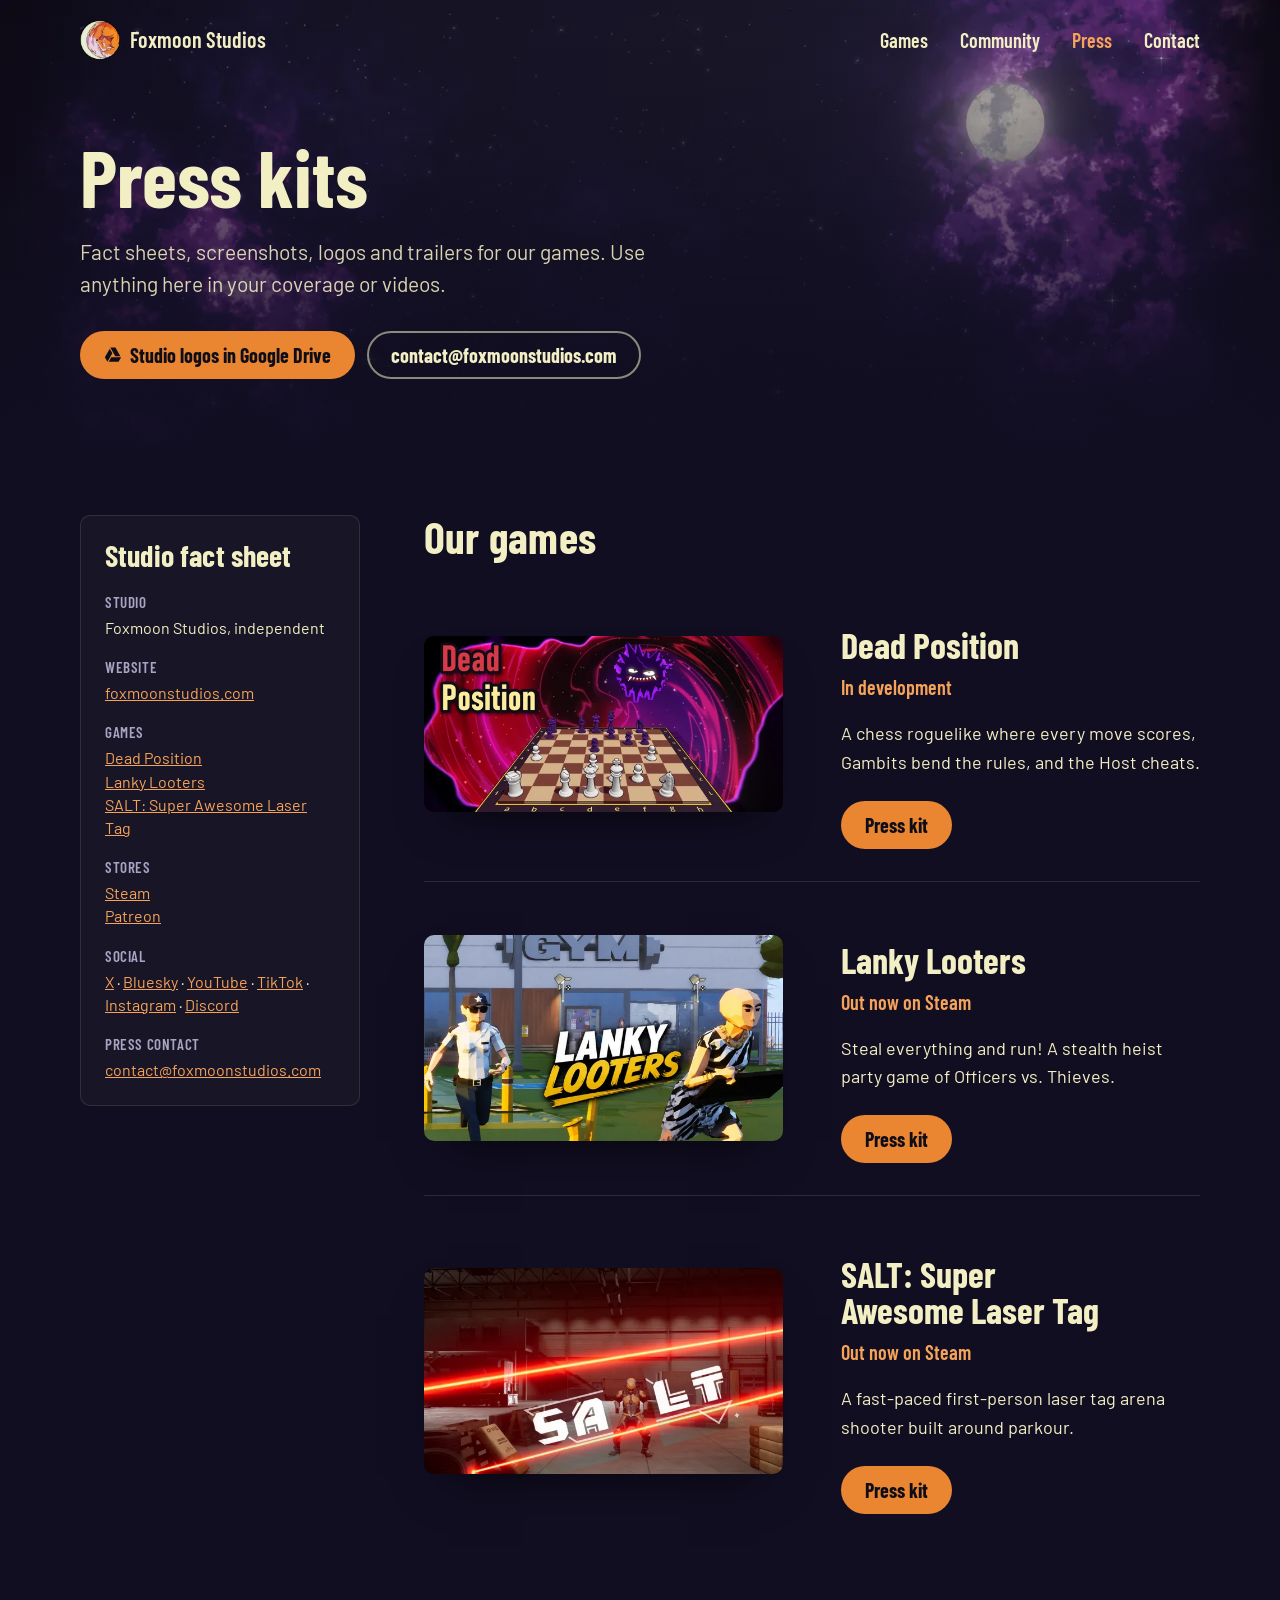
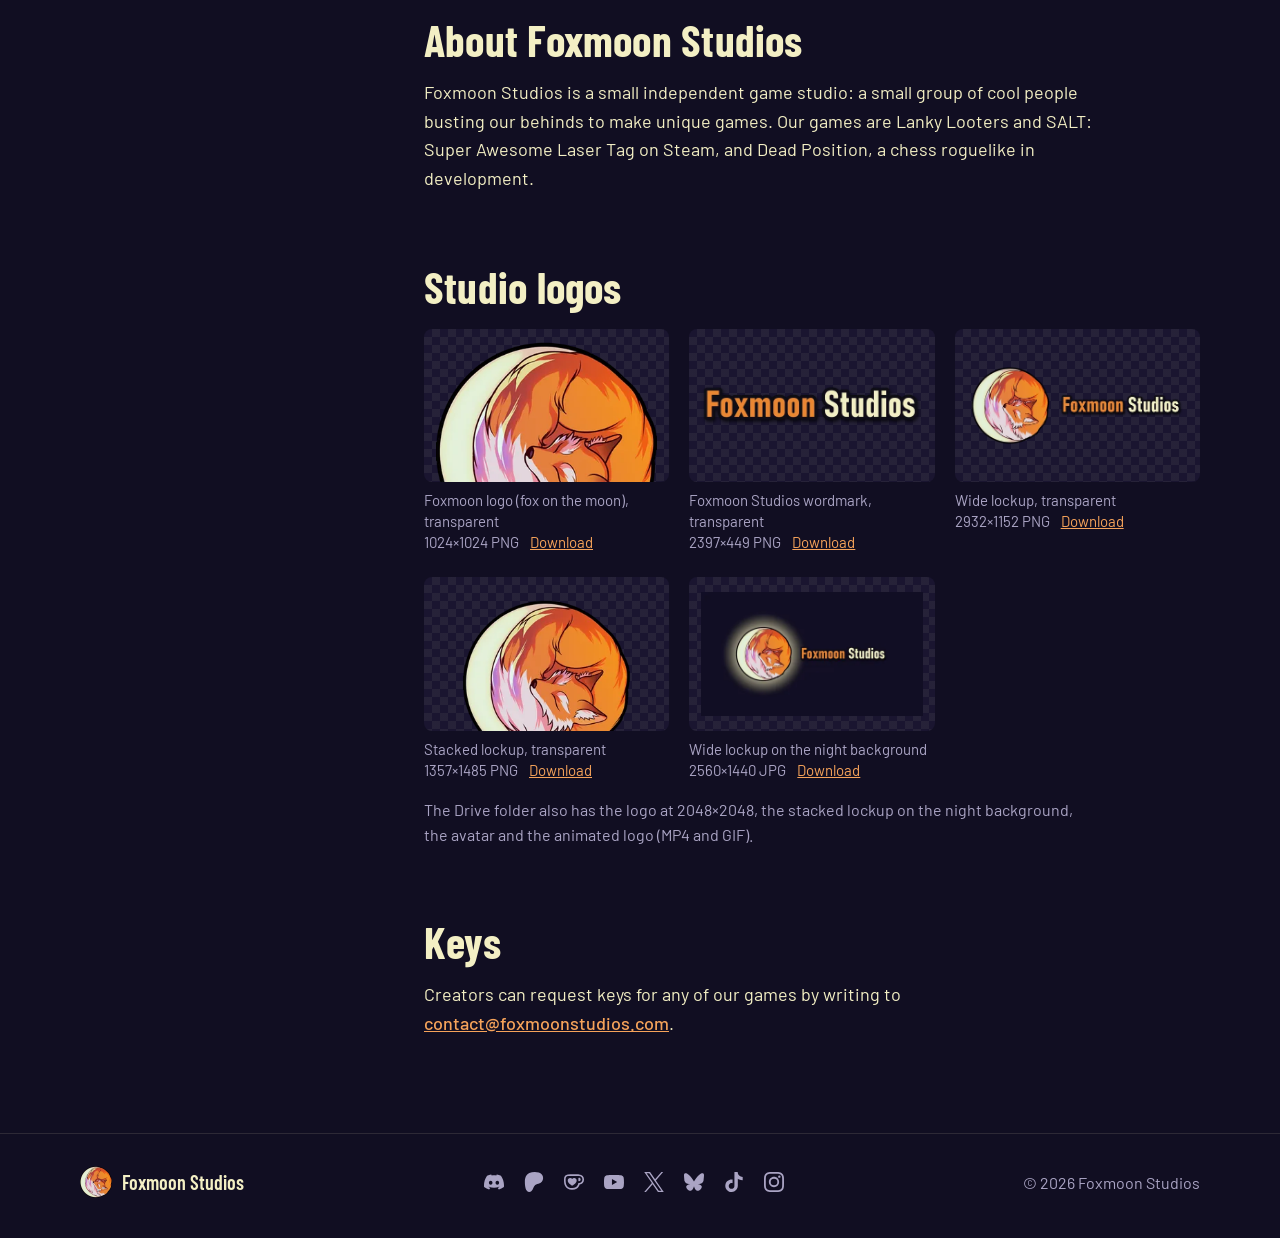
<file: press/index.html>
<!doctype html>
<html lang="en">
<head>
  <meta charset="utf-8">
  <meta name="viewport" content="width=device-width, initial-scale=1">
  <title>Press kits | Foxmoon Studios</title>
  <meta name="description" content="Press kits for Foxmoon Studios&#x27; games: fact sheets, screenshots, logos and trailers for Dead Position, Lanky Looters and SALT: Super Awesome Laser Tag.">
  <meta name="theme-color" content="#110e22">
  <link rel="canonical" href="https://foxmoonstudios.com/press/">

  <meta property="og:type" content="website">
  <meta property="og:site_name" content="Foxmoon Studios">
  <meta property="og:title" content="Press kits | Foxmoon Studios">
  <meta property="og:description" content="Press kits for Foxmoon Studios&#x27; games: fact sheets, screenshots, logos and trailers for Dead Position, Lanky Looters and SALT: Super Awesome Laser Tag.">
  <meta property="og:url" content="https://foxmoonstudios.com/press/">
  <meta property="og:image" content="https://foxmoonstudios.com/assets/og-image.jpg">
  <meta name="twitter:card" content="summary_large_image">
  <meta name="twitter:site" content="@FoxmoonStudios">

  <link rel="icon" href="/favicon.ico" sizes="48x48">
  <link rel="icon" href="/assets/favicon-64.png" type="image/png" sizes="64x64">
  <link rel="apple-touch-icon" href="/assets/apple-touch-icon.png">

  <link rel="preload" href="/assets/fonts/barlow-condensed-700.woff2" as="font" type="font/woff2" crossorigin>
  <link rel="preload" href="/assets/fonts/barlow-400.woff2" as="font" type="font/woff2" crossorigin>
  <link rel="stylesheet" href="/styles.css?v=2026-10-30">
</head>
<body class="press-page">
  <svg width="0" height="0" style="position:absolute" aria-hidden="true">
    <symbol id="i-discord" viewBox="0 0 24 24"><path d="M20.317 4.3698a19.7913 19.7913 0 00-4.8851-1.5152.0741.0741 0 00-.0785.0371c-.211.3753-.4447.8648-.6083 1.2495-1.8447-.2762-3.68-.2762-5.4868 0-.1636-.3933-.4058-.8742-.6177-1.2495a.077.077 0 00-.0785-.037 19.7363 19.7363 0 00-4.8852 1.515.0699.0699 0 00-.0321.0277C.5334 9.0458-.319 13.5799.0992 18.0578a.0824.0824 0 00.0312.0561c2.0528 1.5076 4.0413 2.4228 5.9929 3.0294a.0777.0777 0 00.0842-.0276c.4616-.6304.8731-1.2952 1.226-1.9942a.076.076 0 00-.0416-.1057c-.6528-.2476-1.2743-.5495-1.8722-.8923a.077.077 0 01-.0076-.1277c.1258-.0943.2517-.1923.3718-.2914a.0743.0743 0 01.0776-.0105c3.9278 1.7933 8.18 1.7933 12.0614 0a.0739.0739 0 01.0785.0095c.1202.099.246.1981.3728.2924a.077.077 0 01-.0066.1276 12.2986 12.2986 0 01-1.873.8914.0766.0766 0 00-.0407.1067c.3604.698.7719 1.3628 1.225 1.9932a.076.076 0 00.0842.0286c1.961-.6067 3.9495-1.5219 6.0023-3.0294a.077.077 0 00.0313-.0552c.5004-5.177-.8382-9.6739-3.5485-13.6604a.061.061 0 00-.0312-.0286zM8.02 15.3312c-1.1825 0-2.1569-1.0857-2.1569-2.419 0-1.3332.9555-2.4189 2.157-2.4189 1.2108 0 2.1757 1.0952 2.1568 2.419 0 1.3332-.9555 2.4189-2.1569 2.4189zm7.9748 0c-1.1825 0-2.1569-1.0857-2.1569-2.419 0-1.3332.9554-2.4189 2.1569-2.4189 1.2108 0 2.1757 1.0952 2.1568 2.419 0 1.3332-.946 2.4189-2.1568 2.4189Z"/></symbol>
    <symbol id="i-patreon" viewBox="0 0 24 24"><path d="M22.957 7.21c-.004-3.064-2.391-5.576-5.191-6.482-3.478-1.125-8.064-.962-11.384.604C2.357 3.231 1.093 7.391 1.046 11.54c-.039 3.411.302 12.396 5.369 12.46 3.765.047 4.326-4.804 6.068-7.141 1.24-1.662 2.836-2.132 4.801-2.618 3.376-.836 5.678-3.501 5.673-7.031Z"/></symbol>
    <symbol id="i-kofi" viewBox="0 0 24 24"><path d="M11.351 2.715c-2.7 0-4.986.025-6.83.26C2.078 3.285 0 5.154 0 8.61c0 3.506.182 6.13 1.585 8.493 1.584 2.701 4.233 4.182 7.662 4.182h.83c4.209 0 6.494-2.234 7.637-4a9.5 9.5 0 0 0 1.091-2.338C21.792 14.688 24 12.22 24 9.208v-.415c0-3.247-2.13-5.507-5.792-5.87-1.558-.156-2.65-.208-6.857-.208m0 1.947c4.208 0 5.09.052 6.571.182 2.624.311 4.13 1.584 4.13 4v.39c0 2.156-1.792 3.844-3.87 3.844h-.935l-.156.649c-.208 1.013-.597 1.818-1.039 2.546-.909 1.428-2.545 3.064-5.922 3.064h-.805c-2.571 0-4.831-.883-6.078-3.195-1.09-2-1.298-4.155-1.298-7.506 0-2.181.857-3.402 3.012-3.714 1.533-.233 3.559-.26 6.39-.26m6.547 2.287c-.416 0-.65.234-.65.546v2.935c0 .311.234.545.65.545 1.324 0 2.051-.754 2.051-2s-.727-2.026-2.052-2.026m-10.39.182c-1.818 0-3.013 1.48-3.013 3.142 0 1.533.858 2.857 1.949 3.897.727.701 1.87 1.429 2.649 1.896a1.47 1.47 0 0 0 1.507 0c.78-.467 1.922-1.195 2.623-1.896 1.117-1.039 1.974-2.364 1.974-3.897 0-1.662-1.247-3.142-3.039-3.142-1.065 0-1.792.545-2.338 1.298-.493-.753-1.246-1.298-2.312-1.298"/></symbol>
    <symbol id="i-youtube" viewBox="0 0 24 24"><path d="M23.498 6.186a3.016 3.016 0 0 0-2.122-2.136C19.505 3.545 12 3.545 12 3.545s-7.505 0-9.377.505A3.017 3.017 0 0 0 .502 6.186C0 8.07 0 12 0 12s0 3.93.502 5.814a3.016 3.016 0 0 0 2.122 2.136c1.871.505 9.376.505 9.376.505s7.505 0 9.377-.505a3.015 3.015 0 0 0 2.122-2.136C24 15.93 24 12 24 12s0-3.93-.502-5.814zM9.545 15.568V8.432L15.818 12l-6.273 3.568z"/></symbol>
    <symbol id="i-x" viewBox="0 0 24 24"><path d="M14.234 10.162 22.977 0h-2.072l-7.591 8.824L7.251 0H.258l9.168 13.343L.258 24H2.33l8.016-9.318L16.749 24h6.993zm-2.837 3.299-.929-1.329L3.076 1.56h3.182l5.965 8.532.929 1.329 7.754 11.09h-3.182z"/></symbol>
    <symbol id="i-tiktok" viewBox="0 0 24 24"><path d="M12.525.02c1.31-.02 2.61-.01 3.91-.02.08 1.53.63 3.09 1.75 4.17 1.12 1.11 2.7 1.62 4.24 1.79v4.03c-1.44-.05-2.89-.35-4.2-.97-.57-.26-1.1-.59-1.62-.93-.01 2.92.01 5.84-.02 8.75-.08 1.4-.54 2.79-1.35 3.94-1.31 1.92-3.58 3.17-5.91 3.21-1.43.08-2.86-.31-4.08-1.03-2.02-1.19-3.44-3.37-3.65-5.71-.02-.5-.03-1-.01-1.49.18-1.9 1.12-3.72 2.58-4.96 1.66-1.44 3.98-2.13 6.15-1.72.02 1.48-.04 2.96-.04 4.44-.99-.32-2.15-.23-3.02.37-.63.41-1.11 1.04-1.36 1.75-.21.51-.15 1.07-.14 1.61.24 1.64 1.82 3.02 3.5 2.87 1.12-.01 2.19-.66 2.77-1.61.19-.33.4-.67.41-1.06.1-1.79.06-3.57.07-5.36.01-4.03-.01-8.05.02-12.07z"/></symbol>
    <symbol id="i-instagram" viewBox="0 0 24 24"><path d="M7.0301.084c-1.2768.0602-2.1487.264-2.911.5634-.7888.3075-1.4575.72-2.1228 1.3877-.6652.6677-1.075 1.3368-1.3802 2.127-.2954.7638-.4956 1.6365-.552 2.914-.0564 1.2775-.0689 1.6882-.0626 4.947.0062 3.2586.0206 3.6671.0825 4.9473.061 1.2765.264 2.1482.5635 2.9107.308.7889.72 1.4573 1.388 2.1228.6679.6655 1.3365 1.0743 2.1285 1.38.7632.295 1.6361.4961 2.9134.552 1.2773.056 1.6884.069 4.9462.0627 3.2578-.0062 3.668-.0207 4.9478-.0814 1.28-.0607 2.147-.2652 2.9098-.5633.7889-.3086 1.4578-.72 2.1228-1.3881.665-.6682 1.0745-1.3378 1.3795-2.1284.2957-.7632.4966-1.636.552-2.9124.056-1.2809.0692-1.6898.063-4.948-.0063-3.2583-.021-3.6668-.0817-4.9465-.0607-1.2797-.264-2.1487-.5633-2.9117-.3084-.7889-.72-1.4568-1.3876-2.1228C21.2982 1.33 20.628.9208 19.8378.6165 19.074.321 18.2017.1197 16.9244.0645 15.6471.0093 15.236-.005 11.977.0014 8.718.0076 8.31.0215 7.0301.0839m.1402 21.6932c-1.17-.0509-1.8053-.2453-2.2287-.408-.5606-.216-.96-.4771-1.3819-.895-.422-.4178-.6811-.8186-.9-1.378-.1644-.4234-.3624-1.058-.4171-2.228-.0595-1.2645-.072-1.6442-.079-4.848-.007-3.2037.0053-3.583.0607-4.848.05-1.169.2456-1.805.408-2.2282.216-.5613.4762-.96.895-1.3816.4188-.4217.8184-.6814 1.3783-.9003.423-.1651 1.0575-.3614 2.227-.4171 1.2655-.06 1.6447-.072 4.848-.079 3.2033-.007 3.5835.005 4.8495.0608 1.169.0508 1.8053.2445 2.228.408.5608.216.96.4754 1.3816.895.4217.4194.6816.8176.9005 1.3787.1653.4217.3617 1.056.4169 2.2263.0602 1.2655.0739 1.645.0796 4.848.0058 3.203-.0055 3.5834-.061 4.848-.051 1.17-.245 1.8055-.408 2.2294-.216.5604-.4763.96-.8954 1.3814-.419.4215-.8181.6811-1.3783.9-.4224.1649-1.0577.3617-2.2262.4174-1.2656.0595-1.6448.072-4.8493.079-3.2045.007-3.5825-.006-4.848-.0608M16.953 5.5864A1.44 1.44 0 1 0 18.39 4.144a1.44 1.44 0 0 0-1.437 1.4424M5.8385 12.012c.0067 3.4032 2.7706 6.1557 6.173 6.1493 3.4026-.0065 6.157-2.7701 6.1506-6.1733-.0065-3.4032-2.771-6.1565-6.174-6.1498-3.403.0067-6.156 2.771-6.1496 6.1738M8 12.0077a4 4 0 1 1 4.008 3.9921A3.9996 3.9996 0 0 1 8 12.0077"/></symbol>
    <symbol id="i-bluesky" viewBox="0 0 24 24"><path d="M5.202 2.857C7.954 4.922 10.913 9.11 12 11.358c1.087-2.247 4.046-6.436 6.798-8.501C20.783 1.366 24 .213 24 3.883c0 .732-.42 6.156-.667 7.037-.856 3.061-3.978 3.842-6.755 3.37 4.854.826 6.089 3.562 3.422 6.299-5.065 5.196-7.28-1.304-7.847-2.97-.104-.305-.152-.448-.153-.327 0-.121-.05.022-.153.327-.568 1.666-2.782 8.166-7.847 2.97-2.667-2.737-1.432-5.473 3.422-6.3-2.777.473-5.899-.308-6.755-3.369C.42 10.04 0 4.615 0 3.883c0-3.67 3.217-2.517 5.202-1.026"/></symbol>
    <symbol id="i-steam" viewBox="0 0 24 24"><path d="M11.979 0C5.678 0 .511 4.86.022 11.037l6.432 2.658c.545-.371 1.203-.59 1.912-.59.063 0 .125.004.188.006l2.861-4.142V8.91c0-2.495 2.028-4.524 4.524-4.524 2.494 0 4.524 2.031 4.524 4.527s-2.03 4.525-4.524 4.525h-.105l-4.076 2.911c0 .052.004.105.004.159 0 1.875-1.515 3.396-3.39 3.396-1.635 0-3.016-1.173-3.331-2.727L.436 15.27C1.862 20.307 6.486 24 11.979 24c6.627 0 11.999-5.373 11.999-12S18.605 0 11.979 0zM7.54 18.21l-1.473-.61c.262.543.714.999 1.314 1.25 1.297.539 2.793-.076 3.332-1.375.263-.63.264-1.319.005-1.949s-.75-1.121-1.377-1.383c-.624-.26-1.29-.249-1.878-.03l1.523.63c.956.4 1.409 1.5 1.009 2.455-.397.957-1.497 1.41-2.454 1.012H7.54zm11.415-9.303c0-1.662-1.353-3.015-3.015-3.015-1.665 0-3.015 1.353-3.015 3.015 0 1.665 1.35 3.015 3.015 3.015 1.663 0 3.015-1.35 3.015-3.015zm-5.273-.005c0-1.252 1.013-2.266 2.265-2.266 1.249 0 2.266 1.014 2.266 2.266 0 1.251-1.017 2.265-2.266 2.265-1.253 0-2.265-1.014-2.265-2.265z"/></symbol>
    <symbol id="i-download" viewBox="0 0 24 24"><path d="M11 3h2v9.17l3.59-3.58L18 10l-6 6-6-6 1.41-1.41L11 12.17zM5 18h14v2H5z"/></symbol>
    <symbol id="i-drive" viewBox="0 0 24 24"><path d="M7.71 3.5 1.15 15l3.43 6 6.55-11.5zM9.73 15 6.3 21h13.12l3.43-6zm12.12-1.5L15.29 2H8.43l6.56 11.5z"/></symbol>
    <symbol id="i-pause" viewBox="0 0 24 24"><path d="M6 4h4v16H6zM14 4h4v16h-4z"/></symbol>
    <symbol id="i-play" viewBox="0 0 24 24"><path d="M7 4v16l13-8z"/></symbol>
  </svg>

  <a class="skip" href="#main">Skip to content</a>

  <header class="site-header">
    <div class="wrap">
      <a class="brand" href="/" aria-label="Foxmoon Studios, home">
        <img src="/assets/fox-mark.webp" width="128" height="128" alt="">
        <span>Foxmoon Studios</span>
      </a>
      <nav class="site-nav" aria-label="Main">
        <ul>
          <li><a href="/#games">Games</a></li>
          <li><a href="/#follow">Community</a></li>
          <li><a href="/press/" aria-current="page">Press</a></li>
          <li><a href="/#contact">Contact</a></li>
        </ul>
      </nav>
    </div>
  </header>

  <main id="main">
    <section class="press-hero press-hero--studio">
      <div class="wrap">
        <h1>Press kits</h1>
        <p class="tagline">Fact sheets, screenshots, logos and trailers for our games. Use anything here in your coverage or videos.</p>
        <div class="actions">
          <a class="btn btn-primary" href="https://drive.google.com/drive/folders/1sYWnAkfx_IfPNrVnxdo467ZwsFC0ykCt?usp=sharing" target="_blank" rel="noopener">
            <svg aria-hidden="true"><use href="#i-drive"/></svg>
            Studio logos in Google Drive
          </a>
          <a class="btn btn-ghost" href="mailto:contact@foxmoonstudios.com">contact@foxmoonstudios.com</a>
        </div>
      </div>
    </section>

    <div class="wrap press-layout">
      <aside class="factsheet" aria-labelledby="facts-title">
        <h2 id="facts-title">Studio fact sheet</h2>
        <dl>
          <dt>Studio</dt>
          <dd>Foxmoon Studios, independent</dd>
          <dt>Website</dt>
          <dd><a href="https://foxmoonstudios.com/">foxmoonstudios.com</a></dd>
          <dt>Games</dt>
          <dd><a href="/press/dead-position/">Dead Position</a><br><a href="/press/lanky-looters/">Lanky Looters</a><br><a href="/press/salt/">SALT: Super Awesome Laser Tag</a></dd>
          <dt>Stores</dt>
          <dd><a href="https://store.steampowered.com/search/?developer=Foxmoon%20Studios" target="_blank" rel="noopener">Steam</a><br><a href="https://www.patreon.com/c/FoxmoonStudios" target="_blank" rel="noopener">Patreon</a></dd>
          <dt>Social</dt>
          <dd><a href="https://x.com/FoxmoonStudios" target="_blank" rel="noopener">X</a> &middot; <a href="https://bsky.app/profile/foxmoonstudios.bsky.social" target="_blank" rel="noopener">Bluesky</a> &middot; <a href="https://www.youtube.com/channel/UCCgfZXBBQK3L-CTnOBrZfzQ" target="_blank" rel="noopener">YouTube</a> &middot; <a href="https://www.tiktok.com/@foxmoonstudiosofficial" target="_blank" rel="noopener">TikTok</a> &middot; <a href="https://www.instagram.com/foxmoonstudiosofficial/" target="_blank" rel="noopener">Instagram</a> &middot; <a href="https://discord.gg/VsGeaquYN5" target="_blank" rel="noopener">Discord</a></dd>
          <dt>Press contact</dt>
          <dd><a href="mailto:contact@foxmoonstudios.com">contact@foxmoonstudios.com</a></dd>
        </dl>
      </aside>

      <div class="press-main">
        <section class="press-block" aria-labelledby="games-title">
          <h2 id="games-title">Our games</h2>
          <ul class="game-list press-games">
          <li class="game">
            <a class="game-art" href="/press/dead-position/" tabindex="-1" aria-hidden="true">
              <img src="/press/img/dead-position/dead-position-banner-thumb.webp" width="640" height="313" loading="lazy" alt="">
            </a>
            <div class="game-info">
              <h3>Dead Position</h3>
              <p class="game-status">In development</p>
              <p class="game-desc">A chess roguelike where every move scores, Gambits bend the rules, and the Host cheats.</p>
              <a class="btn btn-primary" href="/press/dead-position/">Press kit</a>
            </div>
          </li>
          <li class="game">
            <a class="game-art" href="/press/lanky-looters/" tabindex="-1" aria-hidden="true">
              <img src="/press/img/lanky-looters/lanky-looters-capsule-thumb.webp" width="640" height="367" loading="lazy" alt="">
            </a>
            <div class="game-info">
              <h3>Lanky Looters</h3>
              <p class="game-status">Out now on Steam</p>
              <p class="game-desc">Steal everything and run! A stealth heist party game of Officers vs. Thieves.</p>
              <a class="btn btn-primary" href="/press/lanky-looters/">Press kit</a>
            </div>
          </li>
          <li class="game">
            <a class="game-art" href="/press/salt/" tabindex="-1" aria-hidden="true">
              <img src="/press/img/salt/salt-capsule-thumb.webp" width="640" height="367" loading="lazy" alt="">
            </a>
            <div class="game-info">
              <h3>SALT: Super Awesome Laser Tag</h3>
              <p class="game-status">Out now on Steam</p>
              <p class="game-desc">A fast-paced first-person laser tag arena shooter built around parkour.</p>
              <a class="btn btn-primary" href="/press/salt/">Press kit</a>
            </div>
          </li>
          </ul>
        </section>

        <section class="press-block" aria-labelledby="studio-about-title">
          <h2 id="studio-about-title">About Foxmoon Studios</h2>
          <p>Foxmoon Studios is a small independent game studio: a small group of cool people busting our behinds to make unique games. Our games are Lanky Looters and SALT: Super Awesome Laser Tag on Steam, and Dead Position, a chess roguelike in development.</p>
        </section>

        <section class="press-block press-block--media" aria-labelledby="logos-title">
          <h2 id="logos-title">Studio logos</h2>
          <ul class="media-grid media-grid--art">
            <li>
              <a href="/press/img/studio/foxmoon-logo.png" download>
                <img src="/press/img/studio/foxmoon-logo-thumb.webp" width="320" height="320" loading="lazy" alt="Foxmoon logo (fox on the moon), transparent">
              </a>
              <p>Foxmoon logo (fox on the moon), transparent<br><span class="media-meta">1024&times;1024 PNG</span> <a href="/press/img/studio/foxmoon-logo.png" download>Download</a></p>
            </li>
            <li>
              <a href="/press/img/studio/foxmoon-wordmark.png" download>
                <img src="/press/img/studio/foxmoon-wordmark-thumb.webp" width="480" height="90" loading="lazy" alt="Foxmoon Studios wordmark, transparent">
              </a>
              <p>Foxmoon Studios wordmark, transparent<br><span class="media-meta">2397&times;449 PNG</span> <a href="/press/img/studio/foxmoon-wordmark.png" download>Download</a></p>
            </li>
            <li>
              <a href="/press/img/studio/foxmoon-lockup-wide.png" download>
                <img src="/press/img/studio/foxmoon-lockup-wide-thumb.webp" width="480" height="189" loading="lazy" alt="Wide lockup, transparent">
              </a>
              <p>Wide lockup, transparent<br><span class="media-meta">2932&times;1152 PNG</span> <a href="/press/img/studio/foxmoon-lockup-wide.png" download>Download</a></p>
            </li>
            <li>
              <a href="/press/img/studio/foxmoon-lockup-stacked.png" download>
                <img src="/press/img/studio/foxmoon-lockup-stacked-thumb.webp" width="320" height="350" loading="lazy" alt="Stacked lockup, transparent">
              </a>
              <p>Stacked lockup, transparent<br><span class="media-meta">1357&times;1485 PNG</span> <a href="/press/img/studio/foxmoon-lockup-stacked.png" download>Download</a></p>
            </li>
            <li>
              <a href="/press/img/studio/foxmoon-lockup-wide-night.jpg" download>
                <img src="/press/img/studio/foxmoon-lockup-wide-night-thumb.webp" width="480" height="270" loading="lazy" alt="Wide lockup on the night background">
              </a>
              <p>Wide lockup on the night background<br><span class="media-meta">2560&times;1440 JPG</span> <a href="/press/img/studio/foxmoon-lockup-wide-night.jpg" download>Download</a></p>
            </li>
          </ul>
          <p class="press-note">The Drive folder also has the logo at 2048&times;2048, the stacked lockup on the night background, the avatar and the animated logo (MP4 and GIF).</p>
        </section>

        <section class="press-block" aria-labelledby="keys-title">
          <h2 id="keys-title">Keys</h2>
          <p>Creators can request keys for any of our games by writing to <a class="press-email" href="mailto:contact@foxmoonstudios.com">contact@foxmoonstudios.com</a>.</p>
        </section>
      </div>
    </div>

  </main>

  <footer class="site-footer">
    <div class="wrap">
      <a class="brand" href="/">
        <img src="/assets/fox-mark.webp" width="128" height="128" alt="">
        <span>Foxmoon Studios</span>
      </a>
      <ul class="footer-socials">
        <li><a href="https://discord.gg/VsGeaquYN5" target="_blank" rel="noopener" aria-label="Discord"><svg aria-hidden="true"><use href="#i-discord"/></svg></a></li>
        <li><a href="https://www.patreon.com/c/FoxmoonStudios" target="_blank" rel="noopener" aria-label="Patreon"><svg aria-hidden="true"><use href="#i-patreon"/></svg></a></li>
        <li><a href="https://ko-fi.com/foxmoonstudios" target="_blank" rel="noopener" aria-label="Ko-fi"><svg aria-hidden="true"><use href="#i-kofi"/></svg></a></li>
        <li><a href="https://www.youtube.com/channel/UCCgfZXBBQK3L-CTnOBrZfzQ" target="_blank" rel="noopener" aria-label="YouTube"><svg aria-hidden="true"><use href="#i-youtube"/></svg></a></li>
        <li><a href="https://x.com/FoxmoonStudios" target="_blank" rel="noopener" aria-label="X"><svg aria-hidden="true"><use href="#i-x"/></svg></a></li>
        <li><a href="https://bsky.app/profile/foxmoonstudios.bsky.social" target="_blank" rel="noopener" aria-label="Bluesky"><svg aria-hidden="true"><use href="#i-bluesky"/></svg></a></li>
        <li><a href="https://www.tiktok.com/@foxmoonstudiosofficial" target="_blank" rel="noopener" aria-label="TikTok"><svg aria-hidden="true"><use href="#i-tiktok"/></svg></a></li>
        <li><a href="https://www.instagram.com/foxmoonstudiosofficial/" target="_blank" rel="noopener" aria-label="Instagram"><svg aria-hidden="true"><use href="#i-instagram"/></svg></a></li>
      </ul>
      <p>&copy; <span data-year>2026</span> Foxmoon Studios</p>
    </div>
  </footer>

  <script>
    document.querySelector("[data-year]").textContent = new Date().getFullYear();

    // The header stays at the top; once the page scrolls under it, it gets
    // a backdrop (.is-scrolled in styles.css) so the links stay readable.
    (function () {
      var header = document.querySelector(".site-header");
      function update() { header.classList.toggle("is-scrolled", window.scrollY > 8); }
      update();
      window.addEventListener("scroll", update, { passive: true });
    })();
  </script>
</body>
</html>
</file>
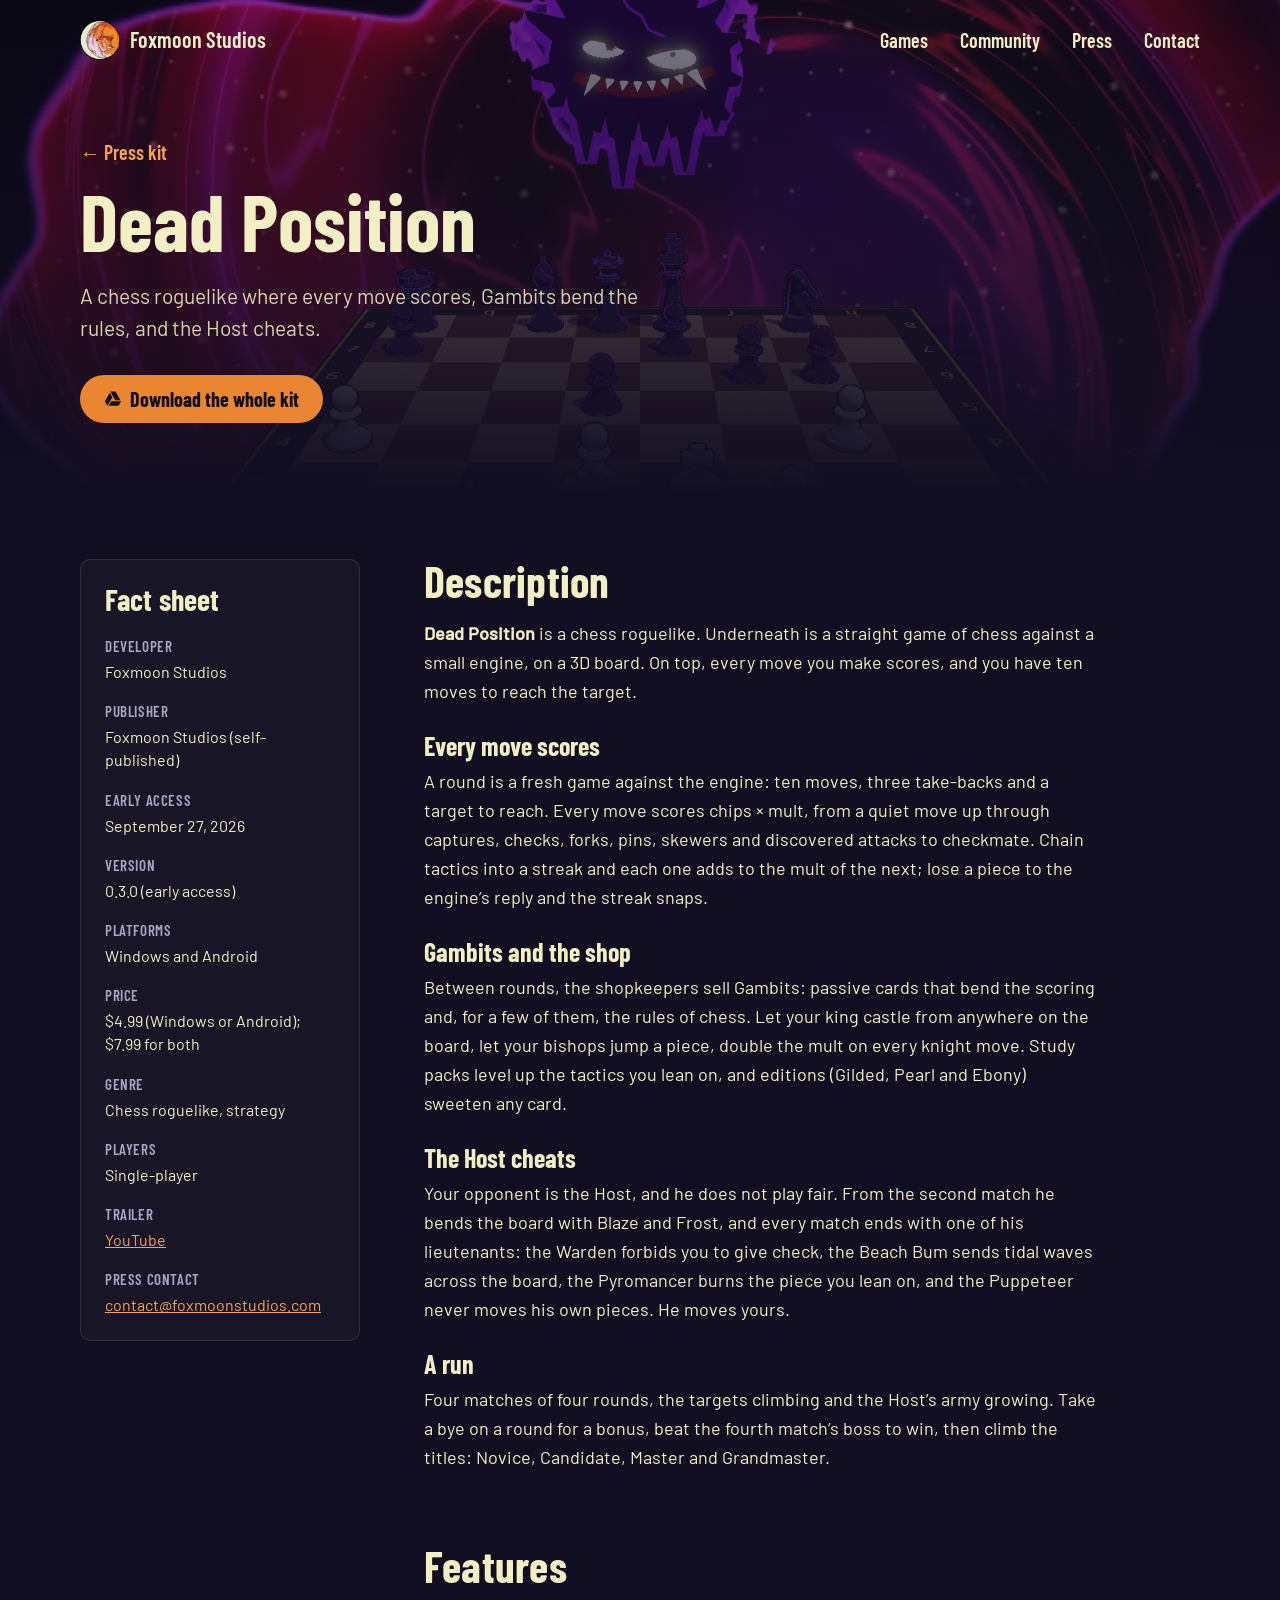
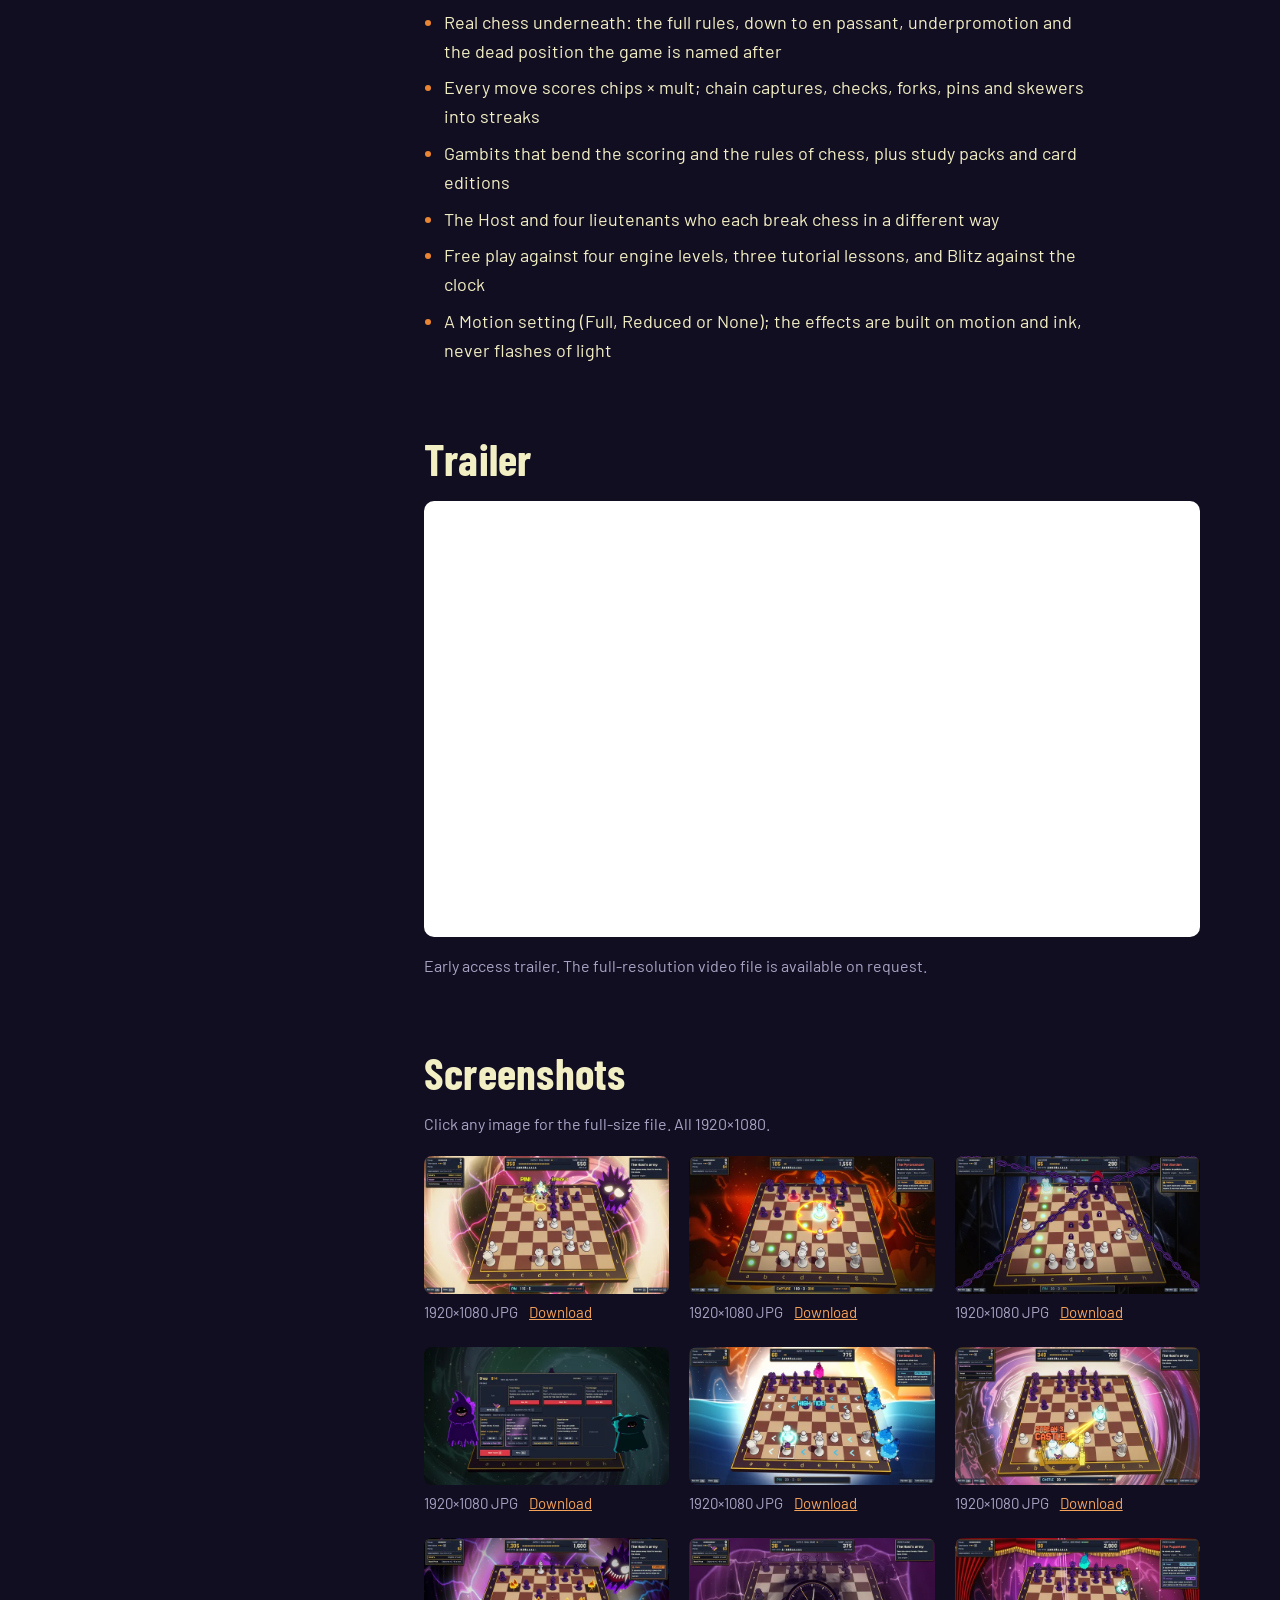
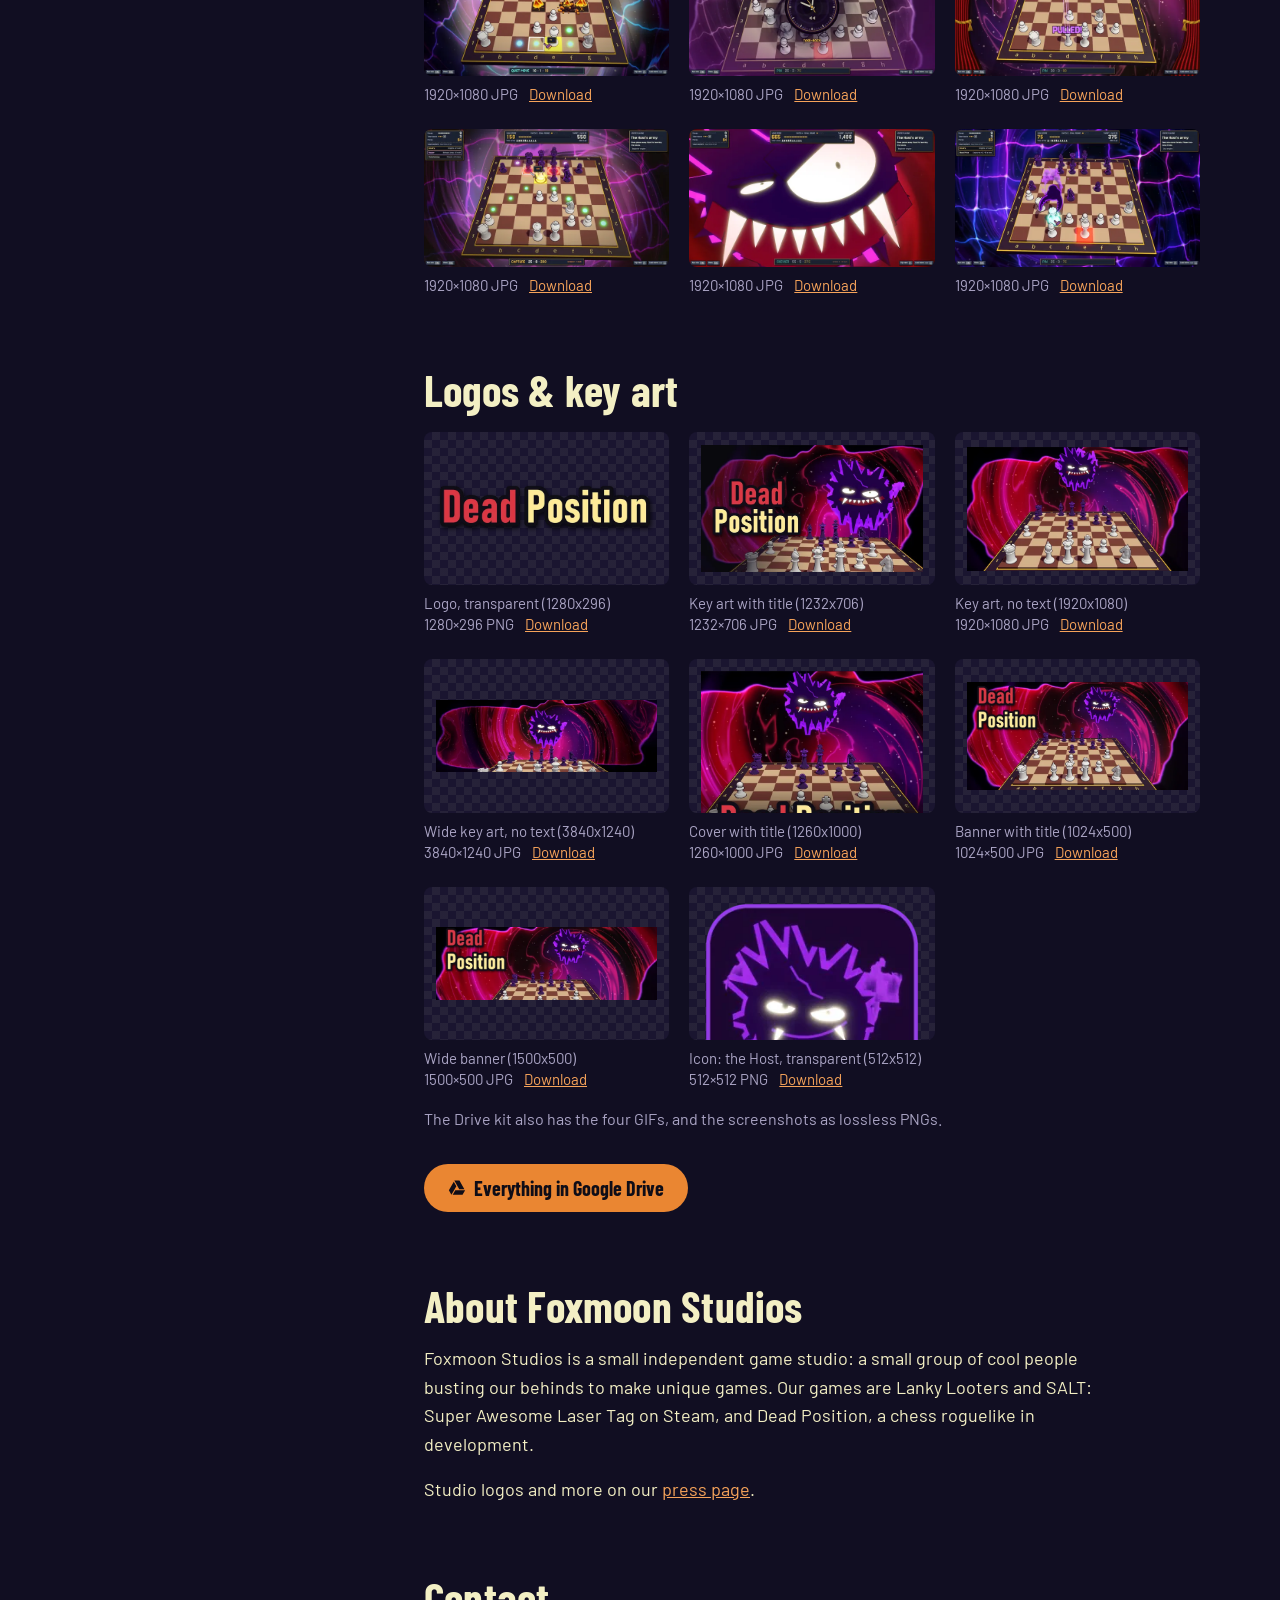
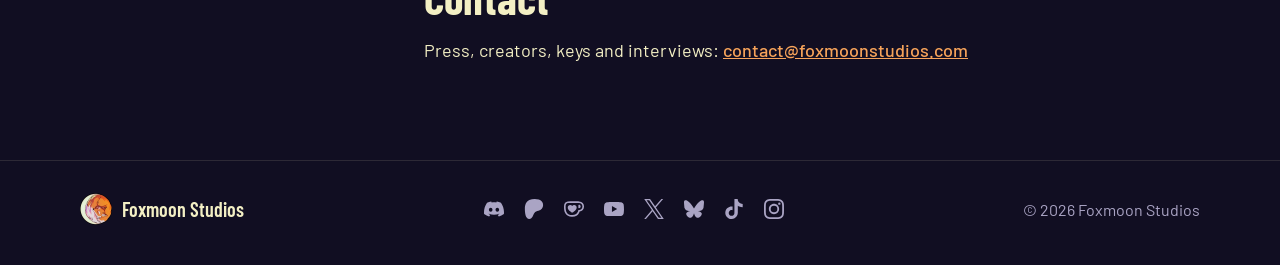
<file: press/dead-position/index.html>
<!doctype html>
<html lang="en">
<head>
  <meta charset="utf-8">
  <meta name="viewport" content="width=device-width, initial-scale=1">
  <title>Dead Position press kit | Foxmoon Studios</title>
  <meta name="description" content="Dead Position press kit: fact sheet, description, trailer, screenshots, logos and key art.">
  <meta name="theme-color" content="#110e22">
  <link rel="canonical" href="https://foxmoonstudios.com/press/dead-position/">

  <meta property="og:type" content="website">
  <meta property="og:site_name" content="Foxmoon Studios">
  <meta property="og:title" content="Dead Position press kit | Foxmoon Studios">
  <meta property="og:description" content="Dead Position press kit: fact sheet, description, trailer, screenshots, logos and key art.">
  <meta property="og:url" content="https://foxmoonstudios.com/press/dead-position/">
  <meta property="og:image" content="https://foxmoonstudios.com/press/img/dead-position/dead-position-banner.jpg">
  <meta name="twitter:card" content="summary_large_image">
  <meta name="twitter:site" content="@FoxmoonStudios">

  <link rel="icon" href="/favicon.ico" sizes="48x48">
  <link rel="icon" href="/assets/favicon-64.png" type="image/png" sizes="64x64">
  <link rel="apple-touch-icon" href="/assets/apple-touch-icon.png">

  <link rel="preload" href="/assets/fonts/barlow-condensed-700.woff2" as="font" type="font/woff2" crossorigin>
  <link rel="preload" href="/assets/fonts/barlow-400.woff2" as="font" type="font/woff2" crossorigin>
  <link rel="stylesheet" href="/styles.css?v=2026-10-30">
</head>
<body class="press-page">
  <svg width="0" height="0" style="position:absolute" aria-hidden="true">
    <symbol id="i-discord" viewBox="0 0 24 24"><path d="M20.317 4.3698a19.7913 19.7913 0 00-4.8851-1.5152.0741.0741 0 00-.0785.0371c-.211.3753-.4447.8648-.6083 1.2495-1.8447-.2762-3.68-.2762-5.4868 0-.1636-.3933-.4058-.8742-.6177-1.2495a.077.077 0 00-.0785-.037 19.7363 19.7363 0 00-4.8852 1.515.0699.0699 0 00-.0321.0277C.5334 9.0458-.319 13.5799.0992 18.0578a.0824.0824 0 00.0312.0561c2.0528 1.5076 4.0413 2.4228 5.9929 3.0294a.0777.0777 0 00.0842-.0276c.4616-.6304.8731-1.2952 1.226-1.9942a.076.076 0 00-.0416-.1057c-.6528-.2476-1.2743-.5495-1.8722-.8923a.077.077 0 01-.0076-.1277c.1258-.0943.2517-.1923.3718-.2914a.0743.0743 0 01.0776-.0105c3.9278 1.7933 8.18 1.7933 12.0614 0a.0739.0739 0 01.0785.0095c.1202.099.246.1981.3728.2924a.077.077 0 01-.0066.1276 12.2986 12.2986 0 01-1.873.8914.0766.0766 0 00-.0407.1067c.3604.698.7719 1.3628 1.225 1.9932a.076.076 0 00.0842.0286c1.961-.6067 3.9495-1.5219 6.0023-3.0294a.077.077 0 00.0313-.0552c.5004-5.177-.8382-9.6739-3.5485-13.6604a.061.061 0 00-.0312-.0286zM8.02 15.3312c-1.1825 0-2.1569-1.0857-2.1569-2.419 0-1.3332.9555-2.4189 2.157-2.4189 1.2108 0 2.1757 1.0952 2.1568 2.419 0 1.3332-.9555 2.4189-2.1569 2.4189zm7.9748 0c-1.1825 0-2.1569-1.0857-2.1569-2.419 0-1.3332.9554-2.4189 2.1569-2.4189 1.2108 0 2.1757 1.0952 2.1568 2.419 0 1.3332-.946 2.4189-2.1568 2.4189Z"/></symbol>
    <symbol id="i-patreon" viewBox="0 0 24 24"><path d="M22.957 7.21c-.004-3.064-2.391-5.576-5.191-6.482-3.478-1.125-8.064-.962-11.384.604C2.357 3.231 1.093 7.391 1.046 11.54c-.039 3.411.302 12.396 5.369 12.46 3.765.047 4.326-4.804 6.068-7.141 1.24-1.662 2.836-2.132 4.801-2.618 3.376-.836 5.678-3.501 5.673-7.031Z"/></symbol>
    <symbol id="i-kofi" viewBox="0 0 24 24"><path d="M11.351 2.715c-2.7 0-4.986.025-6.83.26C2.078 3.285 0 5.154 0 8.61c0 3.506.182 6.13 1.585 8.493 1.584 2.701 4.233 4.182 7.662 4.182h.83c4.209 0 6.494-2.234 7.637-4a9.5 9.5 0 0 0 1.091-2.338C21.792 14.688 24 12.22 24 9.208v-.415c0-3.247-2.13-5.507-5.792-5.87-1.558-.156-2.65-.208-6.857-.208m0 1.947c4.208 0 5.09.052 6.571.182 2.624.311 4.13 1.584 4.13 4v.39c0 2.156-1.792 3.844-3.87 3.844h-.935l-.156.649c-.208 1.013-.597 1.818-1.039 2.546-.909 1.428-2.545 3.064-5.922 3.064h-.805c-2.571 0-4.831-.883-6.078-3.195-1.09-2-1.298-4.155-1.298-7.506 0-2.181.857-3.402 3.012-3.714 1.533-.233 3.559-.26 6.39-.26m6.547 2.287c-.416 0-.65.234-.65.546v2.935c0 .311.234.545.65.545 1.324 0 2.051-.754 2.051-2s-.727-2.026-2.052-2.026m-10.39.182c-1.818 0-3.013 1.48-3.013 3.142 0 1.533.858 2.857 1.949 3.897.727.701 1.87 1.429 2.649 1.896a1.47 1.47 0 0 0 1.507 0c.78-.467 1.922-1.195 2.623-1.896 1.117-1.039 1.974-2.364 1.974-3.897 0-1.662-1.247-3.142-3.039-3.142-1.065 0-1.792.545-2.338 1.298-.493-.753-1.246-1.298-2.312-1.298"/></symbol>
    <symbol id="i-youtube" viewBox="0 0 24 24"><path d="M23.498 6.186a3.016 3.016 0 0 0-2.122-2.136C19.505 3.545 12 3.545 12 3.545s-7.505 0-9.377.505A3.017 3.017 0 0 0 .502 6.186C0 8.07 0 12 0 12s0 3.93.502 5.814a3.016 3.016 0 0 0 2.122 2.136c1.871.505 9.376.505 9.376.505s7.505 0 9.377-.505a3.015 3.015 0 0 0 2.122-2.136C24 15.93 24 12 24 12s0-3.93-.502-5.814zM9.545 15.568V8.432L15.818 12l-6.273 3.568z"/></symbol>
    <symbol id="i-x" viewBox="0 0 24 24"><path d="M14.234 10.162 22.977 0h-2.072l-7.591 8.824L7.251 0H.258l9.168 13.343L.258 24H2.33l8.016-9.318L16.749 24h6.993zm-2.837 3.299-.929-1.329L3.076 1.56h3.182l5.965 8.532.929 1.329 7.754 11.09h-3.182z"/></symbol>
    <symbol id="i-tiktok" viewBox="0 0 24 24"><path d="M12.525.02c1.31-.02 2.61-.01 3.91-.02.08 1.53.63 3.09 1.75 4.17 1.12 1.11 2.7 1.62 4.24 1.79v4.03c-1.44-.05-2.89-.35-4.2-.97-.57-.26-1.1-.59-1.62-.93-.01 2.92.01 5.84-.02 8.75-.08 1.4-.54 2.79-1.35 3.94-1.31 1.92-3.58 3.17-5.91 3.21-1.43.08-2.86-.31-4.08-1.03-2.02-1.19-3.44-3.37-3.65-5.71-.02-.5-.03-1-.01-1.49.18-1.9 1.12-3.72 2.58-4.96 1.66-1.44 3.98-2.13 6.15-1.72.02 1.48-.04 2.96-.04 4.44-.99-.32-2.15-.23-3.02.37-.63.41-1.11 1.04-1.36 1.75-.21.51-.15 1.07-.14 1.61.24 1.64 1.82 3.02 3.5 2.87 1.12-.01 2.19-.66 2.77-1.61.19-.33.4-.67.41-1.06.1-1.79.06-3.57.07-5.36.01-4.03-.01-8.05.02-12.07z"/></symbol>
    <symbol id="i-instagram" viewBox="0 0 24 24"><path d="M7.0301.084c-1.2768.0602-2.1487.264-2.911.5634-.7888.3075-1.4575.72-2.1228 1.3877-.6652.6677-1.075 1.3368-1.3802 2.127-.2954.7638-.4956 1.6365-.552 2.914-.0564 1.2775-.0689 1.6882-.0626 4.947.0062 3.2586.0206 3.6671.0825 4.9473.061 1.2765.264 2.1482.5635 2.9107.308.7889.72 1.4573 1.388 2.1228.6679.6655 1.3365 1.0743 2.1285 1.38.7632.295 1.6361.4961 2.9134.552 1.2773.056 1.6884.069 4.9462.0627 3.2578-.0062 3.668-.0207 4.9478-.0814 1.28-.0607 2.147-.2652 2.9098-.5633.7889-.3086 1.4578-.72 2.1228-1.3881.665-.6682 1.0745-1.3378 1.3795-2.1284.2957-.7632.4966-1.636.552-2.9124.056-1.2809.0692-1.6898.063-4.948-.0063-3.2583-.021-3.6668-.0817-4.9465-.0607-1.2797-.264-2.1487-.5633-2.9117-.3084-.7889-.72-1.4568-1.3876-2.1228C21.2982 1.33 20.628.9208 19.8378.6165 19.074.321 18.2017.1197 16.9244.0645 15.6471.0093 15.236-.005 11.977.0014 8.718.0076 8.31.0215 7.0301.0839m.1402 21.6932c-1.17-.0509-1.8053-.2453-2.2287-.408-.5606-.216-.96-.4771-1.3819-.895-.422-.4178-.6811-.8186-.9-1.378-.1644-.4234-.3624-1.058-.4171-2.228-.0595-1.2645-.072-1.6442-.079-4.848-.007-3.2037.0053-3.583.0607-4.848.05-1.169.2456-1.805.408-2.2282.216-.5613.4762-.96.895-1.3816.4188-.4217.8184-.6814 1.3783-.9003.423-.1651 1.0575-.3614 2.227-.4171 1.2655-.06 1.6447-.072 4.848-.079 3.2033-.007 3.5835.005 4.8495.0608 1.169.0508 1.8053.2445 2.228.408.5608.216.96.4754 1.3816.895.4217.4194.6816.8176.9005 1.3787.1653.4217.3617 1.056.4169 2.2263.0602 1.2655.0739 1.645.0796 4.848.0058 3.203-.0055 3.5834-.061 4.848-.051 1.17-.245 1.8055-.408 2.2294-.216.5604-.4763.96-.8954 1.3814-.419.4215-.8181.6811-1.3783.9-.4224.1649-1.0577.3617-2.2262.4174-1.2656.0595-1.6448.072-4.8493.079-3.2045.007-3.5825-.006-4.848-.0608M16.953 5.5864A1.44 1.44 0 1 0 18.39 4.144a1.44 1.44 0 0 0-1.437 1.4424M5.8385 12.012c.0067 3.4032 2.7706 6.1557 6.173 6.1493 3.4026-.0065 6.157-2.7701 6.1506-6.1733-.0065-3.4032-2.771-6.1565-6.174-6.1498-3.403.0067-6.156 2.771-6.1496 6.1738M8 12.0077a4 4 0 1 1 4.008 3.9921A3.9996 3.9996 0 0 1 8 12.0077"/></symbol>
    <symbol id="i-bluesky" viewBox="0 0 24 24"><path d="M5.202 2.857C7.954 4.922 10.913 9.11 12 11.358c1.087-2.247 4.046-6.436 6.798-8.501C20.783 1.366 24 .213 24 3.883c0 .732-.42 6.156-.667 7.037-.856 3.061-3.978 3.842-6.755 3.37 4.854.826 6.089 3.562 3.422 6.299-5.065 5.196-7.28-1.304-7.847-2.97-.104-.305-.152-.448-.153-.327 0-.121-.05.022-.153.327-.568 1.666-2.782 8.166-7.847 2.97-2.667-2.737-1.432-5.473 3.422-6.3-2.777.473-5.899-.308-6.755-3.369C.42 10.04 0 4.615 0 3.883c0-3.67 3.217-2.517 5.202-1.026"/></symbol>
    <symbol id="i-steam" viewBox="0 0 24 24"><path d="M11.979 0C5.678 0 .511 4.86.022 11.037l6.432 2.658c.545-.371 1.203-.59 1.912-.59.063 0 .125.004.188.006l2.861-4.142V8.91c0-2.495 2.028-4.524 4.524-4.524 2.494 0 4.524 2.031 4.524 4.527s-2.03 4.525-4.524 4.525h-.105l-4.076 2.911c0 .052.004.105.004.159 0 1.875-1.515 3.396-3.39 3.396-1.635 0-3.016-1.173-3.331-2.727L.436 15.27C1.862 20.307 6.486 24 11.979 24c6.627 0 11.999-5.373 11.999-12S18.605 0 11.979 0zM7.54 18.21l-1.473-.61c.262.543.714.999 1.314 1.25 1.297.539 2.793-.076 3.332-1.375.263-.63.264-1.319.005-1.949s-.75-1.121-1.377-1.383c-.624-.26-1.29-.249-1.878-.03l1.523.63c.956.4 1.409 1.5 1.009 2.455-.397.957-1.497 1.41-2.454 1.012H7.54zm11.415-9.303c0-1.662-1.353-3.015-3.015-3.015-1.665 0-3.015 1.353-3.015 3.015 0 1.665 1.35 3.015 3.015 3.015 1.663 0 3.015-1.35 3.015-3.015zm-5.273-.005c0-1.252 1.013-2.266 2.265-2.266 1.249 0 2.266 1.014 2.266 2.266 0 1.251-1.017 2.265-2.266 2.265-1.253 0-2.265-1.014-2.265-2.265z"/></symbol>
    <symbol id="i-download" viewBox="0 0 24 24"><path d="M11 3h2v9.17l3.59-3.58L18 10l-6 6-6-6 1.41-1.41L11 12.17zM5 18h14v2H5z"/></symbol>
    <symbol id="i-drive" viewBox="0 0 24 24"><path d="M7.71 3.5 1.15 15l3.43 6 6.55-11.5zM9.73 15 6.3 21h13.12l3.43-6zm12.12-1.5L15.29 2H8.43l6.56 11.5z"/></symbol>
    <symbol id="i-pause" viewBox="0 0 24 24"><path d="M6 4h4v16H6zM14 4h4v16h-4z"/></symbol>
    <symbol id="i-play" viewBox="0 0 24 24"><path d="M7 4v16l13-8z"/></symbol>
  </svg>

  <a class="skip" href="#main">Skip to content</a>

  <header class="site-header">
    <div class="wrap">
      <a class="brand" href="/" aria-label="Foxmoon Studios, home">
        <img src="/assets/fox-mark.webp" width="128" height="128" alt="">
        <span>Foxmoon Studios</span>
      </a>
      <nav class="site-nav" aria-label="Main">
        <ul>
          <li><a href="/#games">Games</a></li>
          <li><a href="/#follow">Community</a></li>
          <li><a href="/press/">Press</a></li>
          <li><a href="/#contact">Contact</a></li>
        </ul>
      </nav>
    </div>
  </header>

  <main id="main">
    <section class="press-hero" style="--press-art: url('/press/img/dead-position/dead-position-key-art.jpg')">
      <div class="wrap">
        <p class="press-kicker"><a href="/press/">Press kit</a></p>
        <h1>Dead Position</h1>
        <p class="tagline">A chess roguelike where every move scores, Gambits bend the rules, and the Host cheats.</p>
        <div class="actions">
          <a class="btn btn-primary" href="https://drive.google.com/drive/folders/1JY9_dJMOLkbDpc5Kdo1HDzbmEzvIyAfk?usp=sharing" target="_blank" rel="noopener">
            <svg aria-hidden="true"><use href="#i-drive"/></svg>
            Download the whole kit
          </a>
        </div>
      </div>
    </section>

    <div class="wrap press-layout">
      <aside class="factsheet" aria-labelledby="facts-title">
        <h2 id="facts-title">Fact sheet</h2>
        <dl>
          <dt>Developer</dt>
          <dd>Foxmoon Studios</dd>
          <dt>Publisher</dt>
          <dd>Foxmoon Studios (self-published)</dd>
          <dt>Early access</dt>
          <dd>September 27, 2026</dd>
          <dt>Version</dt>
          <dd>0.3.0 (early access)</dd>
          <dt>Platforms</dt>
          <dd>Windows and Android</dd>
          <dt>Price</dt>
          <dd>$4.99 (Windows or Android); $7.99 for both</dd>
          <dt>Genre</dt>
          <dd>Chess roguelike, strategy</dd>
          <dt>Players</dt>
          <dd>Single-player</dd>
          <dt>Trailer</dt>
          <dd><a href="https://www.youtube.com/watch?v=Yheome38D3E" target="_blank" rel="noopener">YouTube</a></dd>
          <dt>Press contact</dt>
          <dd><a href="mailto:contact@foxmoonstudios.com">contact@foxmoonstudios.com</a></dd>
        </dl>
      </aside>

      <div class="press-main">
        <section class="press-block" aria-labelledby="desc-title">
          <h2 id="desc-title">Description</h2>
          <p><strong>Dead Position</strong> is a chess roguelike. Underneath is a straight game of chess against a small engine, on a 3D board. On top, every move you make scores, and you have ten moves to reach the target.</p>
          <h3>Every move scores</h3>
          <p>A round is a fresh game against the engine: ten moves, three take-backs and a target to reach. Every move scores chips &times; mult, from a quiet move up through captures, checks, forks, pins, skewers and discovered attacks to checkmate. Chain tactics into a streak and each one adds to the mult of the next; lose a piece to the engine&rsquo;s reply and the streak snaps.</p>
          <h3>Gambits and the shop</h3>
          <p>Between rounds, the shopkeepers sell Gambits: passive cards that bend the scoring and, for a few of them, the rules of chess. Let your king castle from anywhere on the board, let your bishops jump a piece, double the mult on every knight move. Study packs level up the tactics you lean on, and editions (Gilded, Pearl and Ebony) sweeten any card.</p>
          <h3>The Host cheats</h3>
          <p>Your opponent is the Host, and he does not play fair. From the second match he bends the board with Blaze and Frost, and every match ends with one of his lieutenants: the Warden forbids you to give check, the Beach Bum sends tidal waves across the board, the Pyromancer burns the piece you lean on, and the Puppeteer never moves his own pieces. He moves yours.</p>
          <h3>A run</h3>
          <p>Four matches of four rounds, the targets climbing and the Host&rsquo;s army growing. Take a bye on a round for a bonus, beat the fourth match&rsquo;s boss to win, then climb the titles: Novice, Candidate, Master and Grandmaster.</p>
        </section>

        <section class="press-block" aria-labelledby="features-title">
          <h2 id="features-title">Features</h2>
          <ul class="feature-list">
            <li>Real chess underneath: the full rules, down to en passant, underpromotion and the dead position the game is named after</li>
            <li>Every move scores chips &times; mult; chain captures, checks, forks, pins and skewers into streaks</li>
            <li>Gambits that bend the scoring and the rules of chess, plus study packs and card editions</li>
            <li>The Host and four lieutenants who each break chess in a different way</li>
            <li>Free play against four engine levels, three tutorial lessons, and Blitz against the clock</li>
            <li>A Motion setting (Full, Reduced or None); the effects are built on motion and ink, never flashes of light</li>
          </ul>
        </section>

        <section class="press-block" aria-labelledby="trailer-title">
          <h2 id="trailer-title">Trailer</h2>
          <div class="video">
            <iframe src="https://www.youtube-nocookie.com/embed/Yheome38D3E" title="Dead Position - A Chess Roguelike (Early Access Trailer)" loading="lazy" allow="accelerometer; autoplay; clipboard-write; encrypted-media; gyroscope; picture-in-picture" allowfullscreen></iframe>
          </div>
          <p class="press-note">Early access trailer. The full-resolution video file is available on request.</p>
        </section>

        <section class="press-block press-block--media" aria-labelledby="shots-title">
          <h2 id="shots-title">Screenshots</h2>
          <p class="press-note">Click any image for the full-size file. All 1920&times;1080.</p>
          <ul class="media-grid">
            <li>
              <a href="/press/img/dead-position/dead-position-01.jpg" download>
                <img src="/press/img/dead-position/dead-position-01-thumb.webp" width="640" height="360" loading="lazy" alt="A pin on a streak of three: the line of play, the count and the Host's wail">
              </a>
              <p><span class="media-meta">1920&times;1080 JPG</span> <a href="/press/img/dead-position/dead-position-01.jpg" download>Download</a></p>
            </li>
            <li>
              <a href="/press/img/dead-position/dead-position-02.jpg" download>
                <img src="/press/img/dead-position/dead-position-02-thumb.webp" width="640" height="360" loading="lazy" alt="The Pyromancer's marker and his eye over the move preview">
              </a>
              <p><span class="media-meta">1920&times;1080 JPG</span> <a href="/press/img/dead-position/dead-position-02.jpg" download>Download</a></p>
            </li>
            <li>
              <a href="/press/img/dead-position/dead-position-03.jpg" download>
                <img src="/press/img/dead-position/dead-position-03-thumb.webp" width="640" height="360" loading="lazy" alt="The Warden's shackles on his king">
              </a>
              <p><span class="media-meta">1920&times;1080 JPG</span> <a href="/press/img/dead-position/dead-position-03.jpg" download>Download</a></p>
            </li>
            <li>
              <a href="/press/img/dead-position/dead-position-04.jpg" download>
                <img src="/press/img/dead-position/dead-position-04-thumb.webp" width="640" height="360" loading="lazy" alt="The shopkeepers grinning over a purchase">
              </a>
              <p><span class="media-meta">1920&times;1080 JPG</span> <a href="/press/img/dead-position/dead-position-04.jpg" download>Download</a></p>
            </li>
            <li>
              <a href="/press/img/dead-position/dead-position-05.jpg" download>
                <img src="/press/img/dead-position/dead-position-05-thumb.webp" width="640" height="360" loading="lazy" alt="High tide: the Beach Bum's founts and his sunset">
              </a>
              <p><span class="media-meta">1920&times;1080 JPG</span> <a href="/press/img/dead-position/dead-position-05.jpg" download>Download</a></p>
            </li>
            <li>
              <a href="/press/img/dead-position/dead-position-06.jpg" download>
                <img src="/press/img/dead-position/dead-position-06-thumb.webp" width="640" height="360" loading="lazy" alt="A castle under Royal Decree: a streak of three and the gold fortress">
              </a>
              <p><span class="media-meta">1920&times;1080 JPG</span> <a href="/press/img/dead-position/dead-position-06.jpg" download>Download</a></p>
            </li>
            <li>
              <a href="/press/img/dead-position/dead-position-07.jpg" download>
                <img src="/press/img/dead-position/dead-position-07-thumb.webp" width="640" height="360" loading="lazy" alt="The Host's Blaze burning on the board">
              </a>
              <p><span class="media-meta">1920&times;1080 JPG</span> <a href="/press/img/dead-position/dead-position-07.jpg" download>Download</a></p>
            </li>
            <li>
              <a href="/press/img/dead-position/dead-position-08.jpg" download>
                <img src="/press/img/dead-position/dead-position-08-thumb.webp" width="640" height="360" loading="lazy" alt="A take-back: witch time and the void clock">
              </a>
              <p><span class="media-meta">1920&times;1080 JPG</span> <a href="/press/img/dead-position/dead-position-08.jpg" download>Download</a></p>
            </li>
            <li>
              <a href="/press/img/dead-position/dead-position-09.jpg" download>
                <img src="/press/img/dead-position/dead-position-09-thumb.webp" width="640" height="360" loading="lazy" alt="The Puppeteer's strings">
              </a>
              <p><span class="media-meta">1920&times;1080 JPG</span> <a href="/press/img/dead-position/dead-position-09.jpg" download>Download</a></p>
            </li>
            <li>
              <a href="/press/img/dead-position/dead-position-10.jpg" download>
                <img src="/press/img/dead-position/dead-position-10-thumb.webp" width="640" height="360" loading="lazy" alt="A piece picked up: its moves, a capture worth 200 and the Gambits that fire on it">
              </a>
              <p><span class="media-meta">1920&times;1080 JPG</span> <a href="/press/img/dead-position/dead-position-10.jpg" download>Download</a></p>
            </li>
            <li>
              <a href="/press/img/dead-position/dead-position-11.jpg" download>
                <img src="/press/img/dead-position/dead-position-11-thumb.webp" width="640" height="360" loading="lazy" alt="A round lost: the Host at the screen">
              </a>
              <p><span class="media-meta">1920&times;1080 JPG</span> <a href="/press/img/dead-position/dead-position-11.jpg" download>Download</a></p>
            </li>
            <li>
              <a href="/press/img/dead-position/dead-position-12.jpg" download>
                <img src="/press/img/dead-position/dead-position-12-thumb.webp" width="640" height="360" loading="lazy" alt="The claw over the queen">
              </a>
              <p><span class="media-meta">1920&times;1080 JPG</span> <a href="/press/img/dead-position/dead-position-12.jpg" download>Download</a></p>
            </li>
          </ul>
        </section>

        <section class="press-block press-block--media" aria-labelledby="art-title">
          <h2 id="art-title">Logos &amp; key art</h2>
          <ul class="media-grid media-grid--art">
            <li>
              <a href="/press/img/dead-position/dead-position-logo.png" download>
                <img src="/press/img/dead-position/dead-position-logo-thumb.webp" width="640" height="148" loading="lazy" alt="Logo, transparent (1280x296)">
              </a>
              <p>Logo, transparent (1280x296)<br><span class="media-meta">1280&times;296 PNG</span> <a href="/press/img/dead-position/dead-position-logo.png" download>Download</a></p>
            </li>
            <li>
              <a href="/press/img/dead-position/dead-position-key-art-title.jpg" download>
                <img src="/press/img/dead-position/dead-position-key-art-title-thumb.webp" width="640" height="367" loading="lazy" alt="Key art with title (1232x706)">
              </a>
              <p>Key art with title (1232x706)<br><span class="media-meta">1232&times;706 JPG</span> <a href="/press/img/dead-position/dead-position-key-art-title.jpg" download>Download</a></p>
            </li>
            <li>
              <a href="/press/img/dead-position/dead-position-key-art.jpg" download>
                <img src="/press/img/dead-position/dead-position-key-art-thumb.webp" width="640" height="360" loading="lazy" alt="Key art, no text (1920x1080)">
              </a>
              <p>Key art, no text (1920x1080)<br><span class="media-meta">1920&times;1080 JPG</span> <a href="/press/img/dead-position/dead-position-key-art.jpg" download>Download</a></p>
            </li>
            <li>
              <a href="/press/img/dead-position/dead-position-hero.jpg" download>
                <img src="/press/img/dead-position/dead-position-hero-thumb.webp" width="640" height="207" loading="lazy" alt="Wide key art, no text (3840x1240)">
              </a>
              <p>Wide key art, no text (3840x1240)<br><span class="media-meta">3840&times;1240 JPG</span> <a href="/press/img/dead-position/dead-position-hero.jpg" download>Download</a></p>
            </li>
            <li>
              <a href="/press/img/dead-position/dead-position-cover.jpg" download>
                <img src="/press/img/dead-position/dead-position-cover-thumb.webp" width="640" height="508" loading="lazy" alt="Cover with title (1260x1000)">
              </a>
              <p>Cover with title (1260x1000)<br><span class="media-meta">1260&times;1000 JPG</span> <a href="/press/img/dead-position/dead-position-cover.jpg" download>Download</a></p>
            </li>
            <li>
              <a href="/press/img/dead-position/dead-position-banner.jpg" download>
                <img src="/press/img/dead-position/dead-position-banner-thumb.webp" width="640" height="313" loading="lazy" alt="Banner with title (1024x500)">
              </a>
              <p>Banner with title (1024x500)<br><span class="media-meta">1024&times;500 JPG</span> <a href="/press/img/dead-position/dead-position-banner.jpg" download>Download</a></p>
            </li>
            <li>
              <a href="/press/img/dead-position/dead-position-banner-wide.jpg" download>
                <img src="/press/img/dead-position/dead-position-banner-wide-thumb.webp" width="640" height="213" loading="lazy" alt="Wide banner (1500x500)">
              </a>
              <p>Wide banner (1500x500)<br><span class="media-meta">1500&times;500 JPG</span> <a href="/press/img/dead-position/dead-position-banner-wide.jpg" download>Download</a></p>
            </li>
            <li>
              <a href="/press/img/dead-position/dead-position-icon.png" download>
                <img src="/press/img/dead-position/dead-position-icon-thumb.webp" width="256" height="256" loading="lazy" alt="Icon: the Host, transparent (512x512)">
              </a>
              <p>Icon: the Host, transparent (512x512)<br><span class="media-meta">512&times;512 PNG</span> <a href="/press/img/dead-position/dead-position-icon.png" download>Download</a></p>
            </li>
          </ul>
          <p class="press-note">The Drive kit also has the four GIFs, and the screenshots as lossless PNGs.</p>
          <div class="actions actions--left">
            <a class="btn btn-primary" href="https://drive.google.com/drive/folders/1JY9_dJMOLkbDpc5Kdo1HDzbmEzvIyAfk?usp=sharing" target="_blank" rel="noopener">
            <svg aria-hidden="true"><use href="#i-drive"/></svg>
            Everything in Google Drive
          </a>
          </div>
        </section>

        <section class="press-block" aria-labelledby="about-title">
          <h2 id="about-title">About Foxmoon Studios</h2>
          <p>Foxmoon Studios is a small independent game studio: a small group of cool people busting our behinds to make unique games. Our games are Lanky Looters and SALT: Super Awesome Laser Tag on Steam, and Dead Position, a chess roguelike in development.</p>
          <p>Studio logos and more on our <a href="/press/">press page</a>.</p>
        </section>

        <section class="press-block" aria-labelledby="contact-title">
          <h2 id="contact-title">Contact</h2>
          <p>Press, creators, keys and interviews: <a class="press-email" href="mailto:contact@foxmoonstudios.com">contact@foxmoonstudios.com</a></p>
        </section>
      </div>
    </div>

  </main>

  <footer class="site-footer">
    <div class="wrap">
      <a class="brand" href="/">
        <img src="/assets/fox-mark.webp" width="128" height="128" alt="">
        <span>Foxmoon Studios</span>
      </a>
      <ul class="footer-socials">
        <li><a href="https://discord.gg/VsGeaquYN5" target="_blank" rel="noopener" aria-label="Discord"><svg aria-hidden="true"><use href="#i-discord"/></svg></a></li>
        <li><a href="https://www.patreon.com/c/FoxmoonStudios" target="_blank" rel="noopener" aria-label="Patreon"><svg aria-hidden="true"><use href="#i-patreon"/></svg></a></li>
        <li><a href="https://ko-fi.com/foxmoonstudios" target="_blank" rel="noopener" aria-label="Ko-fi"><svg aria-hidden="true"><use href="#i-kofi"/></svg></a></li>
        <li><a href="https://www.youtube.com/channel/UCCgfZXBBQK3L-CTnOBrZfzQ" target="_blank" rel="noopener" aria-label="YouTube"><svg aria-hidden="true"><use href="#i-youtube"/></svg></a></li>
        <li><a href="https://x.com/FoxmoonStudios" target="_blank" rel="noopener" aria-label="X"><svg aria-hidden="true"><use href="#i-x"/></svg></a></li>
        <li><a href="https://bsky.app/profile/foxmoonstudios.bsky.social" target="_blank" rel="noopener" aria-label="Bluesky"><svg aria-hidden="true"><use href="#i-bluesky"/></svg></a></li>
        <li><a href="https://www.tiktok.com/@foxmoonstudiosofficial" target="_blank" rel="noopener" aria-label="TikTok"><svg aria-hidden="true"><use href="#i-tiktok"/></svg></a></li>
        <li><a href="https://www.instagram.com/foxmoonstudiosofficial/" target="_blank" rel="noopener" aria-label="Instagram"><svg aria-hidden="true"><use href="#i-instagram"/></svg></a></li>
      </ul>
      <p>&copy; <span data-year>2026</span> Foxmoon Studios</p>
    </div>
  </footer>

  <script>
    document.querySelector("[data-year]").textContent = new Date().getFullYear();

    // The header stays at the top; once the page scrolls under it, it gets
    // a backdrop (.is-scrolled in styles.css) so the links stay readable.
    (function () {
      var header = document.querySelector(".site-header");
      function update() { header.classList.toggle("is-scrolled", window.scrollY > 8); }
      update();
      window.addEventListener("scroll", update, { passive: true });
    })();
  </script>
</body>
</html>
</file>
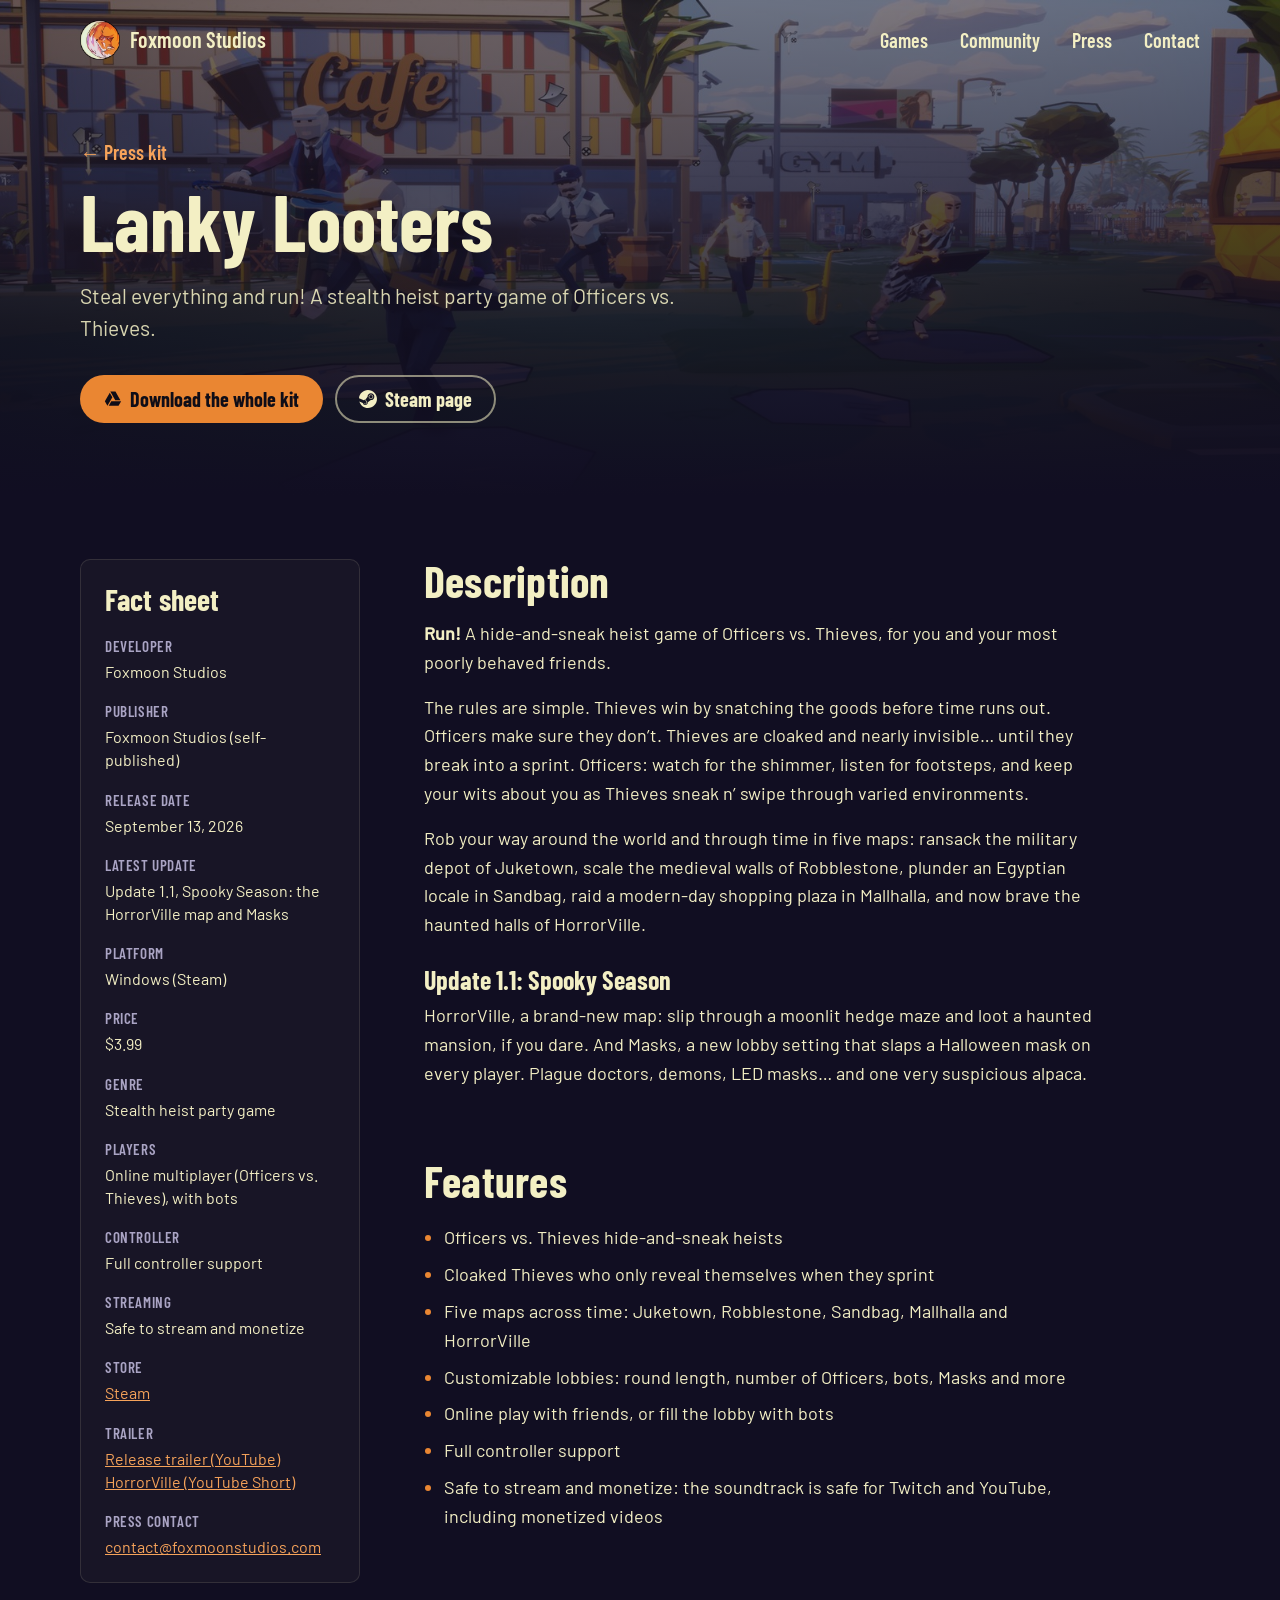
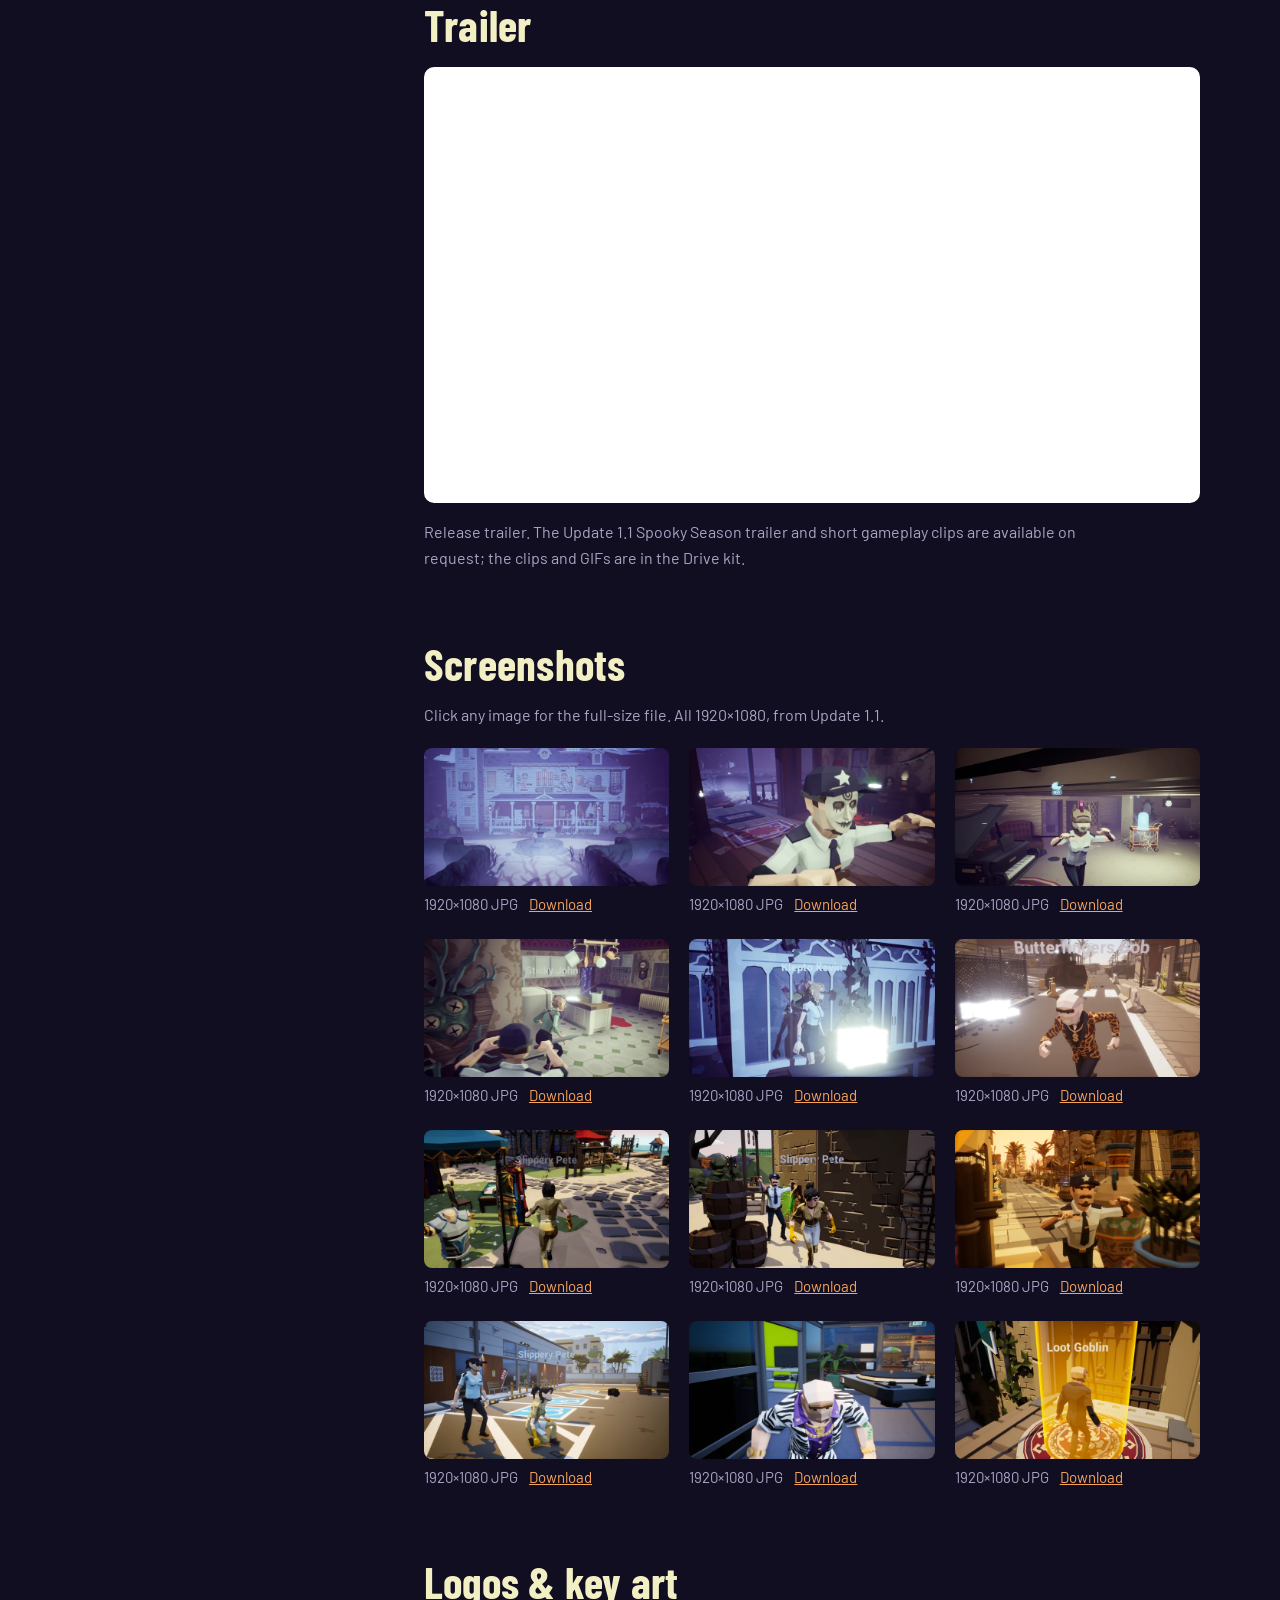
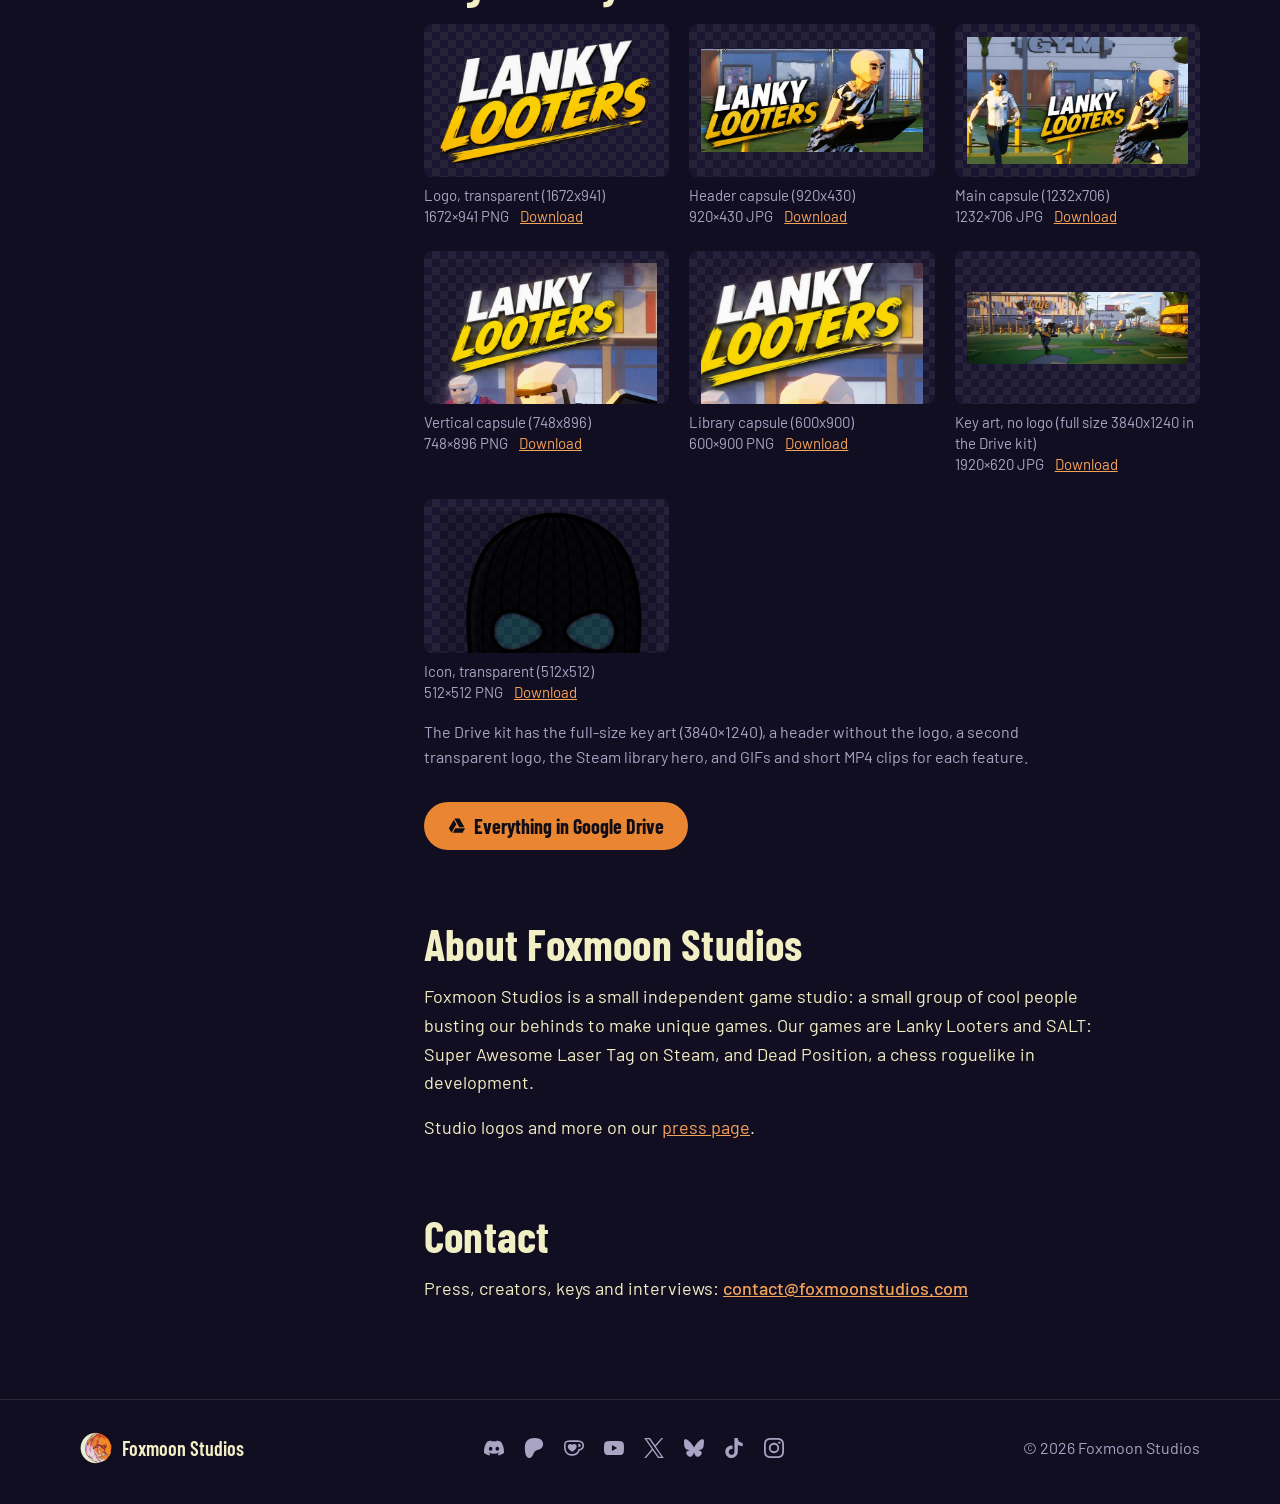
<file: press/lanky-looters/index.html>
<!doctype html>
<html lang="en">
<head>
  <meta charset="utf-8">
  <meta name="viewport" content="width=device-width, initial-scale=1">
  <title>Lanky Looters press kit | Foxmoon Studios</title>
  <meta name="description" content="Lanky Looters press kit: fact sheet, description, trailer, screenshots, logos and key art.">
  <meta name="theme-color" content="#110e22">
  <link rel="canonical" href="https://foxmoonstudios.com/press/lanky-looters/">

  <meta property="og:type" content="website">
  <meta property="og:site_name" content="Foxmoon Studios">
  <meta property="og:title" content="Lanky Looters press kit | Foxmoon Studios">
  <meta property="og:description" content="Lanky Looters press kit: fact sheet, description, trailer, screenshots, logos and key art.">
  <meta property="og:url" content="https://foxmoonstudios.com/press/lanky-looters/">
  <meta property="og:image" content="https://foxmoonstudios.com/press/img/lanky-looters/lanky-looters-capsule.jpg">
  <meta name="twitter:card" content="summary_large_image">
  <meta name="twitter:site" content="@FoxmoonStudios">

  <link rel="icon" href="/favicon.ico" sizes="48x48">
  <link rel="icon" href="/assets/favicon-64.png" type="image/png" sizes="64x64">
  <link rel="apple-touch-icon" href="/assets/apple-touch-icon.png">

  <link rel="preload" href="/assets/fonts/barlow-condensed-700.woff2" as="font" type="font/woff2" crossorigin>
  <link rel="preload" href="/assets/fonts/barlow-400.woff2" as="font" type="font/woff2" crossorigin>
  <link rel="stylesheet" href="/styles.css?v=2026-10-30">
</head>
<body class="press-page">
  <svg width="0" height="0" style="position:absolute" aria-hidden="true">
    <symbol id="i-discord" viewBox="0 0 24 24"><path d="M20.317 4.3698a19.7913 19.7913 0 00-4.8851-1.5152.0741.0741 0 00-.0785.0371c-.211.3753-.4447.8648-.6083 1.2495-1.8447-.2762-3.68-.2762-5.4868 0-.1636-.3933-.4058-.8742-.6177-1.2495a.077.077 0 00-.0785-.037 19.7363 19.7363 0 00-4.8852 1.515.0699.0699 0 00-.0321.0277C.5334 9.0458-.319 13.5799.0992 18.0578a.0824.0824 0 00.0312.0561c2.0528 1.5076 4.0413 2.4228 5.9929 3.0294a.0777.0777 0 00.0842-.0276c.4616-.6304.8731-1.2952 1.226-1.9942a.076.076 0 00-.0416-.1057c-.6528-.2476-1.2743-.5495-1.8722-.8923a.077.077 0 01-.0076-.1277c.1258-.0943.2517-.1923.3718-.2914a.0743.0743 0 01.0776-.0105c3.9278 1.7933 8.18 1.7933 12.0614 0a.0739.0739 0 01.0785.0095c.1202.099.246.1981.3728.2924a.077.077 0 01-.0066.1276 12.2986 12.2986 0 01-1.873.8914.0766.0766 0 00-.0407.1067c.3604.698.7719 1.3628 1.225 1.9932a.076.076 0 00.0842.0286c1.961-.6067 3.9495-1.5219 6.0023-3.0294a.077.077 0 00.0313-.0552c.5004-5.177-.8382-9.6739-3.5485-13.6604a.061.061 0 00-.0312-.0286zM8.02 15.3312c-1.1825 0-2.1569-1.0857-2.1569-2.419 0-1.3332.9555-2.4189 2.157-2.4189 1.2108 0 2.1757 1.0952 2.1568 2.419 0 1.3332-.9555 2.4189-2.1569 2.4189zm7.9748 0c-1.1825 0-2.1569-1.0857-2.1569-2.419 0-1.3332.9554-2.4189 2.1569-2.4189 1.2108 0 2.1757 1.0952 2.1568 2.419 0 1.3332-.946 2.4189-2.1568 2.4189Z"/></symbol>
    <symbol id="i-patreon" viewBox="0 0 24 24"><path d="M22.957 7.21c-.004-3.064-2.391-5.576-5.191-6.482-3.478-1.125-8.064-.962-11.384.604C2.357 3.231 1.093 7.391 1.046 11.54c-.039 3.411.302 12.396 5.369 12.46 3.765.047 4.326-4.804 6.068-7.141 1.24-1.662 2.836-2.132 4.801-2.618 3.376-.836 5.678-3.501 5.673-7.031Z"/></symbol>
    <symbol id="i-kofi" viewBox="0 0 24 24"><path d="M11.351 2.715c-2.7 0-4.986.025-6.83.26C2.078 3.285 0 5.154 0 8.61c0 3.506.182 6.13 1.585 8.493 1.584 2.701 4.233 4.182 7.662 4.182h.83c4.209 0 6.494-2.234 7.637-4a9.5 9.5 0 0 0 1.091-2.338C21.792 14.688 24 12.22 24 9.208v-.415c0-3.247-2.13-5.507-5.792-5.87-1.558-.156-2.65-.208-6.857-.208m0 1.947c4.208 0 5.09.052 6.571.182 2.624.311 4.13 1.584 4.13 4v.39c0 2.156-1.792 3.844-3.87 3.844h-.935l-.156.649c-.208 1.013-.597 1.818-1.039 2.546-.909 1.428-2.545 3.064-5.922 3.064h-.805c-2.571 0-4.831-.883-6.078-3.195-1.09-2-1.298-4.155-1.298-7.506 0-2.181.857-3.402 3.012-3.714 1.533-.233 3.559-.26 6.39-.26m6.547 2.287c-.416 0-.65.234-.65.546v2.935c0 .311.234.545.65.545 1.324 0 2.051-.754 2.051-2s-.727-2.026-2.052-2.026m-10.39.182c-1.818 0-3.013 1.48-3.013 3.142 0 1.533.858 2.857 1.949 3.897.727.701 1.87 1.429 2.649 1.896a1.47 1.47 0 0 0 1.507 0c.78-.467 1.922-1.195 2.623-1.896 1.117-1.039 1.974-2.364 1.974-3.897 0-1.662-1.247-3.142-3.039-3.142-1.065 0-1.792.545-2.338 1.298-.493-.753-1.246-1.298-2.312-1.298"/></symbol>
    <symbol id="i-youtube" viewBox="0 0 24 24"><path d="M23.498 6.186a3.016 3.016 0 0 0-2.122-2.136C19.505 3.545 12 3.545 12 3.545s-7.505 0-9.377.505A3.017 3.017 0 0 0 .502 6.186C0 8.07 0 12 0 12s0 3.93.502 5.814a3.016 3.016 0 0 0 2.122 2.136c1.871.505 9.376.505 9.376.505s7.505 0 9.377-.505a3.015 3.015 0 0 0 2.122-2.136C24 15.93 24 12 24 12s0-3.93-.502-5.814zM9.545 15.568V8.432L15.818 12l-6.273 3.568z"/></symbol>
    <symbol id="i-x" viewBox="0 0 24 24"><path d="M14.234 10.162 22.977 0h-2.072l-7.591 8.824L7.251 0H.258l9.168 13.343L.258 24H2.33l8.016-9.318L16.749 24h6.993zm-2.837 3.299-.929-1.329L3.076 1.56h3.182l5.965 8.532.929 1.329 7.754 11.09h-3.182z"/></symbol>
    <symbol id="i-tiktok" viewBox="0 0 24 24"><path d="M12.525.02c1.31-.02 2.61-.01 3.91-.02.08 1.53.63 3.09 1.75 4.17 1.12 1.11 2.7 1.62 4.24 1.79v4.03c-1.44-.05-2.89-.35-4.2-.97-.57-.26-1.1-.59-1.62-.93-.01 2.92.01 5.84-.02 8.75-.08 1.4-.54 2.79-1.35 3.94-1.31 1.92-3.58 3.17-5.91 3.21-1.43.08-2.86-.31-4.08-1.03-2.02-1.19-3.44-3.37-3.65-5.71-.02-.5-.03-1-.01-1.49.18-1.9 1.12-3.72 2.58-4.96 1.66-1.44 3.98-2.13 6.15-1.72.02 1.48-.04 2.96-.04 4.44-.99-.32-2.15-.23-3.02.37-.63.41-1.11 1.04-1.36 1.75-.21.51-.15 1.07-.14 1.61.24 1.64 1.82 3.02 3.5 2.87 1.12-.01 2.19-.66 2.77-1.61.19-.33.4-.67.41-1.06.1-1.79.06-3.57.07-5.36.01-4.03-.01-8.05.02-12.07z"/></symbol>
    <symbol id="i-instagram" viewBox="0 0 24 24"><path d="M7.0301.084c-1.2768.0602-2.1487.264-2.911.5634-.7888.3075-1.4575.72-2.1228 1.3877-.6652.6677-1.075 1.3368-1.3802 2.127-.2954.7638-.4956 1.6365-.552 2.914-.0564 1.2775-.0689 1.6882-.0626 4.947.0062 3.2586.0206 3.6671.0825 4.9473.061 1.2765.264 2.1482.5635 2.9107.308.7889.72 1.4573 1.388 2.1228.6679.6655 1.3365 1.0743 2.1285 1.38.7632.295 1.6361.4961 2.9134.552 1.2773.056 1.6884.069 4.9462.0627 3.2578-.0062 3.668-.0207 4.9478-.0814 1.28-.0607 2.147-.2652 2.9098-.5633.7889-.3086 1.4578-.72 2.1228-1.3881.665-.6682 1.0745-1.3378 1.3795-2.1284.2957-.7632.4966-1.636.552-2.9124.056-1.2809.0692-1.6898.063-4.948-.0063-3.2583-.021-3.6668-.0817-4.9465-.0607-1.2797-.264-2.1487-.5633-2.9117-.3084-.7889-.72-1.4568-1.3876-2.1228C21.2982 1.33 20.628.9208 19.8378.6165 19.074.321 18.2017.1197 16.9244.0645 15.6471.0093 15.236-.005 11.977.0014 8.718.0076 8.31.0215 7.0301.0839m.1402 21.6932c-1.17-.0509-1.8053-.2453-2.2287-.408-.5606-.216-.96-.4771-1.3819-.895-.422-.4178-.6811-.8186-.9-1.378-.1644-.4234-.3624-1.058-.4171-2.228-.0595-1.2645-.072-1.6442-.079-4.848-.007-3.2037.0053-3.583.0607-4.848.05-1.169.2456-1.805.408-2.2282.216-.5613.4762-.96.895-1.3816.4188-.4217.8184-.6814 1.3783-.9003.423-.1651 1.0575-.3614 2.227-.4171 1.2655-.06 1.6447-.072 4.848-.079 3.2033-.007 3.5835.005 4.8495.0608 1.169.0508 1.8053.2445 2.228.408.5608.216.96.4754 1.3816.895.4217.4194.6816.8176.9005 1.3787.1653.4217.3617 1.056.4169 2.2263.0602 1.2655.0739 1.645.0796 4.848.0058 3.203-.0055 3.5834-.061 4.848-.051 1.17-.245 1.8055-.408 2.2294-.216.5604-.4763.96-.8954 1.3814-.419.4215-.8181.6811-1.3783.9-.4224.1649-1.0577.3617-2.2262.4174-1.2656.0595-1.6448.072-4.8493.079-3.2045.007-3.5825-.006-4.848-.0608M16.953 5.5864A1.44 1.44 0 1 0 18.39 4.144a1.44 1.44 0 0 0-1.437 1.4424M5.8385 12.012c.0067 3.4032 2.7706 6.1557 6.173 6.1493 3.4026-.0065 6.157-2.7701 6.1506-6.1733-.0065-3.4032-2.771-6.1565-6.174-6.1498-3.403.0067-6.156 2.771-6.1496 6.1738M8 12.0077a4 4 0 1 1 4.008 3.9921A3.9996 3.9996 0 0 1 8 12.0077"/></symbol>
    <symbol id="i-bluesky" viewBox="0 0 24 24"><path d="M5.202 2.857C7.954 4.922 10.913 9.11 12 11.358c1.087-2.247 4.046-6.436 6.798-8.501C20.783 1.366 24 .213 24 3.883c0 .732-.42 6.156-.667 7.037-.856 3.061-3.978 3.842-6.755 3.37 4.854.826 6.089 3.562 3.422 6.299-5.065 5.196-7.28-1.304-7.847-2.97-.104-.305-.152-.448-.153-.327 0-.121-.05.022-.153.327-.568 1.666-2.782 8.166-7.847 2.97-2.667-2.737-1.432-5.473 3.422-6.3-2.777.473-5.899-.308-6.755-3.369C.42 10.04 0 4.615 0 3.883c0-3.67 3.217-2.517 5.202-1.026"/></symbol>
    <symbol id="i-steam" viewBox="0 0 24 24"><path d="M11.979 0C5.678 0 .511 4.86.022 11.037l6.432 2.658c.545-.371 1.203-.59 1.912-.59.063 0 .125.004.188.006l2.861-4.142V8.91c0-2.495 2.028-4.524 4.524-4.524 2.494 0 4.524 2.031 4.524 4.527s-2.03 4.525-4.524 4.525h-.105l-4.076 2.911c0 .052.004.105.004.159 0 1.875-1.515 3.396-3.39 3.396-1.635 0-3.016-1.173-3.331-2.727L.436 15.27C1.862 20.307 6.486 24 11.979 24c6.627 0 11.999-5.373 11.999-12S18.605 0 11.979 0zM7.54 18.21l-1.473-.61c.262.543.714.999 1.314 1.25 1.297.539 2.793-.076 3.332-1.375.263-.63.264-1.319.005-1.949s-.75-1.121-1.377-1.383c-.624-.26-1.29-.249-1.878-.03l1.523.63c.956.4 1.409 1.5 1.009 2.455-.397.957-1.497 1.41-2.454 1.012H7.54zm11.415-9.303c0-1.662-1.353-3.015-3.015-3.015-1.665 0-3.015 1.353-3.015 3.015 0 1.665 1.35 3.015 3.015 3.015 1.663 0 3.015-1.35 3.015-3.015zm-5.273-.005c0-1.252 1.013-2.266 2.265-2.266 1.249 0 2.266 1.014 2.266 2.266 0 1.251-1.017 2.265-2.266 2.265-1.253 0-2.265-1.014-2.265-2.265z"/></symbol>
    <symbol id="i-download" viewBox="0 0 24 24"><path d="M11 3h2v9.17l3.59-3.58L18 10l-6 6-6-6 1.41-1.41L11 12.17zM5 18h14v2H5z"/></symbol>
    <symbol id="i-drive" viewBox="0 0 24 24"><path d="M7.71 3.5 1.15 15l3.43 6 6.55-11.5zM9.73 15 6.3 21h13.12l3.43-6zm12.12-1.5L15.29 2H8.43l6.56 11.5z"/></symbol>
    <symbol id="i-pause" viewBox="0 0 24 24"><path d="M6 4h4v16H6zM14 4h4v16h-4z"/></symbol>
    <symbol id="i-play" viewBox="0 0 24 24"><path d="M7 4v16l13-8z"/></symbol>
  </svg>

  <a class="skip" href="#main">Skip to content</a>

  <header class="site-header">
    <div class="wrap">
      <a class="brand" href="/" aria-label="Foxmoon Studios, home">
        <img src="/assets/fox-mark.webp" width="128" height="128" alt="">
        <span>Foxmoon Studios</span>
      </a>
      <nav class="site-nav" aria-label="Main">
        <ul>
          <li><a href="/#games">Games</a></li>
          <li><a href="/#follow">Community</a></li>
          <li><a href="/press/">Press</a></li>
          <li><a href="/#contact">Contact</a></li>
        </ul>
      </nav>
    </div>
  </header>

  <main id="main">
    <section class="press-hero" style="--press-art: url('/press/img/lanky-looters/lanky-looters-key-art.jpg')">
      <div class="wrap">
        <p class="press-kicker"><a href="/press/">Press kit</a></p>
        <h1>Lanky Looters</h1>
        <p class="tagline">Steal everything and run! A stealth heist party game of Officers vs. Thieves.</p>
        <div class="actions">
          <a class="btn btn-primary" href="https://drive.google.com/drive/folders/1nyUT3Mv1lfYZA_3Pyq_xDXo_qvNeKa9u?usp=sharing" target="_blank" rel="noopener">
            <svg aria-hidden="true"><use href="#i-drive"/></svg>
            Download the whole kit
          </a>
          <a class="btn btn-ghost" href="https://store.steampowered.com/app/5004720/Lanky_Looters/" target="_blank" rel="noopener">
            <svg aria-hidden="true"><use href="#i-steam"/></svg>
            Steam page
          </a>
        </div>
      </div>
    </section>

    <div class="wrap press-layout">
      <aside class="factsheet" aria-labelledby="facts-title">
        <h2 id="facts-title">Fact sheet</h2>
        <dl>
          <dt>Developer</dt>
          <dd>Foxmoon Studios</dd>
          <dt>Publisher</dt>
          <dd>Foxmoon Studios (self-published)</dd>
          <dt>Release date</dt>
          <dd>September 13, 2026</dd>
          <dt>Latest update</dt>
          <dd>Update 1.1, Spooky Season: the HorrorVille map and Masks</dd>
          <dt>Platform</dt>
          <dd>Windows (Steam)</dd>
          <dt>Price</dt>
          <dd>$3.99</dd>
          <dt>Genre</dt>
          <dd>Stealth heist party game</dd>
          <dt>Players</dt>
          <dd>Online multiplayer (Officers vs. Thieves), with bots</dd>
          <dt>Controller</dt>
          <dd>Full controller support</dd>
          <dt>Streaming</dt>
          <dd>Safe to stream and monetize</dd>
          <dt>Store</dt>
          <dd><a href="https://store.steampowered.com/app/5004720/Lanky_Looters/" target="_blank" rel="noopener">Steam</a></dd>
          <dt>Trailer</dt>
          <dd><a href="https://www.youtube.com/watch?v=HfTe9zxaF0Q" target="_blank" rel="noopener">Release trailer (YouTube)</a><br><a href="https://www.youtube.com/shorts/YJ1njch1HLY" target="_blank" rel="noopener">HorrorVille (YouTube Short)</a></dd>
          <dt>Press contact</dt>
          <dd><a href="mailto:contact@foxmoonstudios.com">contact@foxmoonstudios.com</a></dd>
        </dl>
      </aside>

      <div class="press-main">
        <section class="press-block" aria-labelledby="desc-title">
          <h2 id="desc-title">Description</h2>
          <p><strong>Run!</strong> A hide-and-sneak heist game of Officers vs. Thieves, for you and your most poorly behaved friends.</p>
          <p>The rules are simple. Thieves win by snatching the goods before time runs out. Officers make sure they don&rsquo;t. Thieves are cloaked and nearly invisible&hellip; until they break into a sprint. Officers: watch for the shimmer, listen for footsteps, and keep your wits about you as Thieves sneak n&rsquo; swipe through varied environments.</p>
          <p>Rob your way around the world and through time in five maps: ransack the military depot of Juketown, scale the medieval walls of Robblestone, plunder an Egyptian locale in Sandbag, raid a modern-day shopping plaza in Mallhalla, and now brave the haunted halls of HorrorVille.</p>
          <h3>Update 1.1: Spooky Season</h3>
          <p>HorrorVille, a brand-new map: slip through a moonlit hedge maze and loot a haunted mansion, if you dare. And Masks, a new lobby setting that slaps a Halloween mask on every player. Plague doctors, demons, LED masks&hellip; and one very suspicious alpaca.</p>
        </section>

        <section class="press-block" aria-labelledby="features-title">
          <h2 id="features-title">Features</h2>
          <ul class="feature-list">
            <li>Officers vs. Thieves hide-and-sneak heists</li>
            <li>Cloaked Thieves who only reveal themselves when they sprint</li>
            <li>Five maps across time: Juketown, Robblestone, Sandbag, Mallhalla and HorrorVille</li>
            <li>Customizable lobbies: round length, number of Officers, bots, Masks and more</li>
            <li>Online play with friends, or fill the lobby with bots</li>
            <li>Full controller support</li>
            <li>Safe to stream and monetize: the soundtrack is safe for Twitch and YouTube, including monetized videos</li>
          </ul>
        </section>

        <section class="press-block" aria-labelledby="trailer-title">
          <h2 id="trailer-title">Trailer</h2>
          <div class="video">
            <iframe src="https://www.youtube-nocookie.com/embed/HfTe9zxaF0Q" title="Lanky Looters Release Trailer" loading="lazy" allow="accelerometer; autoplay; clipboard-write; encrypted-media; gyroscope; picture-in-picture" allowfullscreen></iframe>
          </div>
          <p class="press-note">Release trailer. The Update 1.1 Spooky Season trailer and short gameplay clips are available on request; the clips and GIFs are in the Drive kit.</p>
        </section>

        <section class="press-block press-block--media" aria-labelledby="shots-title">
          <h2 id="shots-title">Screenshots</h2>
          <p class="press-note">Click any image for the full-size file. All 1920&times;1080, from Update 1.1.</p>
          <ul class="media-grid">
            <li>
              <a href="/press/img/lanky-looters/lanky-looters-01.jpg" download>
                <img src="/press/img/lanky-looters/lanky-looters-01-thumb.webp" width="640" height="360" loading="lazy" alt="HorrorVille HauntedMansion">
              </a>
              <p><span class="media-meta">1920&times;1080 JPG</span> <a href="/press/img/lanky-looters/lanky-looters-01.jpg" download>Download</a></p>
            </li>
            <li>
              <a href="/press/img/lanky-looters/lanky-looters-02.jpg" download>
                <img src="/press/img/lanky-looters/lanky-looters-02-thumb.webp" width="640" height="360" loading="lazy" alt="HorrorVille SkullMaskOfficer">
              </a>
              <p><span class="media-meta">1920&times;1080 JPG</span> <a href="/press/img/lanky-looters/lanky-looters-02.jpg" download>Download</a></p>
            </li>
            <li>
              <a href="/press/img/lanky-looters/lanky-looters-03.jpg" download>
                <img src="/press/img/lanky-looters/lanky-looters-03-thumb.webp" width="640" height="360" loading="lazy" alt="HorrorVille AlpacaMaskOfficer">
              </a>
              <p><span class="media-meta">1920&times;1080 JPG</span> <a href="/press/img/lanky-looters/lanky-looters-03.jpg" download>Download</a></p>
            </li>
            <li>
              <a href="/press/img/lanky-looters/lanky-looters-04.jpg" download>
                <img src="/press/img/lanky-looters/lanky-looters-04-thumb.webp" width="640" height="360" loading="lazy" alt="HorrorVille HauntedKitchen">
              </a>
              <p><span class="media-meta">1920&times;1080 JPG</span> <a href="/press/img/lanky-looters/lanky-looters-04.jpg" download>Download</a></p>
            </li>
            <li>
              <a href="/press/img/lanky-looters/lanky-looters-05.jpg" download>
                <img src="/press/img/lanky-looters/lanky-looters-05-thumb.webp" width="640" height="360" loading="lazy" alt="HorrorVille GreenhouseLoot">
              </a>
              <p><span class="media-meta">1920&times;1080 JPG</span> <a href="/press/img/lanky-looters/lanky-looters-05.jpg" download>Download</a></p>
            </li>
            <li>
              <a href="/press/img/lanky-looters/lanky-looters-06.jpg" download>
                <img src="/press/img/lanky-looters/lanky-looters-06-thumb.webp" width="640" height="360" loading="lazy" alt="Juketown LeopardThief">
              </a>
              <p><span class="media-meta">1920&times;1080 JPG</span> <a href="/press/img/lanky-looters/lanky-looters-06.jpg" download>Download</a></p>
            </li>
            <li>
              <a href="/press/img/lanky-looters/lanky-looters-07.jpg" download>
                <img src="/press/img/lanky-looters/lanky-looters-07-thumb.webp" width="640" height="360" loading="lazy" alt="Robblestone MarketDash">
              </a>
              <p><span class="media-meta">1920&times;1080 JPG</span> <a href="/press/img/lanky-looters/lanky-looters-07.jpg" download>Download</a></p>
            </li>
            <li>
              <a href="/press/img/lanky-looters/lanky-looters-08.jpg" download>
                <img src="/press/img/lanky-looters/lanky-looters-08-thumb.webp" width="640" height="360" loading="lazy" alt="Robblestone Caught">
              </a>
              <p><span class="media-meta">1920&times;1080 JPG</span> <a href="/press/img/lanky-looters/lanky-looters-08.jpg" download>Download</a></p>
            </li>
            <li>
              <a href="/press/img/lanky-looters/lanky-looters-09.jpg" download>
                <img src="/press/img/lanky-looters/lanky-looters-09-thumb.webp" width="640" height="360" loading="lazy" alt="Sandbag Officer">
              </a>
              <p><span class="media-meta">1920&times;1080 JPG</span> <a href="/press/img/lanky-looters/lanky-looters-09.jpg" download>Download</a></p>
            </li>
            <li>
              <a href="/press/img/lanky-looters/lanky-looters-10.jpg" download>
                <img src="/press/img/lanky-looters/lanky-looters-10-thumb.webp" width="640" height="360" loading="lazy" alt="Mallhalla SoClose">
              </a>
              <p><span class="media-meta">1920&times;1080 JPG</span> <a href="/press/img/lanky-looters/lanky-looters-10.jpg" download>Download</a></p>
            </li>
            <li>
              <a href="/press/img/lanky-looters/lanky-looters-11.jpg" download>
                <img src="/press/img/lanky-looters/lanky-looters-11-thumb.webp" width="640" height="360" loading="lazy" alt="Mallhalla TurntableHeist">
              </a>
              <p><span class="media-meta">1920&times;1080 JPG</span> <a href="/press/img/lanky-looters/lanky-looters-11.jpg" download>Download</a></p>
            </li>
            <li>
              <a href="/press/img/lanky-looters/lanky-looters-12.jpg" download>
                <img src="/press/img/lanky-looters/lanky-looters-12-thumb.webp" width="640" height="360" loading="lazy" alt="Robblestone BankingLoot">
              </a>
              <p><span class="media-meta">1920&times;1080 JPG</span> <a href="/press/img/lanky-looters/lanky-looters-12.jpg" download>Download</a></p>
            </li>
          </ul>
        </section>

        <section class="press-block press-block--media" aria-labelledby="art-title">
          <h2 id="art-title">Logos &amp; key art</h2>
          <ul class="media-grid media-grid--art">
            <li>
              <a href="/press/img/lanky-looters/lanky-looters-logo.png" download>
                <img src="/press/img/lanky-looters/lanky-looters-logo-thumb.webp" width="640" height="360" loading="lazy" alt="Logo, transparent (1672x941)">
              </a>
              <p>Logo, transparent (1672x941)<br><span class="media-meta">1672&times;941 PNG</span> <a href="/press/img/lanky-looters/lanky-looters-logo.png" download>Download</a></p>
            </li>
            <li>
              <a href="/press/img/lanky-looters/lanky-looters-header.jpg" download>
                <img src="/press/img/lanky-looters/lanky-looters-header-thumb.webp" width="640" height="299" loading="lazy" alt="Header capsule (920x430)">
              </a>
              <p>Header capsule (920x430)<br><span class="media-meta">920&times;430 JPG</span> <a href="/press/img/lanky-looters/lanky-looters-header.jpg" download>Download</a></p>
            </li>
            <li>
              <a href="/press/img/lanky-looters/lanky-looters-capsule.jpg" download>
                <img src="/press/img/lanky-looters/lanky-looters-capsule-thumb.webp" width="640" height="367" loading="lazy" alt="Main capsule (1232x706)">
              </a>
              <p>Main capsule (1232x706)<br><span class="media-meta">1232&times;706 JPG</span> <a href="/press/img/lanky-looters/lanky-looters-capsule.jpg" download>Download</a></p>
            </li>
            <li>
              <a href="/press/img/lanky-looters/lanky-looters-vertical.png" download>
                <img src="/press/img/lanky-looters/lanky-looters-vertical-thumb.webp" width="640" height="767" loading="lazy" alt="Vertical capsule (748x896)">
              </a>
              <p>Vertical capsule (748x896)<br><span class="media-meta">748&times;896 PNG</span> <a href="/press/img/lanky-looters/lanky-looters-vertical.png" download>Download</a></p>
            </li>
            <li>
              <a href="/press/img/lanky-looters/lanky-looters-library.png" download>
                <img src="/press/img/lanky-looters/lanky-looters-library-thumb.webp" width="600" height="900" loading="lazy" alt="Library capsule (600x900)">
              </a>
              <p>Library capsule (600x900)<br><span class="media-meta">600&times;900 PNG</span> <a href="/press/img/lanky-looters/lanky-looters-library.png" download>Download</a></p>
            </li>
            <li>
              <a href="/press/img/lanky-looters/lanky-looters-key-art.jpg" download>
                <img src="/press/img/lanky-looters/lanky-looters-key-art-thumb.webp" width="640" height="207" loading="lazy" alt="Key art, no logo (full size 3840x1240 in the Drive kit)">
              </a>
              <p>Key art, no logo (full size 3840x1240 in the Drive kit)<br><span class="media-meta">1920&times;620 JPG</span> <a href="/press/img/lanky-looters/lanky-looters-key-art.jpg" download>Download</a></p>
            </li>
            <li>
              <a href="/press/img/lanky-looters/lanky-looters-icon.png" download>
                <img src="/press/img/lanky-looters/lanky-looters-icon-thumb.webp" width="256" height="256" loading="lazy" alt="Icon, transparent (512x512)">
              </a>
              <p>Icon, transparent (512x512)<br><span class="media-meta">512&times;512 PNG</span> <a href="/press/img/lanky-looters/lanky-looters-icon.png" download>Download</a></p>
            </li>
          </ul>
          <p class="press-note">The Drive kit has the full-size key art (3840&times;1240), a header without the logo, a second transparent logo, the Steam library hero, and GIFs and short MP4 clips for each feature.</p>
          <div class="actions actions--left">
            <a class="btn btn-primary" href="https://drive.google.com/drive/folders/1nyUT3Mv1lfYZA_3Pyq_xDXo_qvNeKa9u?usp=sharing" target="_blank" rel="noopener">
            <svg aria-hidden="true"><use href="#i-drive"/></svg>
            Everything in Google Drive
          </a>
          </div>
        </section>

        <section class="press-block" aria-labelledby="about-title">
          <h2 id="about-title">About Foxmoon Studios</h2>
          <p>Foxmoon Studios is a small independent game studio: a small group of cool people busting our behinds to make unique games. Our games are Lanky Looters and SALT: Super Awesome Laser Tag on Steam, and Dead Position, a chess roguelike in development.</p>
          <p>Studio logos and more on our <a href="/press/">press page</a>.</p>
        </section>

        <section class="press-block" aria-labelledby="contact-title">
          <h2 id="contact-title">Contact</h2>
          <p>Press, creators, keys and interviews: <a class="press-email" href="mailto:contact@foxmoonstudios.com">contact@foxmoonstudios.com</a></p>
        </section>
      </div>
    </div>

  </main>

  <footer class="site-footer">
    <div class="wrap">
      <a class="brand" href="/">
        <img src="/assets/fox-mark.webp" width="128" height="128" alt="">
        <span>Foxmoon Studios</span>
      </a>
      <ul class="footer-socials">
        <li><a href="https://discord.gg/VsGeaquYN5" target="_blank" rel="noopener" aria-label="Discord"><svg aria-hidden="true"><use href="#i-discord"/></svg></a></li>
        <li><a href="https://www.patreon.com/c/FoxmoonStudios" target="_blank" rel="noopener" aria-label="Patreon"><svg aria-hidden="true"><use href="#i-patreon"/></svg></a></li>
        <li><a href="https://ko-fi.com/foxmoonstudios" target="_blank" rel="noopener" aria-label="Ko-fi"><svg aria-hidden="true"><use href="#i-kofi"/></svg></a></li>
        <li><a href="https://www.youtube.com/channel/UCCgfZXBBQK3L-CTnOBrZfzQ" target="_blank" rel="noopener" aria-label="YouTube"><svg aria-hidden="true"><use href="#i-youtube"/></svg></a></li>
        <li><a href="https://x.com/FoxmoonStudios" target="_blank" rel="noopener" aria-label="X"><svg aria-hidden="true"><use href="#i-x"/></svg></a></li>
        <li><a href="https://bsky.app/profile/foxmoonstudios.bsky.social" target="_blank" rel="noopener" aria-label="Bluesky"><svg aria-hidden="true"><use href="#i-bluesky"/></svg></a></li>
        <li><a href="https://www.tiktok.com/@foxmoonstudiosofficial" target="_blank" rel="noopener" aria-label="TikTok"><svg aria-hidden="true"><use href="#i-tiktok"/></svg></a></li>
        <li><a href="https://www.instagram.com/foxmoonstudiosofficial/" target="_blank" rel="noopener" aria-label="Instagram"><svg aria-hidden="true"><use href="#i-instagram"/></svg></a></li>
      </ul>
      <p>&copy; <span data-year>2026</span> Foxmoon Studios</p>
    </div>
  </footer>

  <script>
    document.querySelector("[data-year]").textContent = new Date().getFullYear();

    // The header stays at the top; once the page scrolls under it, it gets
    // a backdrop (.is-scrolled in styles.css) so the links stay readable.
    (function () {
      var header = document.querySelector(".site-header");
      function update() { header.classList.toggle("is-scrolled", window.scrollY > 8); }
      update();
      window.addEventListener("scroll", update, { passive: true });
    })();
  </script>
</body>
</html>
</file>
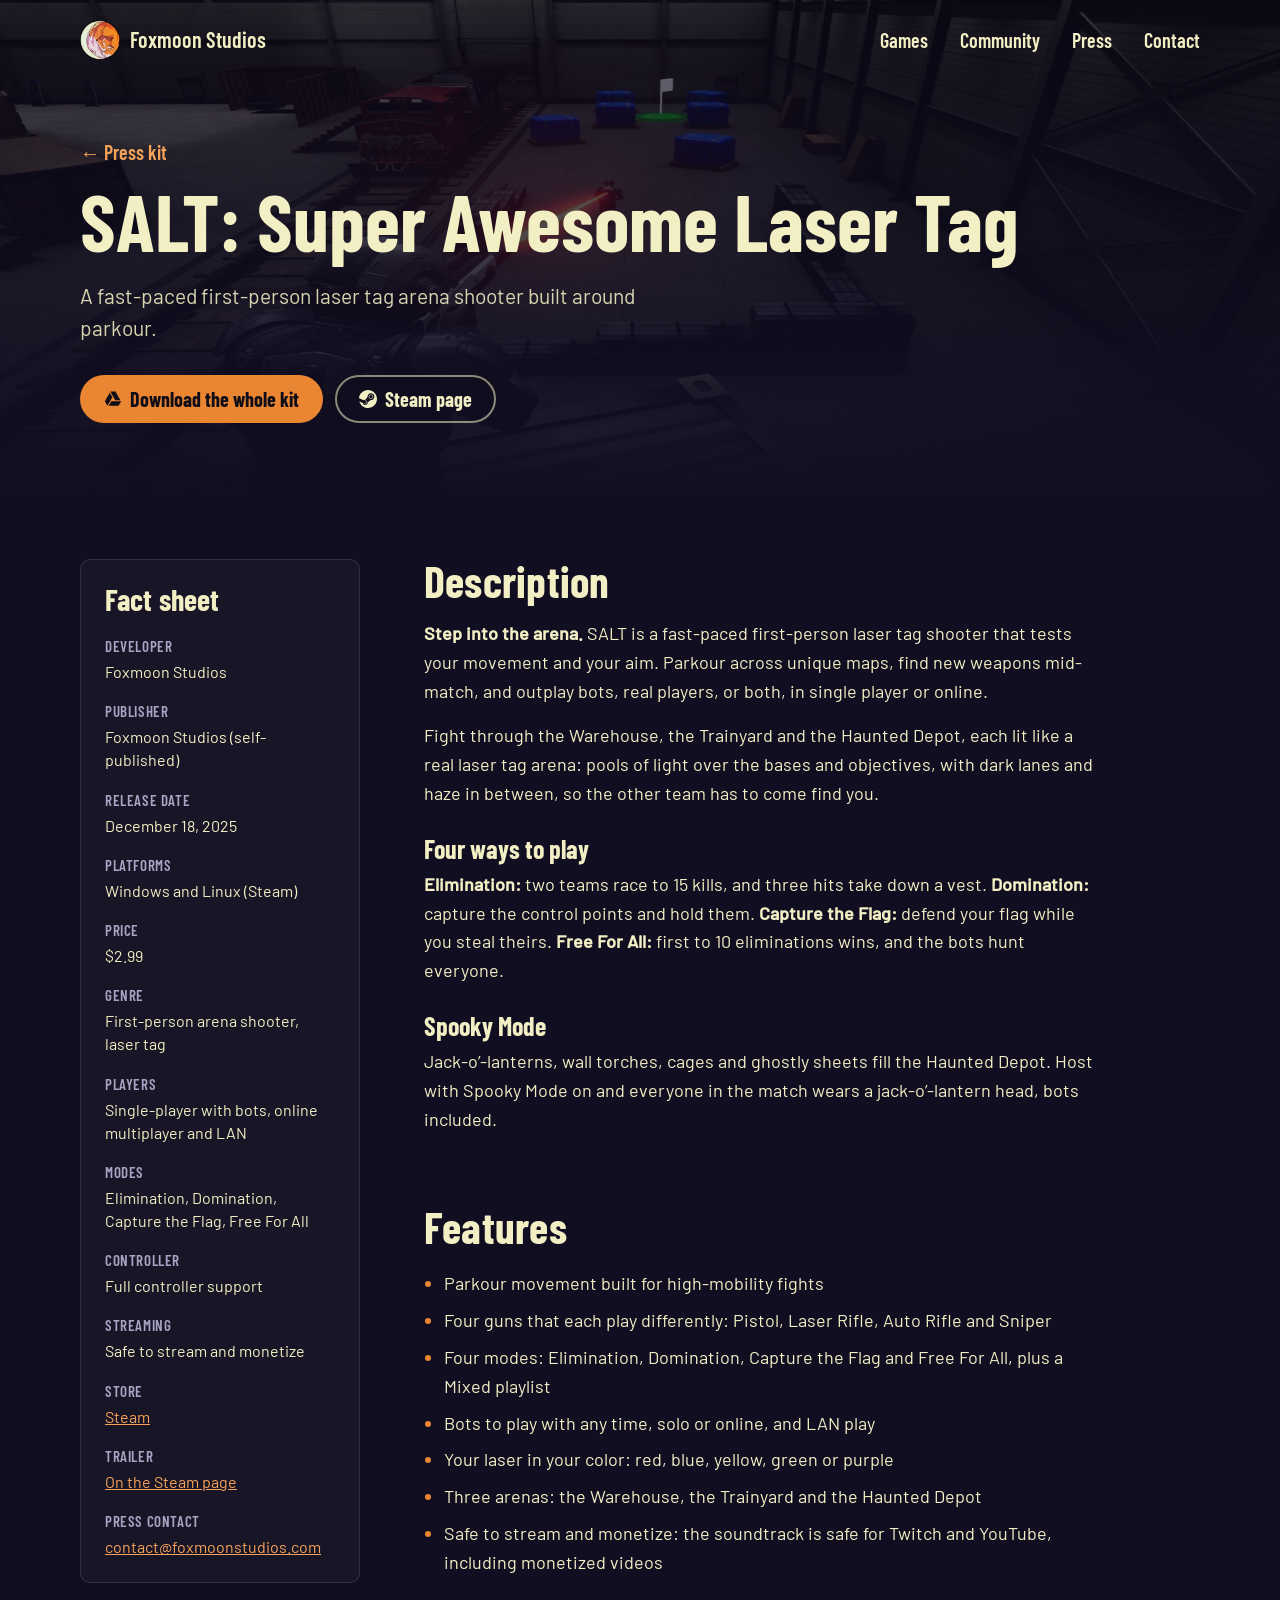
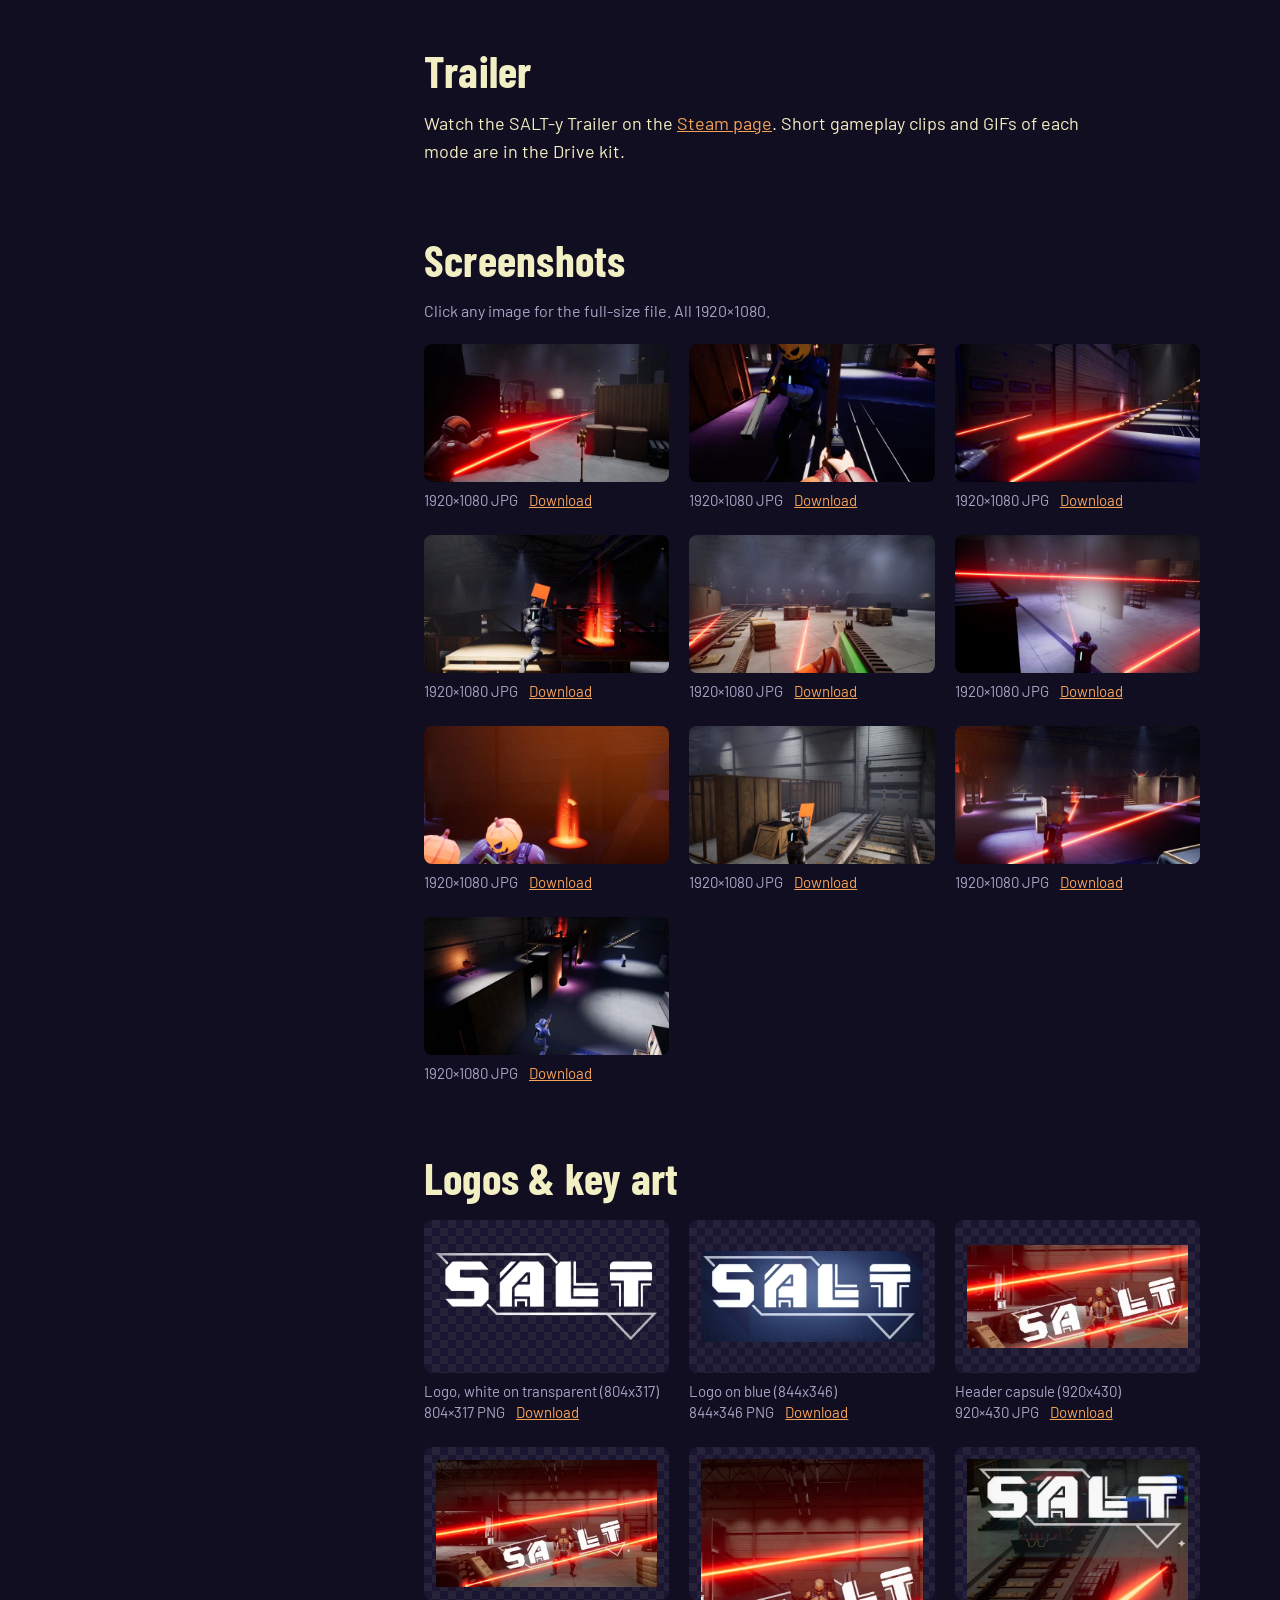
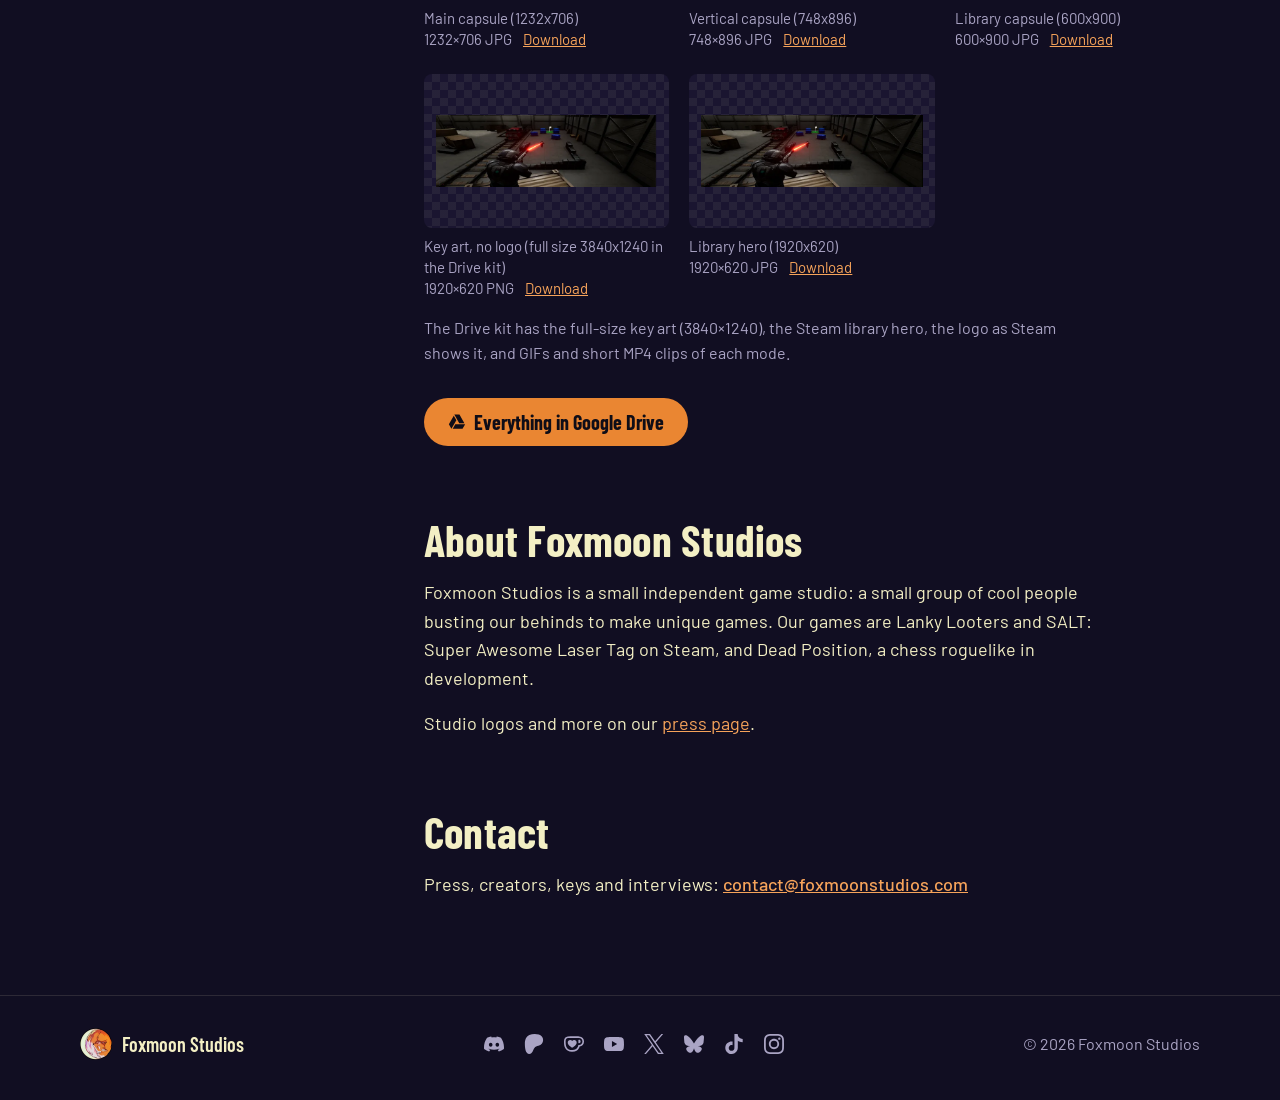
<file: press/salt/index.html>
<!doctype html>
<html lang="en">
<head>
  <meta charset="utf-8">
  <meta name="viewport" content="width=device-width, initial-scale=1">
  <title>SALT: Super Awesome Laser Tag press kit | Foxmoon Studios</title>
  <meta name="description" content="SALT: Super Awesome Laser Tag press kit: fact sheet, description, screenshots, logos and key art.">
  <meta name="theme-color" content="#110e22">
  <link rel="canonical" href="https://foxmoonstudios.com/press/salt/">

  <meta property="og:type" content="website">
  <meta property="og:site_name" content="Foxmoon Studios">
  <meta property="og:title" content="SALT: Super Awesome Laser Tag press kit | Foxmoon Studios">
  <meta property="og:description" content="SALT: Super Awesome Laser Tag press kit: fact sheet, description, screenshots, logos and key art.">
  <meta property="og:url" content="https://foxmoonstudios.com/press/salt/">
  <meta property="og:image" content="https://foxmoonstudios.com/press/img/salt/salt-capsule.jpg">
  <meta name="twitter:card" content="summary_large_image">
  <meta name="twitter:site" content="@FoxmoonStudios">

  <link rel="icon" href="/favicon.ico" sizes="48x48">
  <link rel="icon" href="/assets/favicon-64.png" type="image/png" sizes="64x64">
  <link rel="apple-touch-icon" href="/assets/apple-touch-icon.png">

  <link rel="preload" href="/assets/fonts/barlow-condensed-700.woff2" as="font" type="font/woff2" crossorigin>
  <link rel="preload" href="/assets/fonts/barlow-400.woff2" as="font" type="font/woff2" crossorigin>
  <link rel="stylesheet" href="/styles.css?v=2026-10-30">
</head>
<body class="press-page">
  <svg width="0" height="0" style="position:absolute" aria-hidden="true">
    <symbol id="i-discord" viewBox="0 0 24 24"><path d="M20.317 4.3698a19.7913 19.7913 0 00-4.8851-1.5152.0741.0741 0 00-.0785.0371c-.211.3753-.4447.8648-.6083 1.2495-1.8447-.2762-3.68-.2762-5.4868 0-.1636-.3933-.4058-.8742-.6177-1.2495a.077.077 0 00-.0785-.037 19.7363 19.7363 0 00-4.8852 1.515.0699.0699 0 00-.0321.0277C.5334 9.0458-.319 13.5799.0992 18.0578a.0824.0824 0 00.0312.0561c2.0528 1.5076 4.0413 2.4228 5.9929 3.0294a.0777.0777 0 00.0842-.0276c.4616-.6304.8731-1.2952 1.226-1.9942a.076.076 0 00-.0416-.1057c-.6528-.2476-1.2743-.5495-1.8722-.8923a.077.077 0 01-.0076-.1277c.1258-.0943.2517-.1923.3718-.2914a.0743.0743 0 01.0776-.0105c3.9278 1.7933 8.18 1.7933 12.0614 0a.0739.0739 0 01.0785.0095c.1202.099.246.1981.3728.2924a.077.077 0 01-.0066.1276 12.2986 12.2986 0 01-1.873.8914.0766.0766 0 00-.0407.1067c.3604.698.7719 1.3628 1.225 1.9932a.076.076 0 00.0842.0286c1.961-.6067 3.9495-1.5219 6.0023-3.0294a.077.077 0 00.0313-.0552c.5004-5.177-.8382-9.6739-3.5485-13.6604a.061.061 0 00-.0312-.0286zM8.02 15.3312c-1.1825 0-2.1569-1.0857-2.1569-2.419 0-1.3332.9555-2.4189 2.157-2.4189 1.2108 0 2.1757 1.0952 2.1568 2.419 0 1.3332-.9555 2.4189-2.1569 2.4189zm7.9748 0c-1.1825 0-2.1569-1.0857-2.1569-2.419 0-1.3332.9554-2.4189 2.1569-2.4189 1.2108 0 2.1757 1.0952 2.1568 2.419 0 1.3332-.946 2.4189-2.1568 2.4189Z"/></symbol>
    <symbol id="i-patreon" viewBox="0 0 24 24"><path d="M22.957 7.21c-.004-3.064-2.391-5.576-5.191-6.482-3.478-1.125-8.064-.962-11.384.604C2.357 3.231 1.093 7.391 1.046 11.54c-.039 3.411.302 12.396 5.369 12.46 3.765.047 4.326-4.804 6.068-7.141 1.24-1.662 2.836-2.132 4.801-2.618 3.376-.836 5.678-3.501 5.673-7.031Z"/></symbol>
    <symbol id="i-kofi" viewBox="0 0 24 24"><path d="M11.351 2.715c-2.7 0-4.986.025-6.83.26C2.078 3.285 0 5.154 0 8.61c0 3.506.182 6.13 1.585 8.493 1.584 2.701 4.233 4.182 7.662 4.182h.83c4.209 0 6.494-2.234 7.637-4a9.5 9.5 0 0 0 1.091-2.338C21.792 14.688 24 12.22 24 9.208v-.415c0-3.247-2.13-5.507-5.792-5.87-1.558-.156-2.65-.208-6.857-.208m0 1.947c4.208 0 5.09.052 6.571.182 2.624.311 4.13 1.584 4.13 4v.39c0 2.156-1.792 3.844-3.87 3.844h-.935l-.156.649c-.208 1.013-.597 1.818-1.039 2.546-.909 1.428-2.545 3.064-5.922 3.064h-.805c-2.571 0-4.831-.883-6.078-3.195-1.09-2-1.298-4.155-1.298-7.506 0-2.181.857-3.402 3.012-3.714 1.533-.233 3.559-.26 6.39-.26m6.547 2.287c-.416 0-.65.234-.65.546v2.935c0 .311.234.545.65.545 1.324 0 2.051-.754 2.051-2s-.727-2.026-2.052-2.026m-10.39.182c-1.818 0-3.013 1.48-3.013 3.142 0 1.533.858 2.857 1.949 3.897.727.701 1.87 1.429 2.649 1.896a1.47 1.47 0 0 0 1.507 0c.78-.467 1.922-1.195 2.623-1.896 1.117-1.039 1.974-2.364 1.974-3.897 0-1.662-1.247-3.142-3.039-3.142-1.065 0-1.792.545-2.338 1.298-.493-.753-1.246-1.298-2.312-1.298"/></symbol>
    <symbol id="i-youtube" viewBox="0 0 24 24"><path d="M23.498 6.186a3.016 3.016 0 0 0-2.122-2.136C19.505 3.545 12 3.545 12 3.545s-7.505 0-9.377.505A3.017 3.017 0 0 0 .502 6.186C0 8.07 0 12 0 12s0 3.93.502 5.814a3.016 3.016 0 0 0 2.122 2.136c1.871.505 9.376.505 9.376.505s7.505 0 9.377-.505a3.015 3.015 0 0 0 2.122-2.136C24 15.93 24 12 24 12s0-3.93-.502-5.814zM9.545 15.568V8.432L15.818 12l-6.273 3.568z"/></symbol>
    <symbol id="i-x" viewBox="0 0 24 24"><path d="M14.234 10.162 22.977 0h-2.072l-7.591 8.824L7.251 0H.258l9.168 13.343L.258 24H2.33l8.016-9.318L16.749 24h6.993zm-2.837 3.299-.929-1.329L3.076 1.56h3.182l5.965 8.532.929 1.329 7.754 11.09h-3.182z"/></symbol>
    <symbol id="i-tiktok" viewBox="0 0 24 24"><path d="M12.525.02c1.31-.02 2.61-.01 3.91-.02.08 1.53.63 3.09 1.75 4.17 1.12 1.11 2.7 1.62 4.24 1.79v4.03c-1.44-.05-2.89-.35-4.2-.97-.57-.26-1.1-.59-1.62-.93-.01 2.92.01 5.84-.02 8.75-.08 1.4-.54 2.79-1.35 3.94-1.31 1.92-3.58 3.17-5.91 3.21-1.43.08-2.86-.31-4.08-1.03-2.02-1.19-3.44-3.37-3.65-5.71-.02-.5-.03-1-.01-1.49.18-1.9 1.12-3.72 2.58-4.96 1.66-1.44 3.98-2.13 6.15-1.72.02 1.48-.04 2.96-.04 4.44-.99-.32-2.15-.23-3.02.37-.63.41-1.11 1.04-1.36 1.75-.21.51-.15 1.07-.14 1.61.24 1.64 1.82 3.02 3.5 2.87 1.12-.01 2.19-.66 2.77-1.61.19-.33.4-.67.41-1.06.1-1.79.06-3.57.07-5.36.01-4.03-.01-8.05.02-12.07z"/></symbol>
    <symbol id="i-instagram" viewBox="0 0 24 24"><path d="M7.0301.084c-1.2768.0602-2.1487.264-2.911.5634-.7888.3075-1.4575.72-2.1228 1.3877-.6652.6677-1.075 1.3368-1.3802 2.127-.2954.7638-.4956 1.6365-.552 2.914-.0564 1.2775-.0689 1.6882-.0626 4.947.0062 3.2586.0206 3.6671.0825 4.9473.061 1.2765.264 2.1482.5635 2.9107.308.7889.72 1.4573 1.388 2.1228.6679.6655 1.3365 1.0743 2.1285 1.38.7632.295 1.6361.4961 2.9134.552 1.2773.056 1.6884.069 4.9462.0627 3.2578-.0062 3.668-.0207 4.9478-.0814 1.28-.0607 2.147-.2652 2.9098-.5633.7889-.3086 1.4578-.72 2.1228-1.3881.665-.6682 1.0745-1.3378 1.3795-2.1284.2957-.7632.4966-1.636.552-2.9124.056-1.2809.0692-1.6898.063-4.948-.0063-3.2583-.021-3.6668-.0817-4.9465-.0607-1.2797-.264-2.1487-.5633-2.9117-.3084-.7889-.72-1.4568-1.3876-2.1228C21.2982 1.33 20.628.9208 19.8378.6165 19.074.321 18.2017.1197 16.9244.0645 15.6471.0093 15.236-.005 11.977.0014 8.718.0076 8.31.0215 7.0301.0839m.1402 21.6932c-1.17-.0509-1.8053-.2453-2.2287-.408-.5606-.216-.96-.4771-1.3819-.895-.422-.4178-.6811-.8186-.9-1.378-.1644-.4234-.3624-1.058-.4171-2.228-.0595-1.2645-.072-1.6442-.079-4.848-.007-3.2037.0053-3.583.0607-4.848.05-1.169.2456-1.805.408-2.2282.216-.5613.4762-.96.895-1.3816.4188-.4217.8184-.6814 1.3783-.9003.423-.1651 1.0575-.3614 2.227-.4171 1.2655-.06 1.6447-.072 4.848-.079 3.2033-.007 3.5835.005 4.8495.0608 1.169.0508 1.8053.2445 2.228.408.5608.216.96.4754 1.3816.895.4217.4194.6816.8176.9005 1.3787.1653.4217.3617 1.056.4169 2.2263.0602 1.2655.0739 1.645.0796 4.848.0058 3.203-.0055 3.5834-.061 4.848-.051 1.17-.245 1.8055-.408 2.2294-.216.5604-.4763.96-.8954 1.3814-.419.4215-.8181.6811-1.3783.9-.4224.1649-1.0577.3617-2.2262.4174-1.2656.0595-1.6448.072-4.8493.079-3.2045.007-3.5825-.006-4.848-.0608M16.953 5.5864A1.44 1.44 0 1 0 18.39 4.144a1.44 1.44 0 0 0-1.437 1.4424M5.8385 12.012c.0067 3.4032 2.7706 6.1557 6.173 6.1493 3.4026-.0065 6.157-2.7701 6.1506-6.1733-.0065-3.4032-2.771-6.1565-6.174-6.1498-3.403.0067-6.156 2.771-6.1496 6.1738M8 12.0077a4 4 0 1 1 4.008 3.9921A3.9996 3.9996 0 0 1 8 12.0077"/></symbol>
    <symbol id="i-bluesky" viewBox="0 0 24 24"><path d="M5.202 2.857C7.954 4.922 10.913 9.11 12 11.358c1.087-2.247 4.046-6.436 6.798-8.501C20.783 1.366 24 .213 24 3.883c0 .732-.42 6.156-.667 7.037-.856 3.061-3.978 3.842-6.755 3.37 4.854.826 6.089 3.562 3.422 6.299-5.065 5.196-7.28-1.304-7.847-2.97-.104-.305-.152-.448-.153-.327 0-.121-.05.022-.153.327-.568 1.666-2.782 8.166-7.847 2.97-2.667-2.737-1.432-5.473 3.422-6.3-2.777.473-5.899-.308-6.755-3.369C.42 10.04 0 4.615 0 3.883c0-3.67 3.217-2.517 5.202-1.026"/></symbol>
    <symbol id="i-steam" viewBox="0 0 24 24"><path d="M11.979 0C5.678 0 .511 4.86.022 11.037l6.432 2.658c.545-.371 1.203-.59 1.912-.59.063 0 .125.004.188.006l2.861-4.142V8.91c0-2.495 2.028-4.524 4.524-4.524 2.494 0 4.524 2.031 4.524 4.527s-2.03 4.525-4.524 4.525h-.105l-4.076 2.911c0 .052.004.105.004.159 0 1.875-1.515 3.396-3.39 3.396-1.635 0-3.016-1.173-3.331-2.727L.436 15.27C1.862 20.307 6.486 24 11.979 24c6.627 0 11.999-5.373 11.999-12S18.605 0 11.979 0zM7.54 18.21l-1.473-.61c.262.543.714.999 1.314 1.25 1.297.539 2.793-.076 3.332-1.375.263-.63.264-1.319.005-1.949s-.75-1.121-1.377-1.383c-.624-.26-1.29-.249-1.878-.03l1.523.63c.956.4 1.409 1.5 1.009 2.455-.397.957-1.497 1.41-2.454 1.012H7.54zm11.415-9.303c0-1.662-1.353-3.015-3.015-3.015-1.665 0-3.015 1.353-3.015 3.015 0 1.665 1.35 3.015 3.015 3.015 1.663 0 3.015-1.35 3.015-3.015zm-5.273-.005c0-1.252 1.013-2.266 2.265-2.266 1.249 0 2.266 1.014 2.266 2.266 0 1.251-1.017 2.265-2.266 2.265-1.253 0-2.265-1.014-2.265-2.265z"/></symbol>
    <symbol id="i-download" viewBox="0 0 24 24"><path d="M11 3h2v9.17l3.59-3.58L18 10l-6 6-6-6 1.41-1.41L11 12.17zM5 18h14v2H5z"/></symbol>
    <symbol id="i-drive" viewBox="0 0 24 24"><path d="M7.71 3.5 1.15 15l3.43 6 6.55-11.5zM9.73 15 6.3 21h13.12l3.43-6zm12.12-1.5L15.29 2H8.43l6.56 11.5z"/></symbol>
    <symbol id="i-pause" viewBox="0 0 24 24"><path d="M6 4h4v16H6zM14 4h4v16h-4z"/></symbol>
    <symbol id="i-play" viewBox="0 0 24 24"><path d="M7 4v16l13-8z"/></symbol>
  </svg>

  <a class="skip" href="#main">Skip to content</a>

  <header class="site-header">
    <div class="wrap">
      <a class="brand" href="/" aria-label="Foxmoon Studios, home">
        <img src="/assets/fox-mark.webp" width="128" height="128" alt="">
        <span>Foxmoon Studios</span>
      </a>
      <nav class="site-nav" aria-label="Main">
        <ul>
          <li><a href="/#games">Games</a></li>
          <li><a href="/#follow">Community</a></li>
          <li><a href="/press/">Press</a></li>
          <li><a href="/#contact">Contact</a></li>
        </ul>
      </nav>
    </div>
  </header>

  <main id="main">
    <section class="press-hero" style="--press-art: url('/press/img/salt/salt-hero.jpg')">
      <div class="wrap">
        <p class="press-kicker"><a href="/press/">Press kit</a></p>
        <h1>SALT: Super Awesome Laser Tag</h1>
        <p class="tagline">A fast-paced first-person laser tag arena shooter built around parkour.</p>
        <div class="actions">
          <a class="btn btn-primary" href="https://drive.google.com/drive/folders/1CUoUA6MvHWB8j7jo3pzb_Q1MeD20e5OF?usp=sharing" target="_blank" rel="noopener">
            <svg aria-hidden="true"><use href="#i-drive"/></svg>
            Download the whole kit
          </a>
          <a class="btn btn-ghost" href="https://store.steampowered.com/app/4204850/SALT_Super_Awesome_Laser_Tag/" target="_blank" rel="noopener">
            <svg aria-hidden="true"><use href="#i-steam"/></svg>
            Steam page
          </a>
        </div>
      </div>
    </section>

    <div class="wrap press-layout">
      <aside class="factsheet" aria-labelledby="facts-title">
        <h2 id="facts-title">Fact sheet</h2>
        <dl>
          <dt>Developer</dt>
          <dd>Foxmoon Studios</dd>
          <dt>Publisher</dt>
          <dd>Foxmoon Studios (self-published)</dd>
          <dt>Release date</dt>
          <dd>December 18, 2025</dd>
          <dt>Platforms</dt>
          <dd>Windows and Linux (Steam)</dd>
          <dt>Price</dt>
          <dd>$2.99</dd>
          <dt>Genre</dt>
          <dd>First-person arena shooter, laser tag</dd>
          <dt>Players</dt>
          <dd>Single-player with bots, online multiplayer and LAN</dd>
          <dt>Modes</dt>
          <dd>Elimination, Domination, Capture the Flag, Free For All</dd>
          <dt>Controller</dt>
          <dd>Full controller support</dd>
          <dt>Streaming</dt>
          <dd>Safe to stream and monetize</dd>
          <dt>Store</dt>
          <dd><a href="https://store.steampowered.com/app/4204850/SALT_Super_Awesome_Laser_Tag/" target="_blank" rel="noopener">Steam</a></dd>
          <dt>Trailer</dt>
          <dd><a href="https://store.steampowered.com/app/4204850/SALT_Super_Awesome_Laser_Tag/" target="_blank" rel="noopener">On the Steam page</a></dd>
          <dt>Press contact</dt>
          <dd><a href="mailto:contact@foxmoonstudios.com">contact@foxmoonstudios.com</a></dd>
        </dl>
      </aside>

      <div class="press-main">
        <section class="press-block" aria-labelledby="desc-title">
          <h2 id="desc-title">Description</h2>
          <p><strong>Step into the arena.</strong> SALT is a fast-paced first-person laser tag shooter that tests your movement and your aim. Parkour across unique maps, find new weapons mid-match, and outplay bots, real players, or both, in single player or online.</p>
          <p>Fight through the Warehouse, the Trainyard and the Haunted Depot, each lit like a real laser tag arena: pools of light over the bases and objectives, with dark lanes and haze in between, so the other team has to come find you.</p>
          <h3>Four ways to play</h3>
          <p><strong>Elimination:</strong> two teams race to 15 kills, and three hits take down a vest. <strong>Domination:</strong> capture the control points and hold them. <strong>Capture the Flag:</strong> defend your flag while you steal theirs. <strong>Free For All:</strong> first to 10 eliminations wins, and the bots hunt everyone.</p>
          <h3>Spooky Mode</h3>
          <p>Jack-o&rsquo;-lanterns, wall torches, cages and ghostly sheets fill the Haunted Depot. Host with Spooky Mode on and everyone in the match wears a jack-o&rsquo;-lantern head, bots included.</p>
        </section>

        <section class="press-block" aria-labelledby="features-title">
          <h2 id="features-title">Features</h2>
          <ul class="feature-list">
            <li>Parkour movement built for high-mobility fights</li>
            <li>Four guns that each play differently: Pistol, Laser Rifle, Auto Rifle and Sniper</li>
            <li>Four modes: Elimination, Domination, Capture the Flag and Free For All, plus a Mixed playlist</li>
            <li>Bots to play with any time, solo or online, and LAN play</li>
            <li>Your laser in your color: red, blue, yellow, green or purple</li>
            <li>Three arenas: the Warehouse, the Trainyard and the Haunted Depot</li>
            <li>Safe to stream and monetize: the soundtrack is safe for Twitch and YouTube, including monetized videos</li>
          </ul>
        </section>

        <section class="press-block" aria-labelledby="trailer-title">
          <h2 id="trailer-title">Trailer</h2>
          <p>Watch the SALT-y Trailer on the <a href="https://store.steampowered.com/app/4204850/SALT_Super_Awesome_Laser_Tag/" target="_blank" rel="noopener">Steam page</a>. Short gameplay clips and GIFs of each mode are in the Drive kit.</p>
        </section>

        <section class="press-block press-block--media" aria-labelledby="shots-title">
          <h2 id="shots-title">Screenshots</h2>
          <p class="press-note">Click any image for the full-size file. All 1920&times;1080.</p>
          <ul class="media-grid">
            <li>
              <a href="/press/img/salt/salt-01.jpg" download>
                <img src="/press/img/salt/salt-01-thumb.webp" width="640" height="360" loading="lazy" alt="Trainyard Crossfire">
              </a>
              <p><span class="media-meta">1920&times;1080 JPG</span> <a href="/press/img/salt/salt-01.jpg" download>Download</a></p>
            </li>
            <li>
              <a href="/press/img/salt/salt-02.jpg" download>
                <img src="/press/img/salt/salt-02-thumb.webp" width="640" height="360" loading="lazy" alt="HauntedDepot PumpkinFaceoff">
              </a>
              <p><span class="media-meta">1920&times;1080 JPG</span> <a href="/press/img/salt/salt-02.jpg" download>Download</a></p>
            </li>
            <li>
              <a href="/press/img/salt/salt-03.jpg" download>
                <img src="/press/img/salt/salt-03-thumb.webp" width="640" height="360" loading="lazy" alt="HauntedDepot FreeForAll">
              </a>
              <p><span class="media-meta">1920&times;1080 JPG</span> <a href="/press/img/salt/salt-03.jpg" download>Download</a></p>
            </li>
            <li>
              <a href="/press/img/salt/salt-04.jpg" download>
                <img src="/press/img/salt/salt-04-thumb.webp" width="640" height="360" loading="lazy" alt="HauntedDepot FlagRun">
              </a>
              <p><span class="media-meta">1920&times;1080 JPG</span> <a href="/press/img/salt/salt-04.jpg" download>Download</a></p>
            </li>
            <li>
              <a href="/press/img/salt/salt-05.jpg" download>
                <img src="/press/img/salt/salt-05-thumb.webp" width="640" height="360" loading="lazy" alt="Trainyard LaserRifle">
              </a>
              <p><span class="media-meta">1920&times;1080 JPG</span> <a href="/press/img/salt/salt-05.jpg" download>Download</a></p>
            </li>
            <li>
              <a href="/press/img/salt/salt-06.jpg" download>
                <img src="/press/img/salt/salt-06-thumb.webp" width="640" height="360" loading="lazy" alt="Warehouse Crossfire">
              </a>
              <p><span class="media-meta">1920&times;1080 JPG</span> <a href="/press/img/salt/salt-06.jpg" download>Download</a></p>
            </li>
            <li>
              <a href="/press/img/salt/salt-07.jpg" download>
                <img src="/press/img/salt/salt-07-thumb.webp" width="640" height="360" loading="lazy" alt="HauntedDepot SpookyMode">
              </a>
              <p><span class="media-meta">1920&times;1080 JPG</span> <a href="/press/img/salt/salt-07.jpg" download>Download</a></p>
            </li>
            <li>
              <a href="/press/img/salt/salt-08.jpg" download>
                <img src="/press/img/salt/salt-08-thumb.webp" width="640" height="360" loading="lazy" alt="Trainyard FlagCarrier">
              </a>
              <p><span class="media-meta">1920&times;1080 JPG</span> <a href="/press/img/salt/salt-08.jpg" download>Download</a></p>
            </li>
            <li>
              <a href="/press/img/salt/salt-09.jpg" download>
                <img src="/press/img/salt/salt-09-thumb.webp" width="640" height="360" loading="lazy" alt="HauntedDepot Torchlight">
              </a>
              <p><span class="media-meta">1920&times;1080 JPG</span> <a href="/press/img/salt/salt-09.jpg" download>Download</a></p>
            </li>
            <li>
              <a href="/press/img/salt/salt-10.jpg" download>
                <img src="/press/img/salt/salt-10-thumb.webp" width="640" height="360" loading="lazy" alt="HauntedDepot Arena">
              </a>
              <p><span class="media-meta">1920&times;1080 JPG</span> <a href="/press/img/salt/salt-10.jpg" download>Download</a></p>
            </li>
          </ul>
        </section>

        <section class="press-block press-block--media" aria-labelledby="art-title">
          <h2 id="art-title">Logos &amp; key art</h2>
          <ul class="media-grid media-grid--art">
            <li>
              <a href="/press/img/salt/salt-logo-white.png" download>
                <img src="/press/img/salt/salt-logo-white-thumb.webp" width="640" height="252" loading="lazy" alt="Logo, white on transparent (804x317)">
              </a>
              <p>Logo, white on transparent (804x317)<br><span class="media-meta">804&times;317 PNG</span> <a href="/press/img/salt/salt-logo-white.png" download>Download</a></p>
            </li>
            <li>
              <a href="/press/img/salt/salt-logo-blue.png" download>
                <img src="/press/img/salt/salt-logo-blue-thumb.webp" width="640" height="262" loading="lazy" alt="Logo on blue (844x346)">
              </a>
              <p>Logo on blue (844x346)<br><span class="media-meta">844&times;346 PNG</span> <a href="/press/img/salt/salt-logo-blue.png" download>Download</a></p>
            </li>
            <li>
              <a href="/press/img/salt/salt-header.jpg" download>
                <img src="/press/img/salt/salt-header-thumb.webp" width="640" height="299" loading="lazy" alt="Header capsule (920x430)">
              </a>
              <p>Header capsule (920x430)<br><span class="media-meta">920&times;430 JPG</span> <a href="/press/img/salt/salt-header.jpg" download>Download</a></p>
            </li>
            <li>
              <a href="/press/img/salt/salt-capsule.jpg" download>
                <img src="/press/img/salt/salt-capsule-thumb.webp" width="640" height="367" loading="lazy" alt="Main capsule (1232x706)">
              </a>
              <p>Main capsule (1232x706)<br><span class="media-meta">1232&times;706 JPG</span> <a href="/press/img/salt/salt-capsule.jpg" download>Download</a></p>
            </li>
            <li>
              <a href="/press/img/salt/salt-vertical.jpg" download>
                <img src="/press/img/salt/salt-vertical-thumb.webp" width="640" height="767" loading="lazy" alt="Vertical capsule (748x896)">
              </a>
              <p>Vertical capsule (748x896)<br><span class="media-meta">748&times;896 JPG</span> <a href="/press/img/salt/salt-vertical.jpg" download>Download</a></p>
            </li>
            <li>
              <a href="/press/img/salt/salt-library.jpg" download>
                <img src="/press/img/salt/salt-library-thumb.webp" width="600" height="900" loading="lazy" alt="Library capsule (600x900)">
              </a>
              <p>Library capsule (600x900)<br><span class="media-meta">600&times;900 JPG</span> <a href="/press/img/salt/salt-library.jpg" download>Download</a></p>
            </li>
            <li>
              <a href="/press/img/salt/salt-key-art.png" download>
                <img src="/press/img/salt/salt-key-art-thumb.webp" width="640" height="207" loading="lazy" alt="Key art, no logo (full size 3840x1240 in the Drive kit)">
              </a>
              <p>Key art, no logo (full size 3840x1240 in the Drive kit)<br><span class="media-meta">1920&times;620 PNG</span> <a href="/press/img/salt/salt-key-art.png" download>Download</a></p>
            </li>
            <li>
              <a href="/press/img/salt/salt-hero.jpg" download>
                <img src="/press/img/salt/salt-hero-thumb.webp" width="640" height="207" loading="lazy" alt="Library hero (1920x620)">
              </a>
              <p>Library hero (1920x620)<br><span class="media-meta">1920&times;620 JPG</span> <a href="/press/img/salt/salt-hero.jpg" download>Download</a></p>
            </li>
          </ul>
          <p class="press-note">The Drive kit has the full-size key art (3840&times;1240), the Steam library hero, the logo as Steam shows it, and GIFs and short MP4 clips of each mode.</p>
          <div class="actions actions--left">
            <a class="btn btn-primary" href="https://drive.google.com/drive/folders/1CUoUA6MvHWB8j7jo3pzb_Q1MeD20e5OF?usp=sharing" target="_blank" rel="noopener">
            <svg aria-hidden="true"><use href="#i-drive"/></svg>
            Everything in Google Drive
          </a>
          </div>
        </section>

        <section class="press-block" aria-labelledby="about-title">
          <h2 id="about-title">About Foxmoon Studios</h2>
          <p>Foxmoon Studios is a small independent game studio: a small group of cool people busting our behinds to make unique games. Our games are Lanky Looters and SALT: Super Awesome Laser Tag on Steam, and Dead Position, a chess roguelike in development.</p>
          <p>Studio logos and more on our <a href="/press/">press page</a>.</p>
        </section>

        <section class="press-block" aria-labelledby="contact-title">
          <h2 id="contact-title">Contact</h2>
          <p>Press, creators, keys and interviews: <a class="press-email" href="mailto:contact@foxmoonstudios.com">contact@foxmoonstudios.com</a></p>
        </section>
      </div>
    </div>

  </main>

  <footer class="site-footer">
    <div class="wrap">
      <a class="brand" href="/">
        <img src="/assets/fox-mark.webp" width="128" height="128" alt="">
        <span>Foxmoon Studios</span>
      </a>
      <ul class="footer-socials">
        <li><a href="https://discord.gg/VsGeaquYN5" target="_blank" rel="noopener" aria-label="Discord"><svg aria-hidden="true"><use href="#i-discord"/></svg></a></li>
        <li><a href="https://www.patreon.com/c/FoxmoonStudios" target="_blank" rel="noopener" aria-label="Patreon"><svg aria-hidden="true"><use href="#i-patreon"/></svg></a></li>
        <li><a href="https://ko-fi.com/foxmoonstudios" target="_blank" rel="noopener" aria-label="Ko-fi"><svg aria-hidden="true"><use href="#i-kofi"/></svg></a></li>
        <li><a href="https://www.youtube.com/channel/UCCgfZXBBQK3L-CTnOBrZfzQ" target="_blank" rel="noopener" aria-label="YouTube"><svg aria-hidden="true"><use href="#i-youtube"/></svg></a></li>
        <li><a href="https://x.com/FoxmoonStudios" target="_blank" rel="noopener" aria-label="X"><svg aria-hidden="true"><use href="#i-x"/></svg></a></li>
        <li><a href="https://bsky.app/profile/foxmoonstudios.bsky.social" target="_blank" rel="noopener" aria-label="Bluesky"><svg aria-hidden="true"><use href="#i-bluesky"/></svg></a></li>
        <li><a href="https://www.tiktok.com/@foxmoonstudiosofficial" target="_blank" rel="noopener" aria-label="TikTok"><svg aria-hidden="true"><use href="#i-tiktok"/></svg></a></li>
        <li><a href="https://www.instagram.com/foxmoonstudiosofficial/" target="_blank" rel="noopener" aria-label="Instagram"><svg aria-hidden="true"><use href="#i-instagram"/></svg></a></li>
      </ul>
      <p>&copy; <span data-year>2026</span> Foxmoon Studios</p>
    </div>
  </footer>

  <script>
    document.querySelector("[data-year]").textContent = new Date().getFullYear();

    // The header stays at the top; once the page scrolls under it, it gets
    // a backdrop (.is-scrolled in styles.css) so the links stay readable.
    (function () {
      var header = document.querySelector(".site-header");
      function update() { header.classList.toggle("is-scrolled", window.scrollY > 8); }
      update();
      window.addEventListener("scroll", update, { passive: true });
    })();
  </script>
</body>
</html>
</file>
<file: styles.css>
/* Foxmoon Studios
   Colours come from the logo kit: the night behind the lockups, the fox's
   orange and the moon's cream from the wordmark, the nebula from the galaxy
   background. Type is Barlow Condensed, the nearest web face to the
   wordmark's Bahnschrift, with Barlow for reading. */

/* Barlow and Barlow Condensed, self-hosted (SIL Open Font License, assets/fonts/OFL.txt) */
@font-face { font-family: "Barlow"; font-weight: 400; font-style: normal; font-display: swap; src: url("assets/fonts/barlow-400.woff2") format("woff2"); }
@font-face { font-family: "Barlow"; font-weight: 500; font-style: normal; font-display: swap; src: url("assets/fonts/barlow-500.woff2") format("woff2"); }
@font-face { font-family: "Barlow Condensed"; font-weight: 600; font-style: normal; font-display: swap; src: url("assets/fonts/barlow-condensed-600.woff2") format("woff2"); }
@font-face { font-family: "Barlow Condensed"; font-weight: 700; font-style: normal; font-display: swap; src: url("assets/fonts/barlow-condensed-700.woff2") format("woff2"); }

:root {
  --night: #110e22;
  --deep: #0c0910;
  --fox: #ea8632;
  --fox-light: #f6a35a;
  --moon: #f3efc4;
  --nebula: #9048a0;
  --haze: #aaa4c4;
  --ink: #0f0d17;
  --line: rgb(243 239 196 / 0.12);

  --display: "Barlow Condensed", "Bahnschrift", "Arial Narrow", sans-serif;
  --text: "Barlow", "Segoe UI", system-ui, sans-serif;

  --gutter: clamp(1rem, 4vw, 2.5rem);
  --measure: 34rem;

  color-scheme: dark;
}

*,
*::before,
*::after {
  box-sizing: border-box;
}

html {
  scroll-behavior: smooth;
  scroll-padding-top: 5rem; /* jump links land below the fixed header */
  -webkit-text-size-adjust: 100%;
}

body {
  margin: 0;
  background: var(--night);
  color: var(--moon);
  font: 400 1.125rem/1.6 var(--text);
  overflow-x: hidden;
}

img,
video,
svg {
  display: block;
  max-width: 100%;
}

a {
  color: inherit;
}

h1,
h2,
h3 {
  font-family: var(--display);
  font-weight: 700;
  line-height: 1;
  margin: 0;
  text-wrap: balance;
}

h2 {
  font-size: clamp(2.5rem, 6vw, 4rem);
  letter-spacing: 0.005em;
}

h3 {
  font-size: clamp(2rem, 4vw, 2.75rem);
}

p {
  margin: 0;
}

:focus-visible {
  outline: 3px solid var(--fox-light);
  outline-offset: 3px;
  border-radius: 4px;
}

.skip {
  position: absolute;
  left: var(--gutter);
  top: -4rem;
  z-index: 30;
  padding: 0.5rem 1rem;
  background: var(--fox);
  color: var(--ink);
  font-weight: 600;
  text-decoration: none;
  border-radius: 6px;
}

.skip:focus {
  top: 1rem;
}

.wrap {
  width: min(100% - 2 * var(--gutter), 70rem);
  margin-inline: auto;
}

/* Header: stays at the top of the screen. It's clear over the hero, and
   once the page scrolls under it (the script adds .is-scrolled) it slims
   down and gets a backdrop so the links stay readable. */

.site-header {
  position: fixed;
  inset: 0 0 auto;
  z-index: 20;
  padding-block: 1.25rem;
  transition: padding-block 0.2s, background-color 0.2s, box-shadow 0.2s;
}

.site-header.is-scrolled {
  padding-block: 0.625rem;
  background: rgb(12 9 16 / 0.86);
  box-shadow: 0 1px 0 var(--line);
  -webkit-backdrop-filter: blur(12px);
  backdrop-filter: blur(12px);
}

.site-header .wrap {
  display: flex;
  align-items: center;
  justify-content: space-between;
  gap: 1rem;
}

.brand {
  display: flex;
  align-items: center;
  gap: 0.625rem;
  font-family: var(--display);
  font-weight: 600;
  font-size: 1.375rem;
  text-decoration: none;
}

.brand img {
  flex: none;
  width: 2.5rem;
  height: 2.5rem;
}

.site-nav ul {
  display: flex;
  gap: clamp(1rem, 3vw, 2rem);
  margin: 0;
  padding: 0;
  list-style: none;
}

.site-nav a {
  font-family: var(--display);
  font-weight: 600;
  font-size: 1.25rem;
  text-decoration: none;
  color: var(--moon);
}

.site-nav a:hover {
  color: var(--fox-light);
}

/* Hero: the sleeping fox under the galaxy's moon */

.hero {
  position: relative;
  min-height: 100svh;
  display: grid;
  place-items: center;
  padding: 6.5rem var(--gutter) 5rem;
  text-align: center;
  background:
    linear-gradient(to bottom, rgb(17 14 34 / 0) 72%, var(--night)),
    url("assets/galaxy.webp") 70% 0 / cover no-repeat,
    var(--deep);
}

.hero-inner {
  display: grid;
  justify-items: center;
}

.fox {
  position: relative;
  width: min(64vw, 23rem);
  aspect-ratio: 1;
}

.fox::before {
  content: "";
  position: absolute;
  inset: -22%;
  border-radius: 50%;
  background: radial-gradient(
    circle,
    rgb(243 239 196 / 0.34) 0%,
    rgb(243 239 196 / 0.16) 34%,
    rgb(243 239 196 / 0.05) 52%,
    rgb(243 239 196 / 0) 68%
  );
  pointer-events: none;
}

.fox-media {
  position: absolute;
  inset: 0;
  width: 100%;
  height: 100%;
}

.fox-toggle {
  position: absolute;
  right: -0.25rem;
  bottom: 0.25rem;
  display: grid;
  place-items: center;
  width: 2.25rem;
  height: 2.25rem;
  padding: 0;
  border: 1px solid rgb(243 239 196 / 0.3);
  border-radius: 50%;
  background: rgb(12 9 16 / 0.6);
  color: var(--moon);
  cursor: pointer;
  opacity: 0.7;
}

.fox-toggle:hover,
.fox-toggle:focus-visible {
  opacity: 1;
}

.fox-toggle svg {
  width: 0.875rem;
  height: 0.875rem;
  fill: currentColor;
}

.fox-toggle[hidden] {
  display: none;
}

.hero h1 {
  width: min(88vw, 38rem);
  margin-top: clamp(1.25rem, 4vw, 2rem);
}

.hero h1 img {
  width: 100%;
  height: auto;
}

.tagline {
  max-width: 30rem;
  margin-top: 1.25rem;
  font-size: clamp(1.125rem, 2.4vw, 1.3125rem);
  line-height: 1.5;
  color: rgb(243 239 196 / 0.88);
}

.actions {
  display: flex;
  flex-wrap: wrap;
  justify-content: center;
  gap: 0.75rem;
  margin-top: 2rem;
}

/* Buttons */

.btn {
  display: inline-flex;
  align-items: center;
  gap: 0.5rem;
  min-height: 3rem;
  padding: 0.625rem 1.375rem;
  border: 2px solid transparent;
  border-radius: 999px;
  font-family: var(--display);
  font-weight: 700;
  font-size: 1.25rem;
  line-height: 1;
  text-decoration: none;
  transition: background-color 0.15s, color 0.15s, border-color 0.15s;
}

.btn svg {
  width: 1.125rem;
  height: 1.125rem;
  fill: currentColor;
  flex: none;
}

.btn-primary {
  background: var(--fox);
  color: var(--ink);
}

.btn-primary:hover {
  background: var(--fox-light);
}

.btn-ghost {
  border-color: rgb(243 239 196 / 0.55);
  color: var(--moon);
}

.btn-ghost:hover {
  border-color: var(--moon);
  background: rgb(243 239 196 / 0.08);
}

/* Games */

.section {
  padding-block: clamp(4rem, 10vw, 7rem);
}

.games {
  padding-top: clamp(2rem, 6vw, 4rem);
}

.game-list {
  margin: clamp(2rem, 5vw, 3rem) 0 0;
  padding: 0;
  list-style: none;
}

.game {
  display: grid;
  grid-template-columns: minmax(0, 1.15fr) minmax(0, 1fr);
  gap: clamp(1.5rem, 4.5vw, 4rem);
  align-items: center;
  padding-block: clamp(2rem, 5vw, 3.25rem);
}

.game + .game {
  border-top: 1px solid var(--line);
}

.game-art {
  display: block;
  border-radius: 10px;
  overflow: hidden;
  background: var(--deep);
  box-shadow: 0 1.5rem 3rem -1.5rem rgb(0 0 0 / 0.7);
}

.game-art img {
  width: 100%;
  height: auto;
  transition: transform 0.3s ease;
}

.game-art:hover img {
  transform: scale(1.025);
}

.game-status {
  margin-top: 0.625rem;
  font-family: var(--display);
  font-weight: 600;
  font-size: 1.25rem;
  color: var(--fox-light);
}

.game-desc {
  max-width: var(--measure);
  margin-top: 1rem;
}

.game .btn {
  margin-top: 1.5rem;
}

/* Prototypes: a smaller tier under the released games */

.prototypes {
  margin-top: clamp(1rem, 3vw, 2rem);
  padding-top: clamp(2.5rem, 6vw, 4rem);
  border-top: 1px solid var(--line);
}

.tier {
  font-size: clamp(1.75rem, 3.5vw, 2.25rem);
  color: var(--haze);
}

.tier-note {
  max-width: var(--measure);
  margin-top: 0.5rem;
  color: var(--haze);
}

.prototypes .game-list {
  margin-top: 0;
}

.stores {
  display: flex;
  flex-wrap: wrap;
  align-items: center;
  gap: 0.75rem 1rem;
  margin-top: clamp(2.5rem, 6vw, 4rem);
  padding-top: clamp(2rem, 5vw, 3rem);
  border-top: 1px solid var(--line);
  font-family: var(--display);
  font-weight: 600;
  font-size: 1.375rem;
  color: var(--haze);
}

.game--small {
  grid-template-columns: 19.6875rem minmax(0, 1fr);
  padding-bottom: 0;
}

.game-title {
  margin: 0;
  font-family: var(--display);
  font-weight: 700;
  font-size: clamp(1.75rem, 3.5vw, 2.25rem);
  line-height: 1;
}

/* Join the community. It and Contact take the darker background, so the
   sections alternate down the page: games, community, press, contact. */

.follow,
.contact {
  background:
    radial-gradient(60rem 30rem at 85% 0%, rgb(144 72 160 / 0.22), transparent 70%),
    var(--deep);
}

.lede {
  max-width: var(--measure);
  margin-top: 1.25rem;
  font-size: 1.25rem;
  color: rgb(243 239 196 / 0.9);
}

.socials {
  display: flex;
  flex-wrap: wrap;
  gap: 1.5rem clamp(0.75rem, 3vw, 2rem);
  margin: 2.5rem 0 0;
  padding: 0;
  list-style: none;
}

.socials a {
  display: grid;
  justify-items: center;
  gap: 0.625rem;
  width: 5rem;
  text-decoration: none;
}

.social-icon {
  display: grid;
  place-items: center;
  width: 4rem;
  height: 4rem;
  border: 2px solid rgb(243 239 196 / 0.3);
  border-radius: 50%;
  transition: border-color 0.15s, background-color 0.15s;
}

.social-icon svg {
  width: 1.75rem;
  height: 1.75rem;
  fill: var(--moon);
  transition: fill 0.15s;
}

.social-name {
  font-family: var(--display);
  font-weight: 600;
  font-size: 1.125rem;
  line-height: 1.1;
  color: var(--haze);
  transition: color 0.15s;
}

.socials a:hover .social-icon {
  border-color: var(--fox-light);
  background: rgb(243 239 196 / 0.06);
}

.socials a:hover svg {
  fill: var(--fox-light);
}

.socials a:hover .social-name {
  color: var(--moon);
}

/* Press kits: a pointer to the press pages, so the nav's Press link stays
   on this page like the others */

.press-links {
  display: flex;
  flex-wrap: wrap;
  gap: 0.75rem;
  margin-top: 2rem;
}

/* Contact */

.contact .wrap {
  display: grid;
  grid-template-columns: minmax(0, 1fr) auto;
  gap: 2rem;
  align-items: end;
}

.contact p {
  max-width: var(--measure);
  margin-top: 1rem;
  color: rgb(243 239 196 / 0.9);
}

.email {
  display: inline-block;
  margin-top: 1.5rem;
  font-family: var(--display);
  font-weight: 700;
  font-size: clamp(1.75rem, 6vw, 3rem);
  line-height: 1.1;
  color: var(--fox);
  text-decoration: underline;
  text-decoration-thickness: 2px;
  text-underline-offset: 0.18em;
  overflow-wrap: anywhere;
}

.email:hover {
  color: var(--fox-light);
}

.contact-fox {
  width: clamp(6rem, 14vw, 9rem);
  height: auto;
  opacity: 0.95;
}

/* Footer */

.site-footer {
  padding-block: 2rem 2.5rem;
  border-top: 1px solid var(--line);
  font-size: 1rem;
  color: var(--haze);
}

.site-footer .wrap {
  display: flex;
  flex-wrap: wrap;
  align-items: center;
  justify-content: space-between;
  gap: 1rem;
}

.site-footer .brand {
  font-size: 1.25rem;
  color: var(--moon);
}

.site-footer .brand img {
  width: 2rem;
  height: 2rem;
}

.footer-socials {
  display: flex;
  flex-wrap: wrap;
  gap: 0.5rem;
  margin: 0;
  padding: 0;
  list-style: none;
}

.footer-socials a {
  display: block;
  padding: 0.375rem;
}

.footer-socials svg {
  width: 1.25rem;
  height: 1.25rem;
  fill: var(--haze);
  transition: fill 0.15s;
}

.footer-socials a:hover svg {
  fill: var(--moon);
}

/* 404 */

.lost {
  min-height: 100svh;
  display: grid;
  place-items: center;
  padding: 6rem var(--gutter) 4rem;
  text-align: center;
  background:
    url("assets/galaxy-1280.webp") 70% 0 / cover no-repeat,
    var(--deep);
}

.lost .fox {
  width: min(56vw, 16rem);
  margin-inline: auto;
}

.lost h1 {
  margin-top: 2rem;
  font-size: clamp(2.5rem, 7vw, 4rem);
}

.lost p {
  margin-top: 1rem;
  color: rgb(243 239 196 / 0.88);
}

.lost .actions {
  margin-top: 1.75rem;
}

/* Press kit pages (press/) */

.site-nav a[aria-current="page"] {
  color: var(--fox-light);
}

.press-hero {
  padding: 8.5rem 0 clamp(3rem, 7vw, 4.5rem);
  background:
    linear-gradient(to bottom, rgb(17 14 34 / 0.55), rgb(17 14 34 / 0.8) 60%, var(--night)),
    var(--press-art) center 30% / cover no-repeat,
    var(--deep);
}

.press-hero--studio {
  background:
    linear-gradient(to bottom, rgb(17 14 34 / 0.2), var(--night)),
    url("assets/galaxy-1280.webp") 70% 0 / cover no-repeat,
    var(--deep);
}

.press-hero h1 {
  font-size: clamp(2.75rem, 7vw, 5rem);
}

.press-hero .tagline {
  max-width: 38rem;
}

.press-hero .actions,
.actions--left {
  justify-content: flex-start;
}

.press-kicker {
  margin-bottom: 0.75rem;
  font-family: var(--display);
  font-weight: 600;
  font-size: 1.25rem;
  color: var(--fox-light);
}

.press-kicker a {
  text-decoration: none;
}

.press-kicker a::before {
  content: "\2190\00a0";
}

.press-layout {
  display: grid;
  grid-template-columns: 17.5rem minmax(0, 1fr);
  gap: clamp(2rem, 5vw, 4rem);
  align-items: start;
  padding-block: clamp(2.5rem, 6vw, 4rem) clamp(4rem, 9vw, 6rem);
}

.factsheet {
  position: sticky;
  top: 1.5rem;
  padding: 1.5rem;
  border: 1px solid var(--line);
  border-radius: 10px;
  background: rgb(243 239 196 / 0.03);
}

.factsheet h2 {
  font-size: 1.875rem;
}

.factsheet dl {
  margin: 1.25rem 0 0;
}

.factsheet dt {
  font-family: var(--display);
  font-weight: 600;
  font-size: 0.9375rem;
  letter-spacing: 0.04em;
  text-transform: uppercase;
  color: var(--haze);
}

.factsheet dd {
  margin: 0.125rem 0 1rem;
  font-size: 1rem;
  line-height: 1.45;
}

.factsheet dd:last-child {
  margin-bottom: 0;
}

.factsheet a,
.press-main a:not(.btn):not(.game-art) {
  color: var(--fox-light);
}

.press-block + .press-block {
  margin-top: clamp(3rem, 6vw, 4.5rem);
}

.press-block h2 {
  font-size: clamp(2rem, 4.5vw, 2.75rem);
}

.press-block h3 {
  margin-top: 1.75rem;
  font-size: 1.625rem;
}

.press-block > p,
.press-block > h3 + p {
  max-width: 42rem;
  margin-top: 1rem;
}

.press-block h3 + p {
  margin-top: 0.5rem;
}

.feature-list {
  max-width: 42rem;
  margin: 1.25rem 0 0;
  padding-left: 1.25rem;
}

.feature-list li + li {
  margin-top: 0.5rem;
}

.feature-list li::marker {
  color: var(--fox);
}

.press-note {
  font-size: 1rem;
  color: var(--haze);
}

.press-email {
  font-weight: 500;
  overflow-wrap: anywhere;
}

.video {
  margin-top: 1.25rem;
  aspect-ratio: 16 / 9;
  border-radius: 10px;
  overflow: hidden;
  background: var(--deep);
}

.video iframe {
  width: 100%;
  height: 100%;
  border: 0;
}

.media-grid {
  display: grid;
  grid-template-columns: repeat(auto-fill, minmax(14rem, 1fr));
  gap: 1.5rem 1.25rem;
  margin: 1.25rem 0 0;
  padding: 0;
  list-style: none;
}

.media-grid li > a {
  display: block;
  border-radius: 8px;
  overflow: hidden;
  background: var(--deep);
}

.media-grid img {
  width: 100%;
  height: auto;
}

/* Logos and art sit on a checkerboard so their transparency shows. */
.media-grid--art li > a {
  display: grid;
  place-items: center;
  aspect-ratio: 16 / 10;
  padding: 0.75rem;
  background:
    repeating-conic-gradient(rgb(243 239 196 / 0.06) 0 25%, transparent 0 50%) 0 0 / 1rem 1rem,
    #1a1530;
}

.media-grid--art img {
  width: auto;
  max-height: 100%;
  object-fit: contain;
}

.media-grid p {
  margin-top: 0.5rem;
  font-size: 0.9375rem;
  line-height: 1.4;
  color: var(--haze);
}

.media-meta {
  margin-right: 0.5rem;
}

.press-games {
  margin-top: 0.5rem;
}

.press-games .game {
  grid-template-columns: minmax(0, 1fr) minmax(0, 1fr);
  padding-block: 2rem;
}

.press-games h3 {
  font-size: clamp(1.75rem, 3.2vw, 2.25rem);
}

@media (max-width: 900px) {
  .press-layout {
    grid-template-columns: minmax(0, 1fr);
  }

  .factsheet {
    position: static;
  }
}

/* Printing a press page gives a plain fact sheet: no media, no buttons. */
@media print {
  body {
    background: #fff;
    color: #111;
    font-size: 11pt;
  }

  .site-header,
  .site-header.is-scrolled {
    position: static;
    padding-block: 0 1rem;
    background: none;
    box-shadow: none;
    backdrop-filter: none;
  }

  .site-nav,
  .skip,
  .press-kicker,
  .actions,
  .press-block--media,
  .video,
  .footer-socials {
    display: none !important;
  }

  .press-hero,
  .press-hero--studio {
    padding: 0 0 1.5rem;
    background: none;
  }

  .press-hero h1 {
    font-size: 30pt;
  }

  .tagline,
  .press-note,
  .factsheet dt,
  .site-footer {
    color: #444;
  }

  .press-layout {
    grid-template-columns: 15rem minmax(0, 1fr);
    padding-block: 0;
  }

  .factsheet {
    position: static;
    border-color: #ccc;
    background: none;
  }

  .factsheet a,
  .press-main a:not(.btn):not(.game-art) {
    color: #111;
  }

  .press-block + .press-block {
    margin-top: 1.75rem;
  }

  .press-block h2 {
    font-size: 20pt;
  }

  .press-block h3 {
    margin-top: 1rem;
    font-size: 14pt;
  }

  .press-games .game-art {
    display: none;
  }

  .press-games .game {
    grid-template-columns: minmax(0, 1fr);
    padding-block: 0.75rem;
    border-color: #ccc;
  }

  .site-footer {
    margin-top: 2rem;
    border-color: #ccc;
  }

  .site-footer .brand {
    color: #111;
  }
}

/* Small screens */

@media (max-width: 760px) {
  .game,
  .game--small {
    grid-template-columns: minmax(0, 1fr);
  }

  .game--small .game-art {
    max-width: 19.6875rem;
  }

  .contact .wrap {
    grid-template-columns: minmax(0, 1fr);
  }

  .contact-fox {
    display: none;
  }

  .hero {
    background:
      linear-gradient(to bottom, rgb(17 14 34 / 0) 72%, var(--night)),
      url("assets/galaxy-1280.webp") 78% 0 / cover no-repeat,
      var(--deep);
  }
}

@media (max-width: 480px) {
  .site-header .brand span {
    position: absolute;
    width: 1px;
    height: 1px;
    overflow: hidden;
    clip-path: inset(50%);
    white-space: nowrap;
  }

  /* The links shrink a little so "Community" fits beside the fox at 320 px. */
  .site-nav ul {
    gap: 0.75rem;
  }

  .site-nav a {
    font-size: clamp(1rem, 5.2vw, 1.25rem);
  }

  .actions .btn {
    flex: 1 1 100%;
    justify-content: center;
  }

  .socials a {
    width: 4.25rem;
  }

  .social-icon {
    width: 3.5rem;
    height: 3.5rem;
  }
}

@media (prefers-reduced-motion: reduce) {
  html {
    scroll-behavior: auto;
  }

  .site-header,
  .game-art img,
  .btn,
  .social-icon,
  .social-icon svg,
  .social-name,
  .footer-socials svg {
    transition: none;
  }

  .game-art:hover img {
    transform: none;
  }
}
</file>
